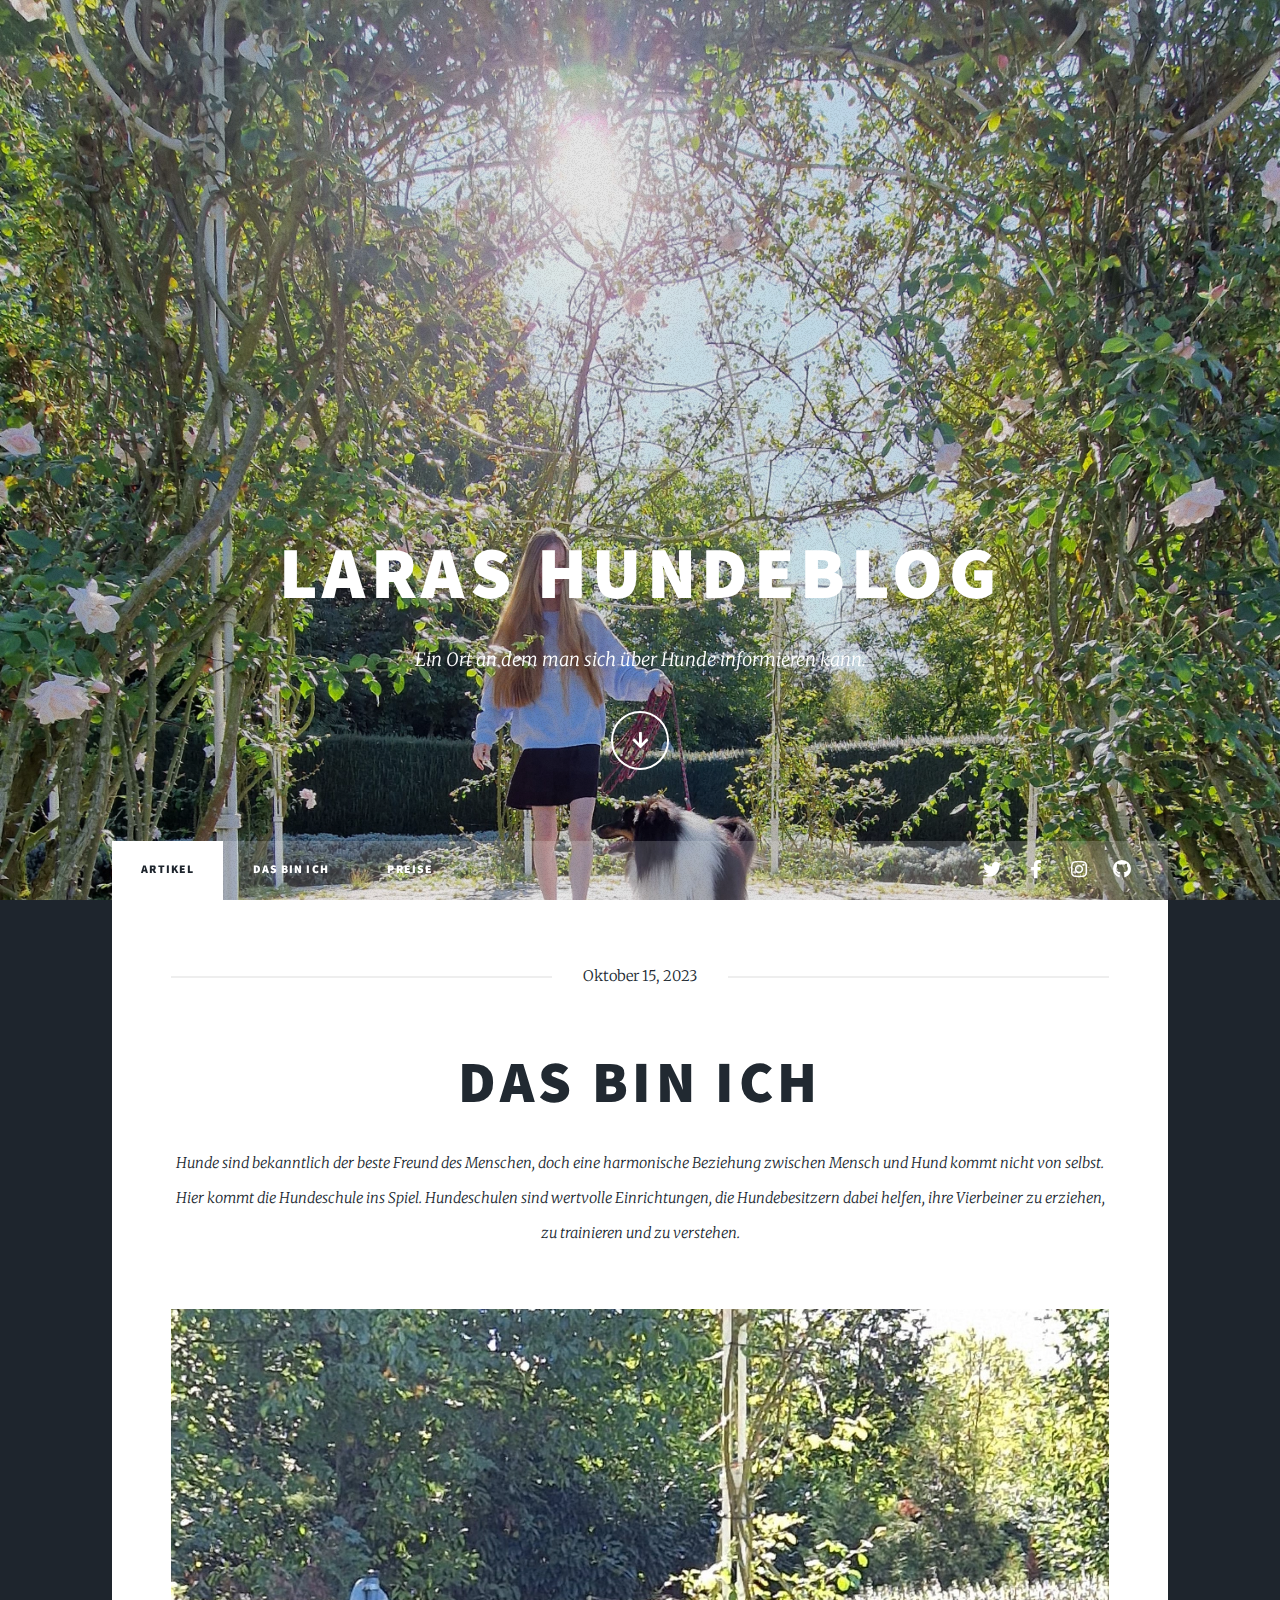
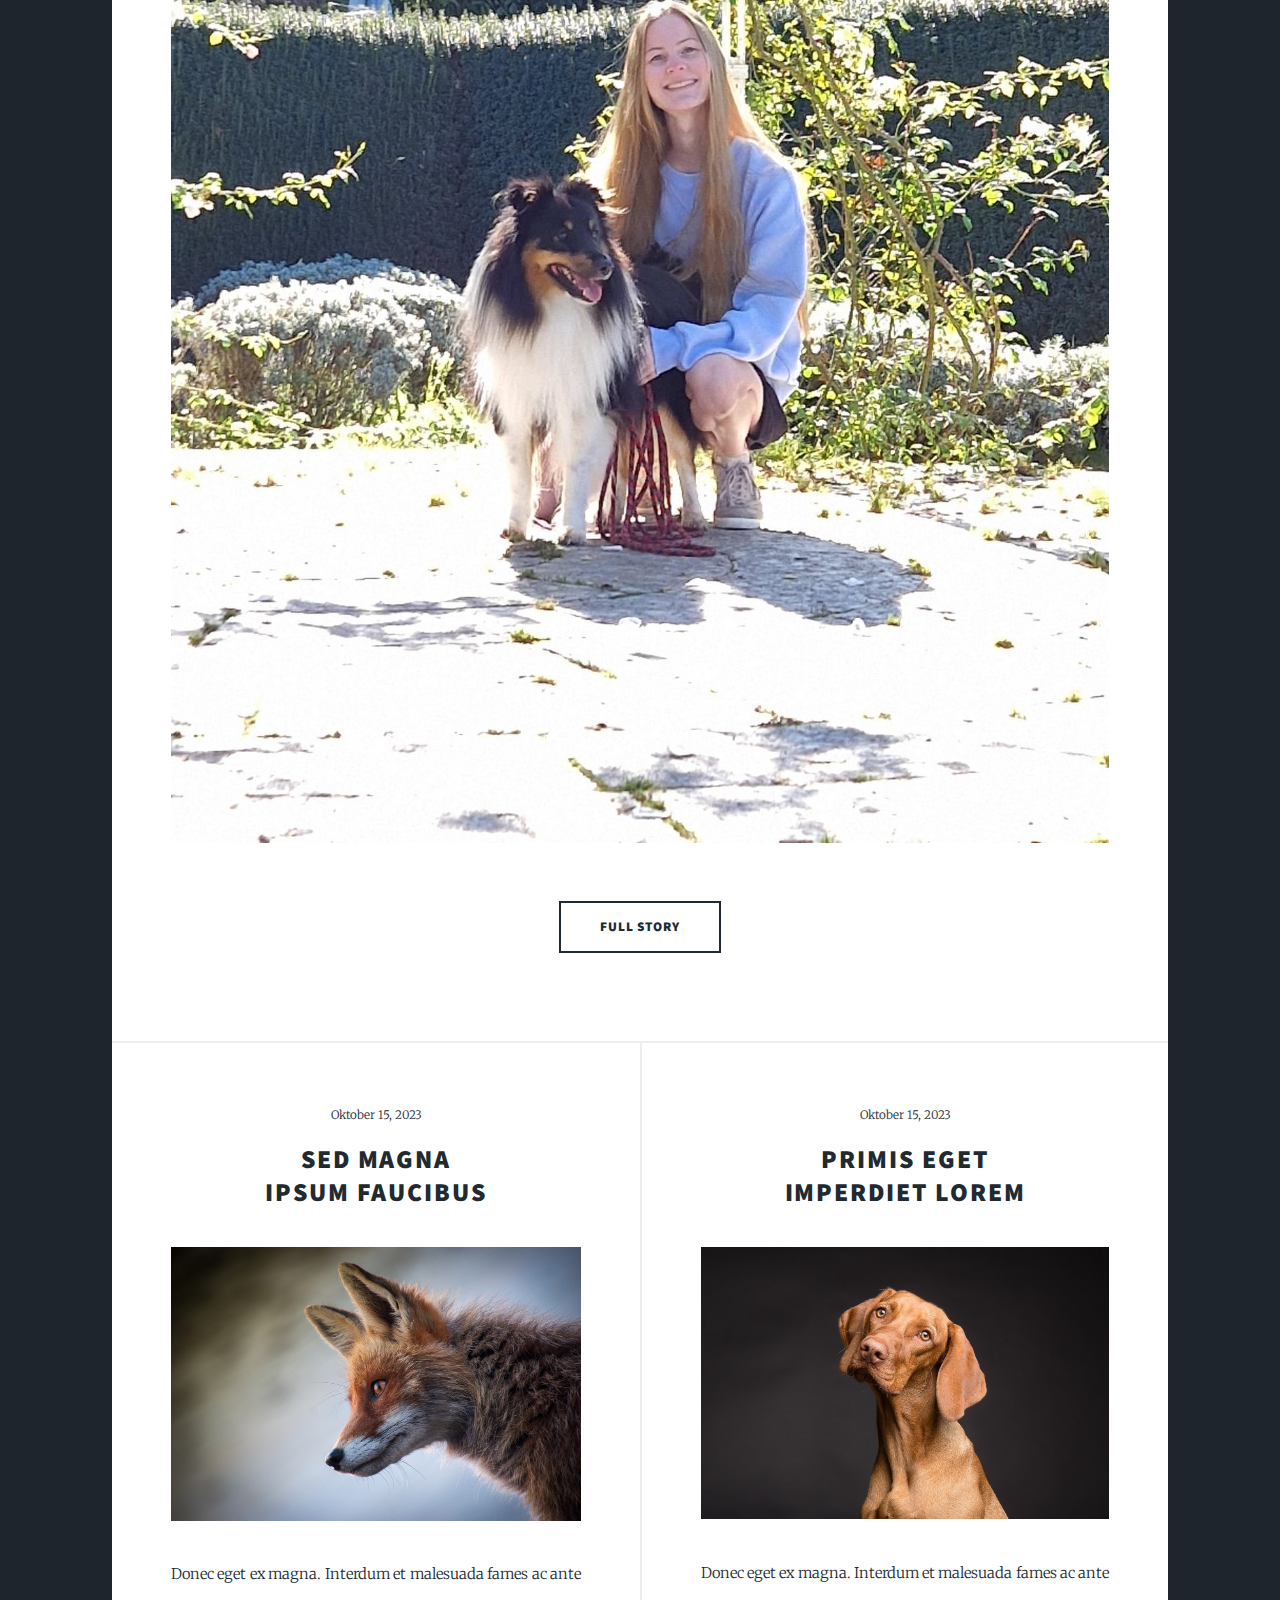
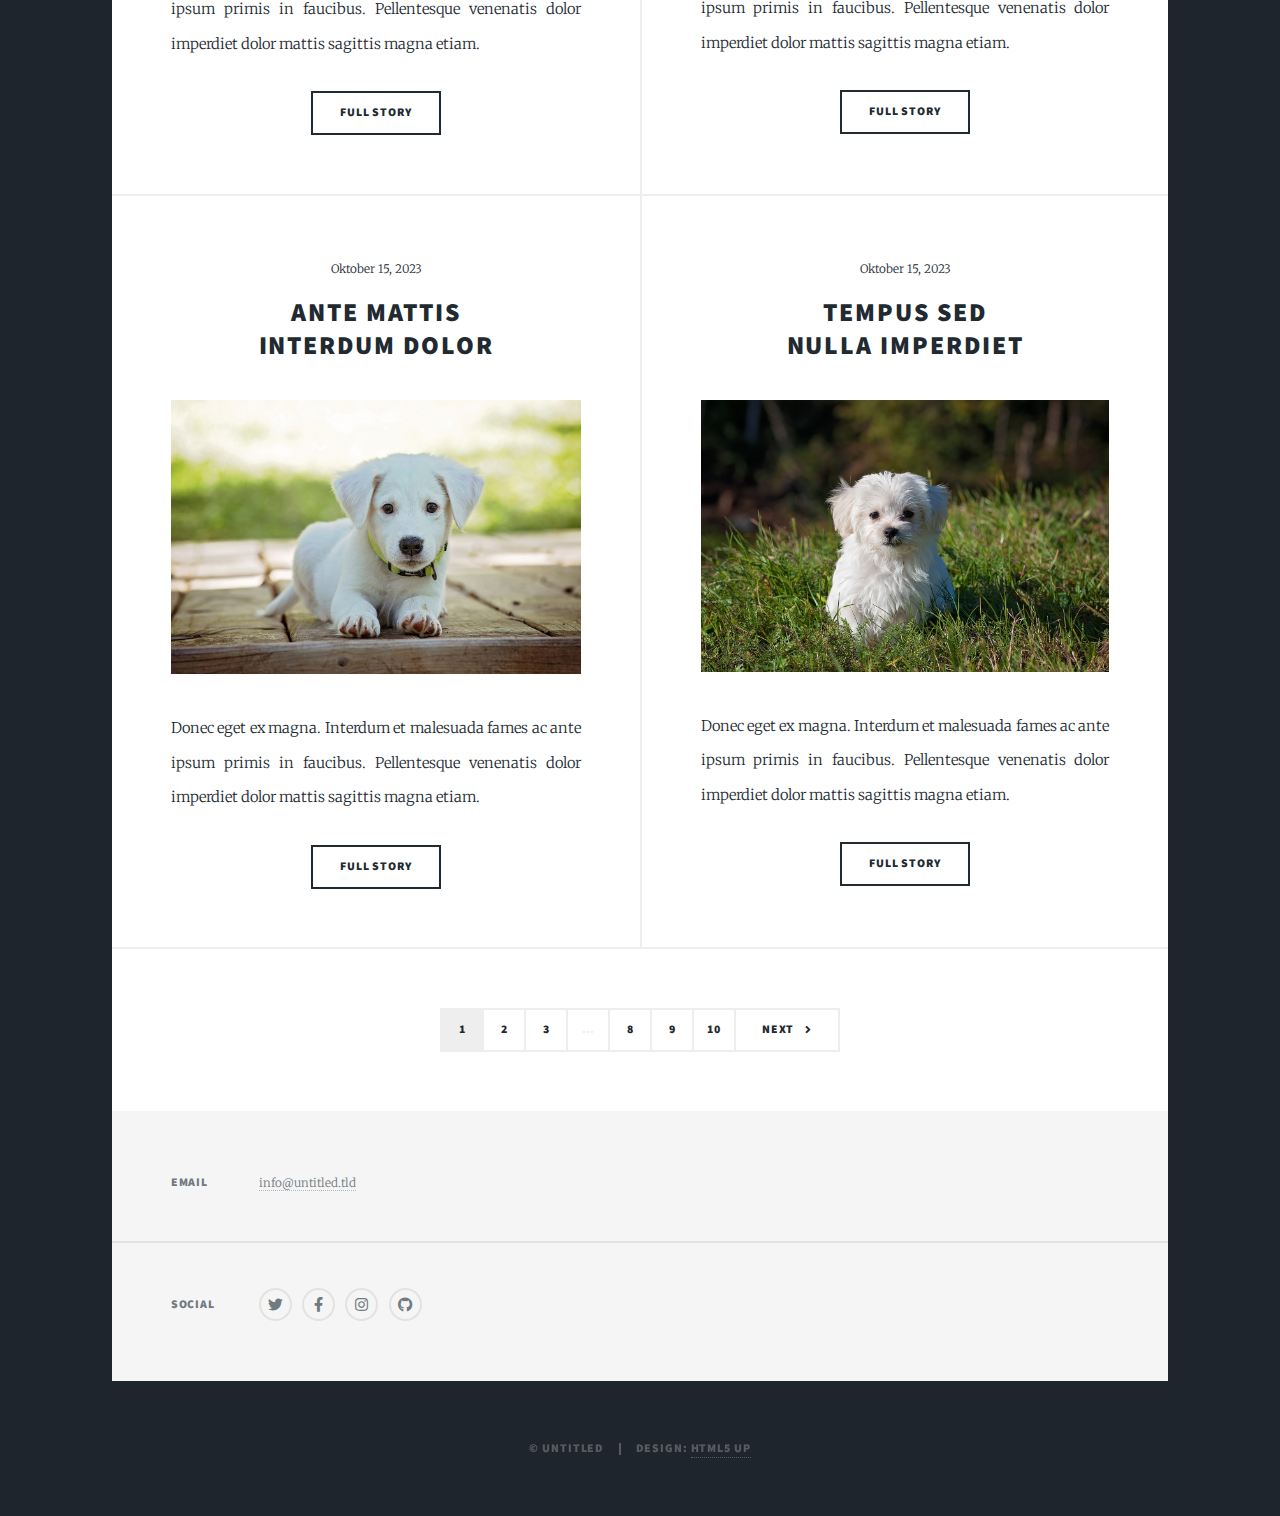
<file: index.html>
<!DOCTYPE HTML>
<!--
	Massively by HTML5 UP
	html5up.net | @ajlkn
	Free for personal and commercial use under the CCA 3.0 license (html5up.net/license)
-->
<html>
	<head>
		<title>Laras Hundeblog</title>
		<meta charset="utf-8" />
		<meta name="viewport" content="width=device-width, initial-scale=1, user-scalable=no" />
		<link rel="stylesheet" href="assets/css/main.css" />
		<noscript><link rel="stylesheet" href="assets/css/noscript.css" /></noscript>
	</head>
	<body class="is-preload">

		<!-- Wrapper -->
			<div id="wrapper" class="fade-in">

				<!-- Intro -->
					<div id="intro">
						<h1>Laras Hundeblog</h1>
						<p> Ein Ort an dem man sich über Hunde informieren kann.</p>
						<ul class="actions">
							<li><a href="#header" class="button icon solid solo fa-arrow-down scrolly">Continue</a></li>
						</ul>
					</div>

				<!-- Header -->
					<header id="header">
						<a href="index.html" class="logo">Hundeblog</a>
					</header>

				<!-- Nav -->
					<nav id="nav">
						<ul class="links">
							<li class="active"><a href="index.html">Artikel</a></li>
							<li><a href="generic.html">Das bin ich</a></li>
							<li><a href="elements.html">Preise</a></li>
						</ul>
						<ul class="icons">
							<li><a href="#" class="icon brands fa-twitter"><span class="label">Twitter</span></a></li>
							<li><a href="#" class="icon brands fa-facebook-f"><span class="label">Facebook</span></a></li>
							<li><a href="#" class="icon brands fa-instagram"><span class="label">Instagram</span></a></li>
							<li><a href="#" class="icon brands fa-github"><span class="label">GitHub</span></a></li>
						</ul>
					</nav>

				<!-- Main -->
					<div id="main">

						<!-- Featured Post -->
							<article class="post featured">
								<header class="major">
									<span class="date">Oktober 15, 2023</span>
									<h2><a href="#">Das bin ich</a></h2>
									<p>Hunde sind bekanntlich der beste Freund des Menschen, doch eine harmonische Beziehung zwischen Mensch und Hund kommt nicht von selbst. Hier kommt die Hundeschule ins Spiel. Hundeschulen sind wertvolle Einrichtungen, die Hundebesitzern dabei helfen, ihre Vierbeiner zu erziehen, zu trainieren und zu verstehen.</p>
								</header>
								<a href="#" class="image main"><img src="images/pic01.jpg" alt="" /></a>
								<ul class="actions special">
									<li><a href="generic.html" class="button large">Full Story</a></li>
								</ul>
							</article>

						<!-- Posts -->
							<section class="posts">
								<article>
									<header>
										<span class="date">Oktober 15, 2023</span>
										<h2><a href="#">Sed magna<br />
										ipsum faucibus</a></h2>
									</header>
									<a href="#" class="image fit"><img src="images/pic02.jpg" alt="" /></a>
									<p>Donec eget ex magna. Interdum et malesuada fames ac ante ipsum primis in faucibus. Pellentesque venenatis dolor imperdiet dolor mattis sagittis magna etiam.</p>
									<ul class="actions special">
										<li><a href="#" class="button">Full Story</a></li>
									</ul>
								</article>
								<article>
									<header>
										<span class="date">Oktober 15, 2023</span>
										<h2><a href="#">Primis eget<br />
										imperdiet lorem</a></h2>
									</header>
									<a href="#" class="image fit"><img src="images/pic03.jpg" alt="" /></a>
									<p>Donec eget ex magna. Interdum et malesuada fames ac ante ipsum primis in faucibus. Pellentesque venenatis dolor imperdiet dolor mattis sagittis magna etiam.</p>
									<ul class="actions special">
										<li><a href="#" class="button">Full Story</a></li>
									</ul>
								</article>
								<article>
									<header>
										<span class="date">Oktober 15, 2023</span>
										<h2><a href="#">Ante mattis<br />
										interdum dolor</a></h2>
									</header>
									<a href="#" class="image fit"><img src="images/pic04.jpg" alt="" /></a>
									<p>Donec eget ex magna. Interdum et malesuada fames ac ante ipsum primis in faucibus. Pellentesque venenatis dolor imperdiet dolor mattis sagittis magna etiam.</p>
									<ul class="actions special">
										<li><a href="#" class="button">Full Story</a></li>
									</ul>
								</article>
								<article>
									<header>
										<span class="date">Oktober 15, 2023</span>
										<h2><a href="#">Tempus sed<br />
										nulla imperdiet</a></h2>
									</header>
									<a href="#" class="image fit"><img src="images/pic05.jpg" alt="" /></a>
									<p>Donec eget ex magna. Interdum et malesuada fames ac ante ipsum primis in faucibus. Pellentesque venenatis dolor imperdiet dolor mattis sagittis magna etiam.</p>
									<ul class="actions special">
										<li><a href="#" class="button">Full Story</a></li>
									</ul>
								</article>
							</section>

						<!-- Footer -->
							<footer>
								<div class="pagination">
									<!--<a href="#" class="previous">Prev</a>-->
									<a href="#" class="page active">1</a>
									<a href="#" class="page">2</a>
									<a href="#" class="page">3</a>
									<span class="extra">&hellip;</span>
									<a href="#" class="page">8</a>
									<a href="#" class="page">9</a>
									<a href="#" class="page">10</a>
									<a href="#" class="next">Next</a>
								</div>
							</footer>

					</div>

				<!-- Footer -->
					<footer id="footer">
						<section class="split contact">
							<section>
								<h3>Email</h3>
								<p><a href="#">info@untitled.tld</a></p>
							</section>
							<section>
								<h3>Social</h3>
								<ul class="icons alt">
									<li><a href="#" class="icon brands alt fa-twitter"><span class="label">Twitter</span></a></li>
									<li><a href="#" class="icon brands alt fa-facebook-f"><span class="label">Facebook</span></a></li>
									<li><a href="#" class="icon brands alt fa-instagram"><span class="label">Instagram</span></a></li>
									<li><a href="#" class="icon brands alt fa-github"><span class="label">GitHub</span></a></li>
								</ul>
							</section>
						</section>
					</footer>

				<!-- Copyright -->
					<div id="copyright">
						<ul><li>&copy; Untitled</li><li>Design: <a href="https://html5up.net">HTML5 UP</a></li></ul>
					</div>

			</div>

		<!-- Scripts -->
			<script src="assets/js/jquery.min.js"></script>
			<script src="assets/js/jquery.scrollex.min.js"></script>
			<script src="assets/js/jquery.scrolly.min.js"></script>
			<script src="assets/js/browser.min.js"></script>
			<script src="assets/js/breakpoints.min.js"></script>
			<script src="assets/js/util.js"></script>
			<script src="assets/js/main.js"></script>

	</body>
</html>
</file>
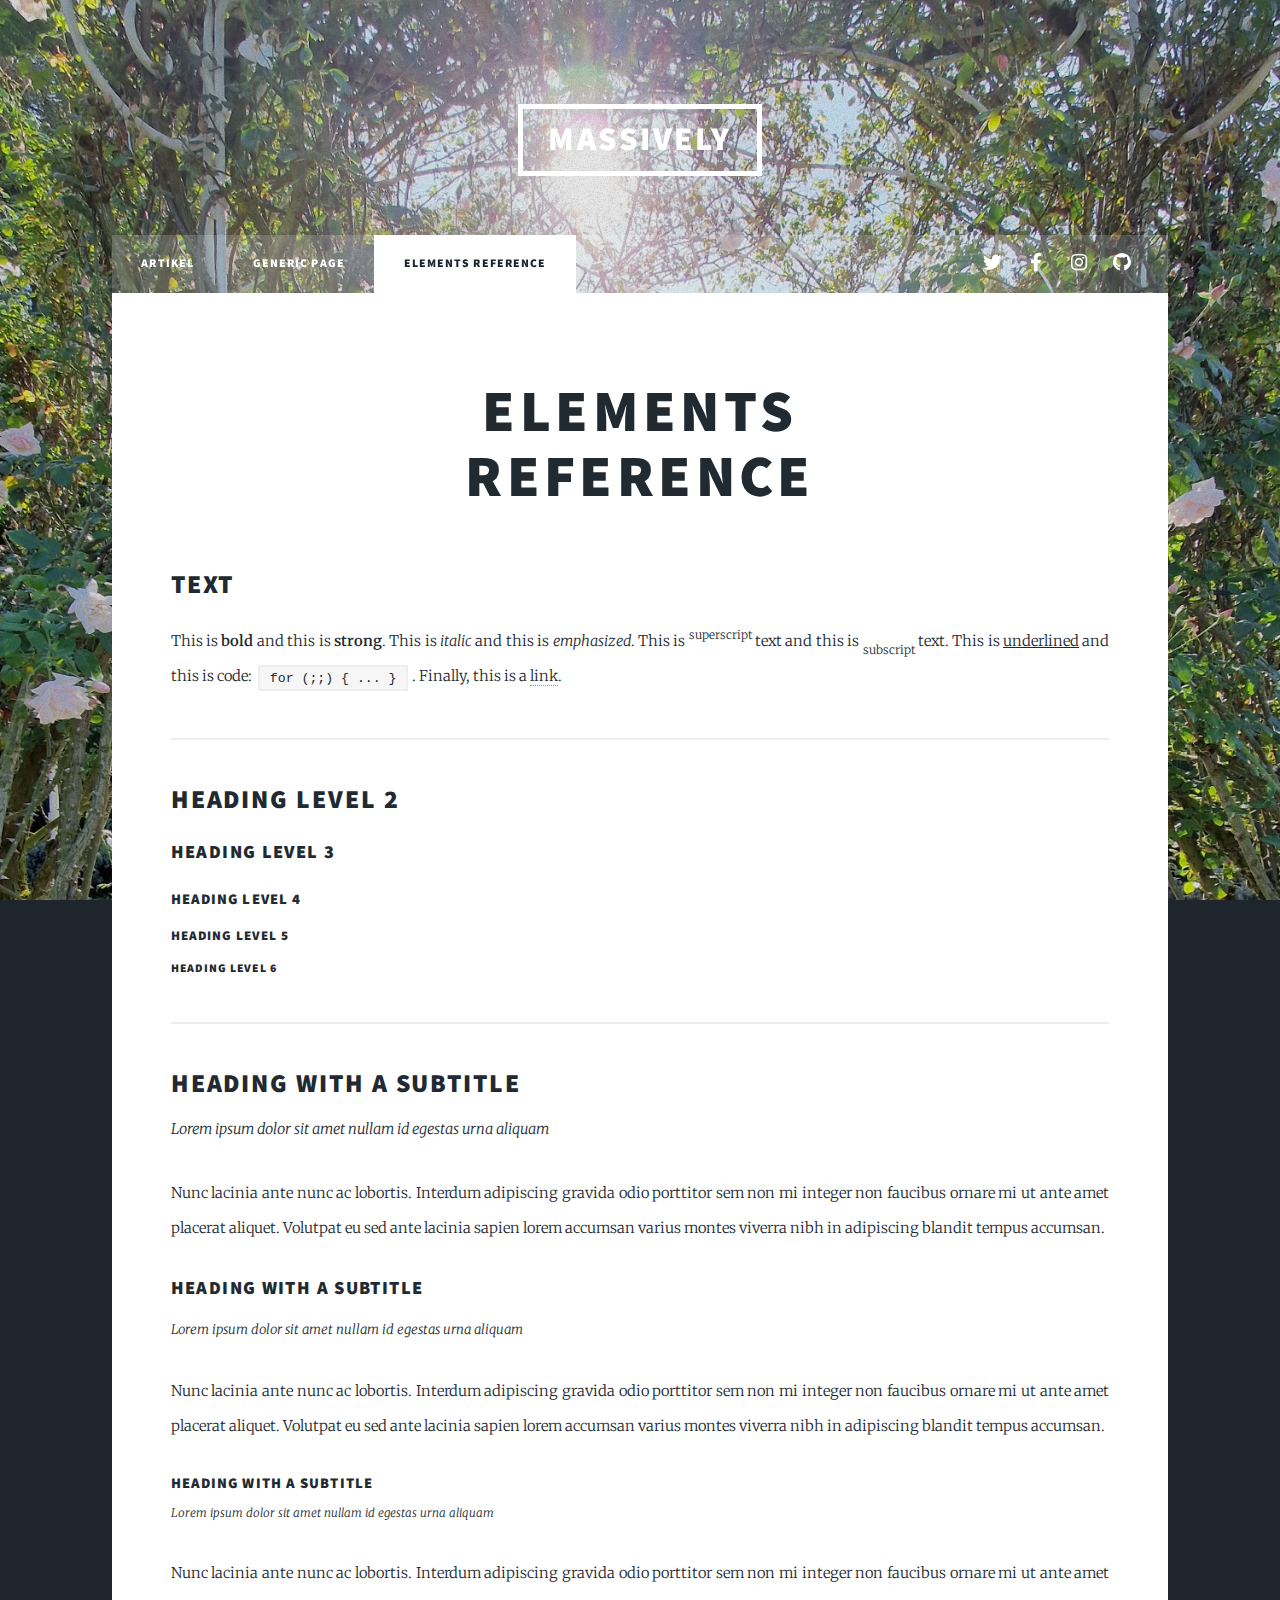
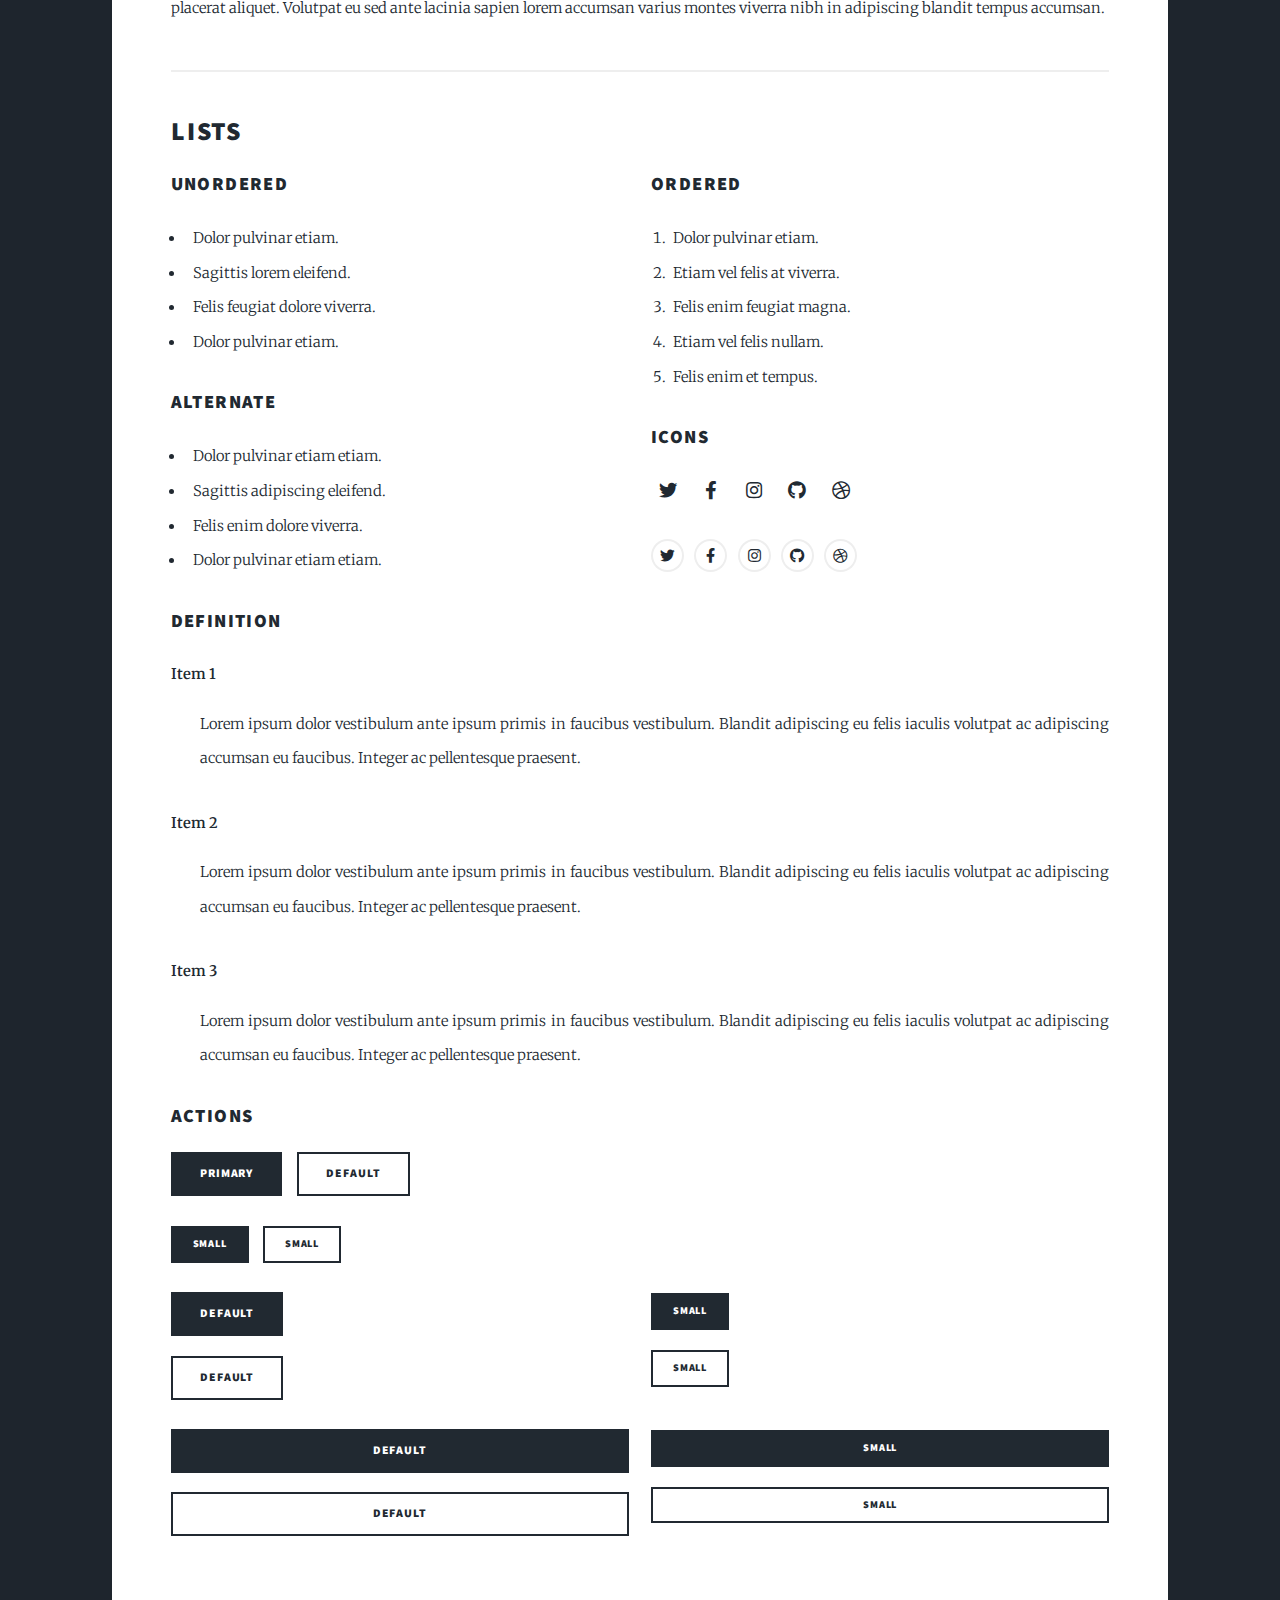
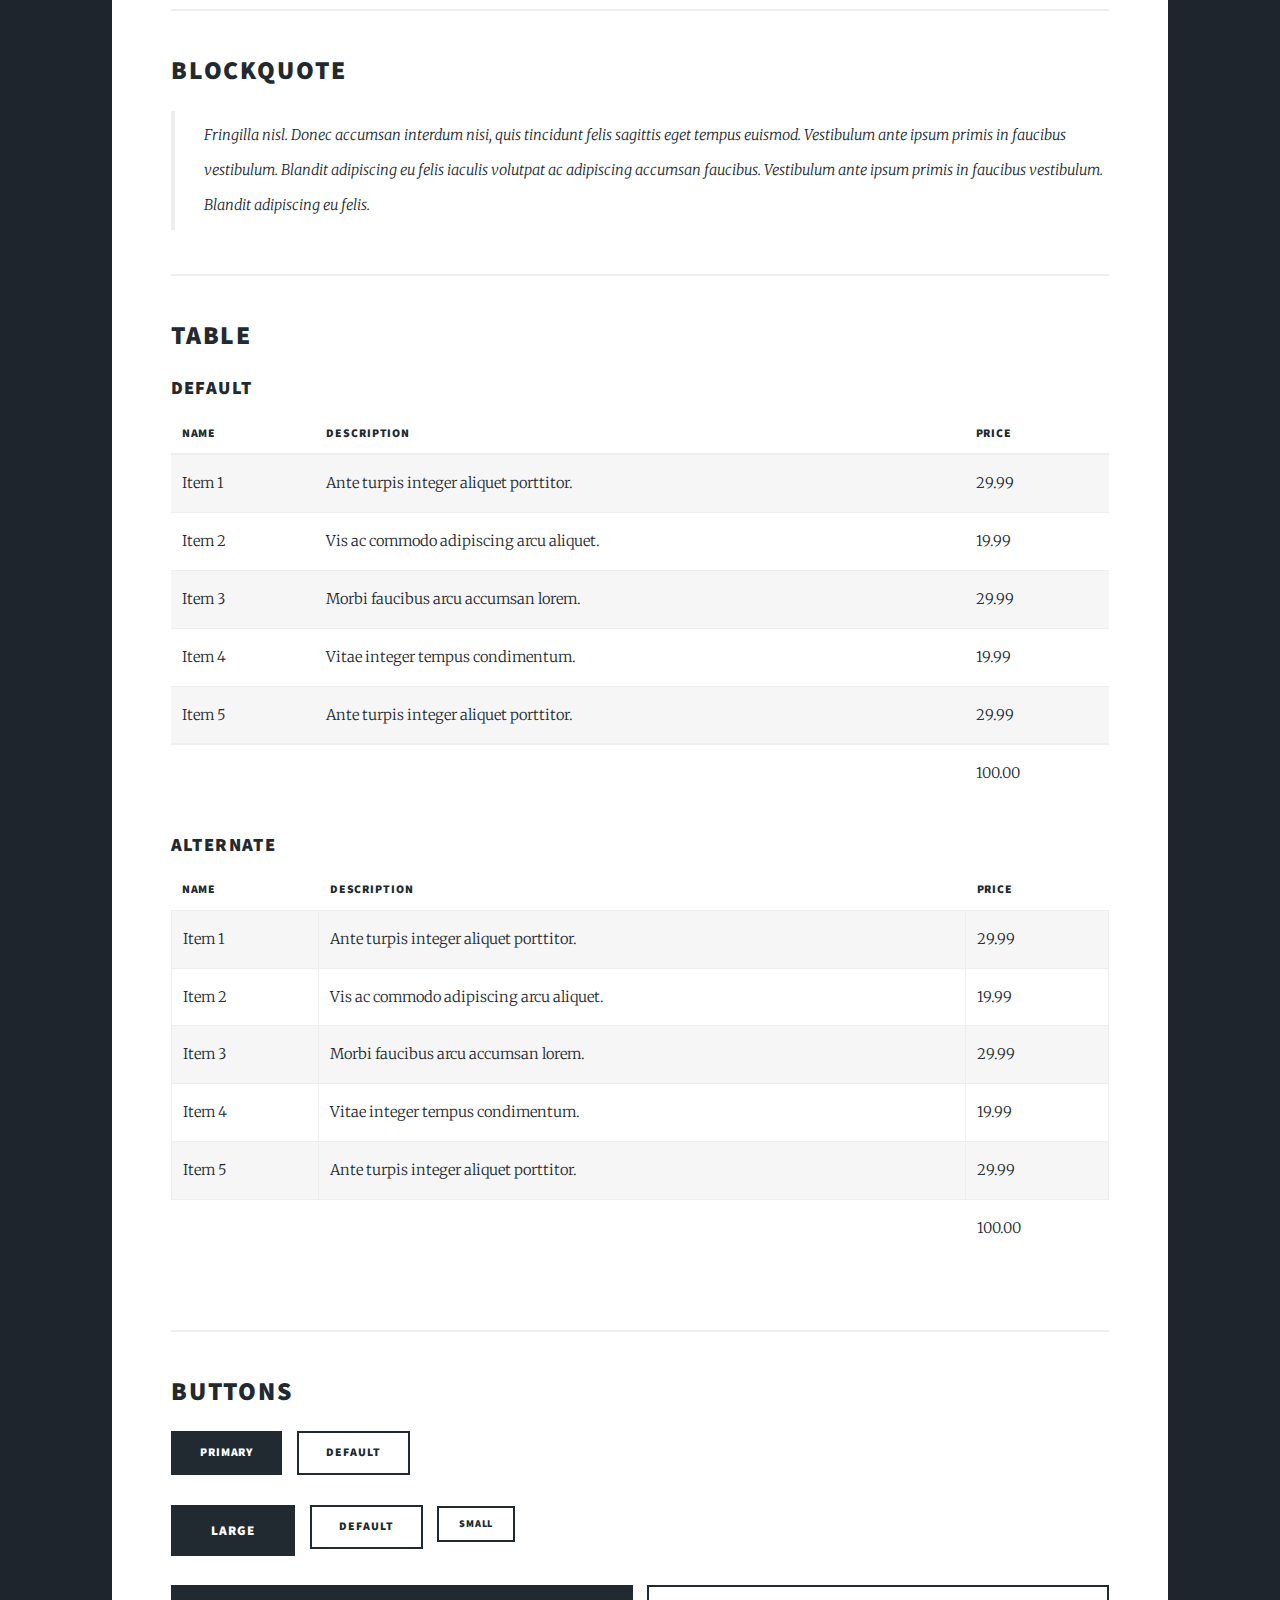
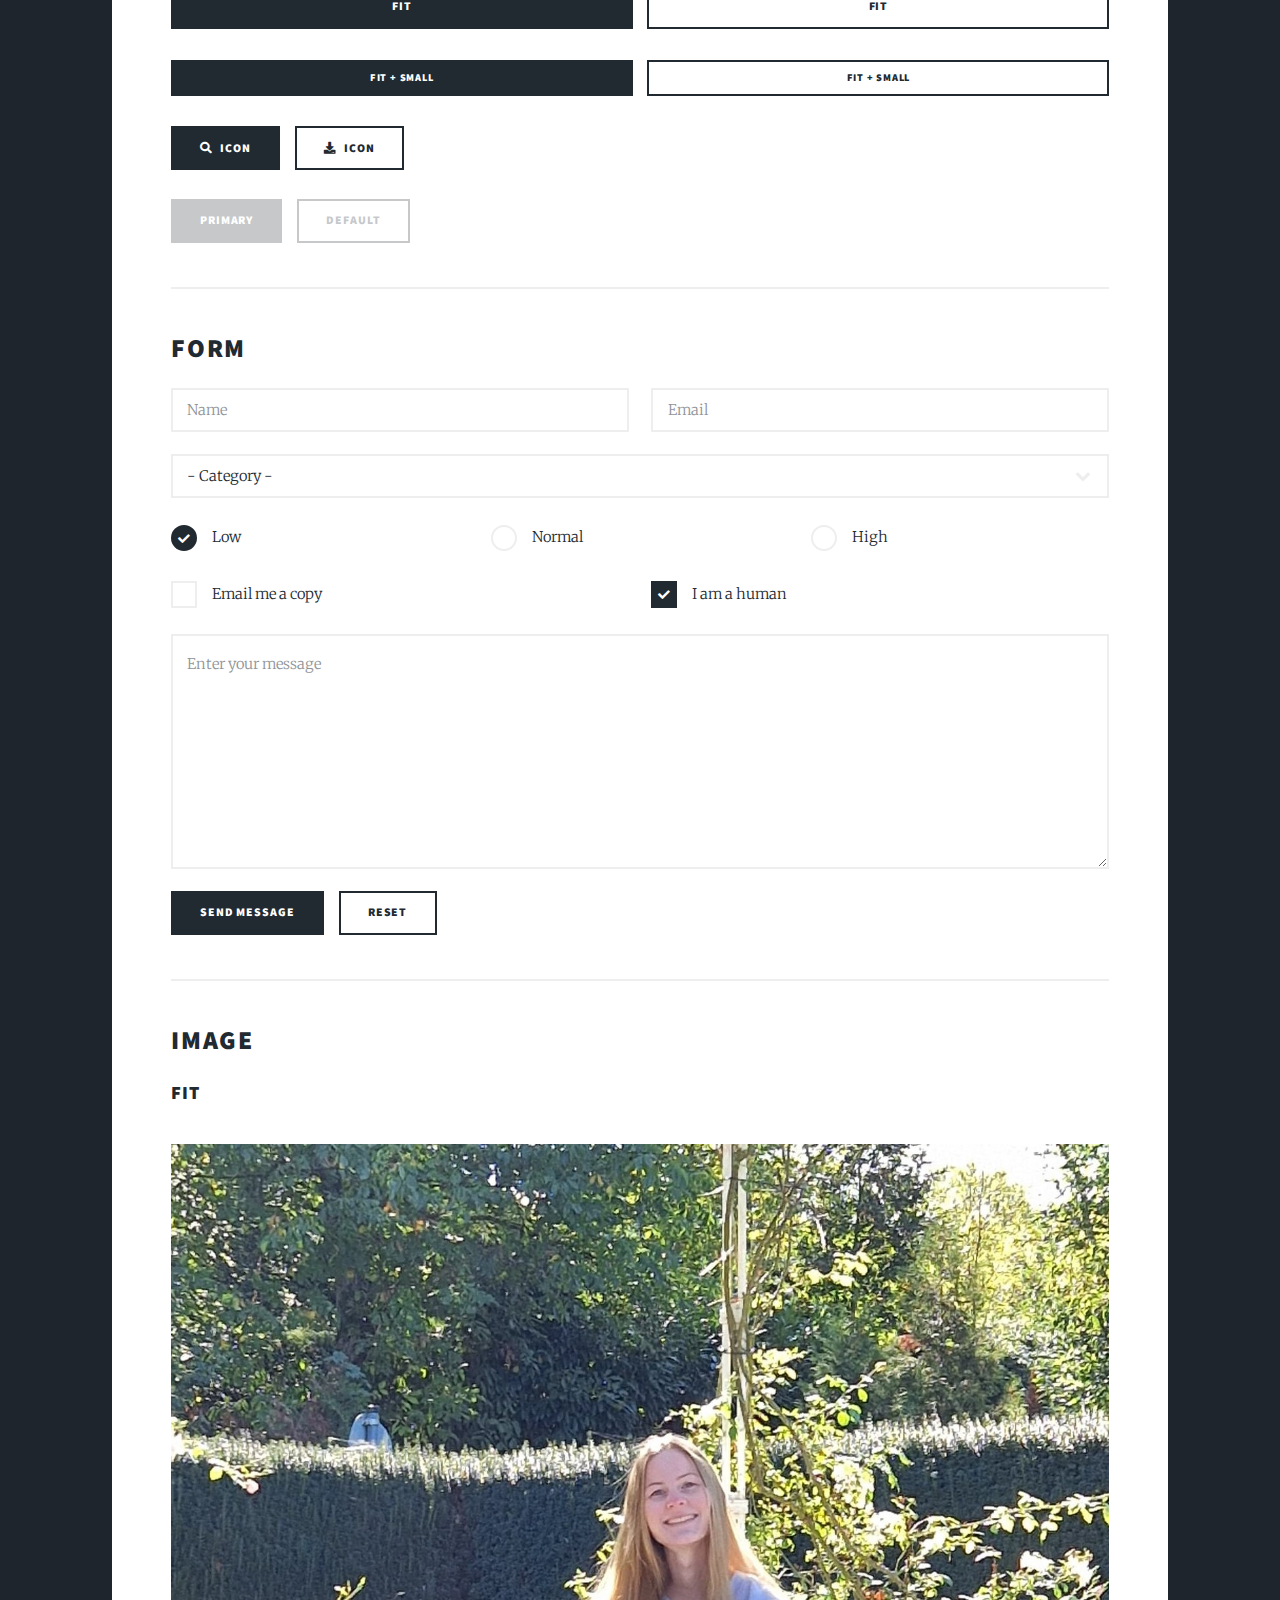
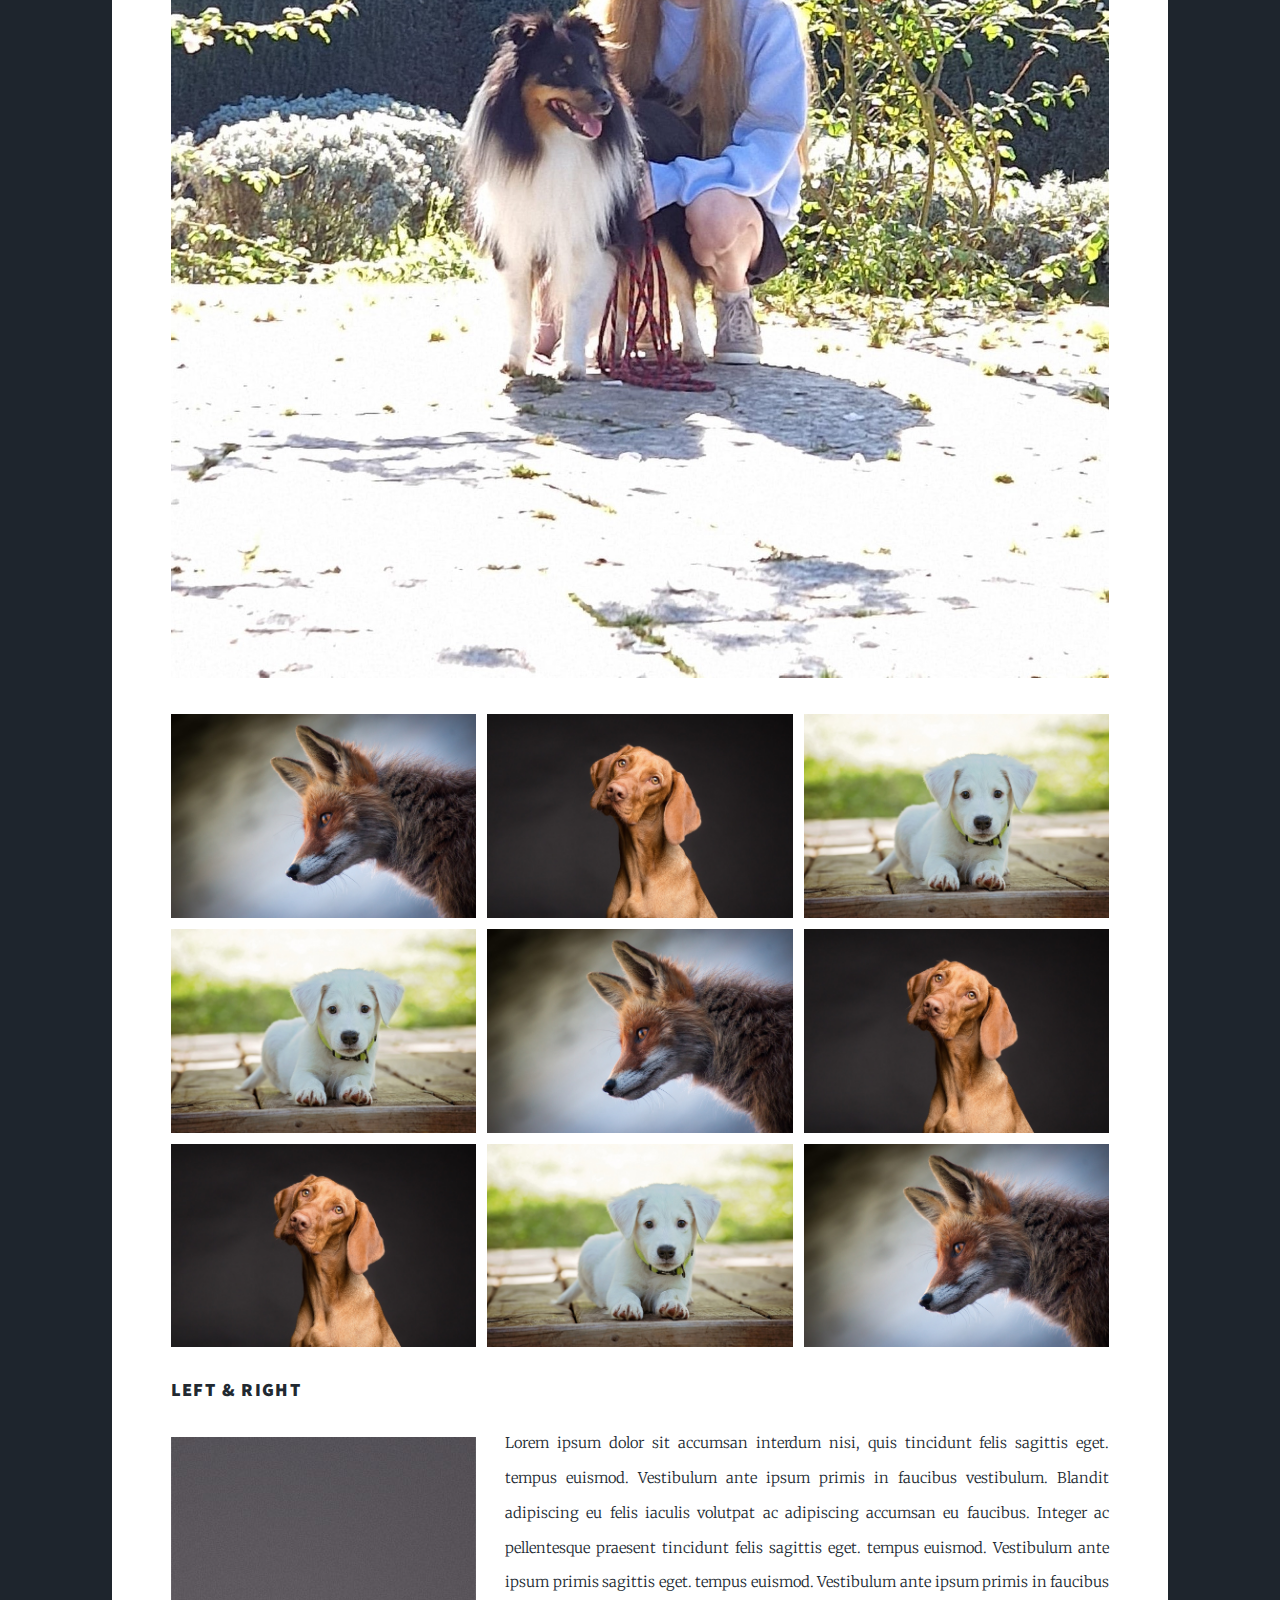
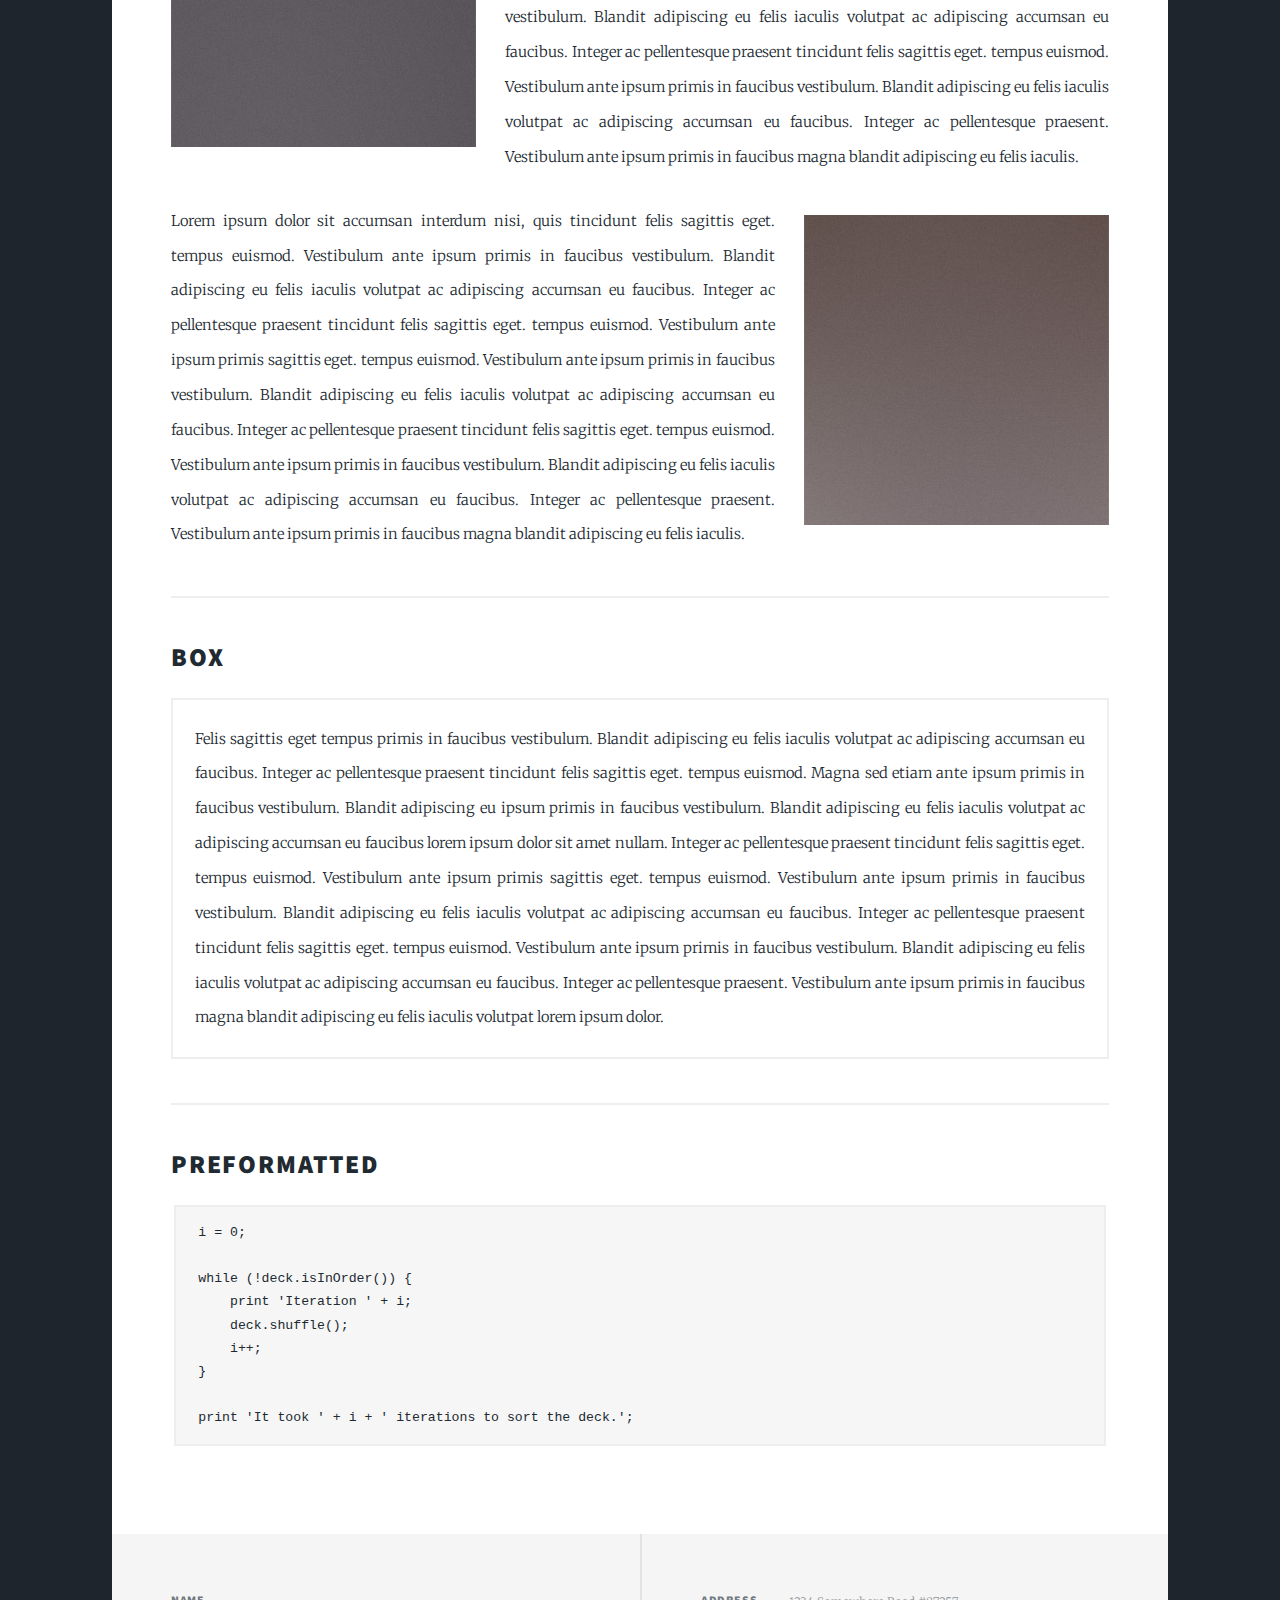
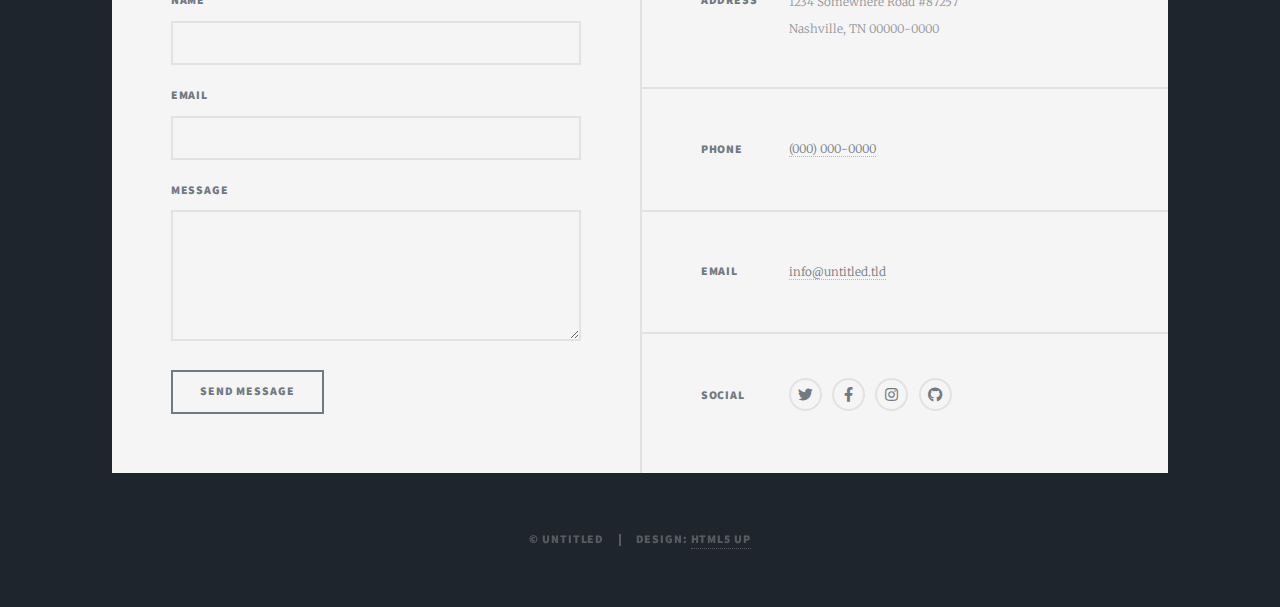
<file: elements copy.html>
<!DOCTYPE HTML>
<!--
	Massively by HTML5 UP
	html5up.net | @ajlkn
	Free for personal and commercial use under the CCA 3.0 license (html5up.net/license)
-->
<html>
	<head>
		<title>Elements Reference - Massively by HTML5 UP</title>
		<meta charset="utf-8" />
		<meta name="viewport" content="width=device-width, initial-scale=1, user-scalable=no" />
		<link rel="stylesheet" href="assets/css/main.css" />
		<noscript><link rel="stylesheet" href="assets/css/noscript.css" /></noscript>
	</head>
	<body class="is-preload">

		<!-- Wrapper -->
			<div id="wrapper">

				<!-- Header -->
					<header id="header">
						<a href="index.html" class="logo">Massively</a>
					</header>

				<!-- Nav -->
					<nav id="nav">
						<ul class="links">
							<li><a href="index.html">Artikel</a></li>
							<li><a href="generic.html">Generic Page</a></li>
							<li class="active"><a href="elements.html">Elements Reference</a></li>
						</ul>
						<ul class="icons">
							<li><a href="#" class="icon brands fa-twitter"><span class="label">Twitter</span></a></li>
							<li><a href="#" class="icon brands fa-facebook-f"><span class="label">Facebook</span></a></li>
							<li><a href="#" class="icon brands fa-instagram"><span class="label">Instagram</span></a></li>
							<li><a href="#" class="icon brands fa-github"><span class="label">GitHub</span></a></li>
						</ul>
					</nav>

				<!-- Main -->
					<div id="main">

						<!-- Post -->
							<section class="post">
								<header class="major">
									<h1>Elements<br />
									Reference</h1>
								</header>

								<!-- Text stuff -->
									<h2>Text</h2>
									<p>This is <b>bold</b> and this is <strong>strong</strong>. This is <i>italic</i> and this is <em>emphasized</em>.
									This is <sup>superscript</sup> text and this is <sub>subscript</sub> text.
									This is <u>underlined</u> and this is code: <code>for (;;) { ... }</code>.
									Finally, this is a <a href="#">link</a>.</p>
									<hr />
									<h2>Heading Level 2</h2>
									<h3>Heading Level 3</h3>
									<h4>Heading Level 4</h4>
									<h5>Heading Level 5</h5>
									<h6>Heading Level 6</h6>
									<hr />
									<header>
										<h2>Heading with a Subtitle</h2>
										<p>Lorem ipsum dolor sit amet nullam id egestas urna aliquam</p>
									</header>
									<p>Nunc lacinia ante nunc ac lobortis. Interdum adipiscing gravida odio porttitor sem non mi integer non faucibus ornare mi ut ante amet placerat aliquet. Volutpat eu sed ante lacinia sapien lorem accumsan varius montes viverra nibh in adipiscing blandit tempus accumsan.</p>
									<header>
										<h3>Heading with a Subtitle</h3>
										<p>Lorem ipsum dolor sit amet nullam id egestas urna aliquam</p>
									</header>
									<p>Nunc lacinia ante nunc ac lobortis. Interdum adipiscing gravida odio porttitor sem non mi integer non faucibus ornare mi ut ante amet placerat aliquet. Volutpat eu sed ante lacinia sapien lorem accumsan varius montes viverra nibh in adipiscing blandit tempus accumsan.</p>
									<header>
										<h4>Heading with a Subtitle</h4>
										<p>Lorem ipsum dolor sit amet nullam id egestas urna aliquam</p>
									</header>
									<p>Nunc lacinia ante nunc ac lobortis. Interdum adipiscing gravida odio porttitor sem non mi integer non faucibus ornare mi ut ante amet placerat aliquet. Volutpat eu sed ante lacinia sapien lorem accumsan varius montes viverra nibh in adipiscing blandit tempus accumsan.</p>

									<hr />

								<!-- Lists -->
									<h2>Lists</h2>
									<div class="row">
										<div class="col-6 col-12-small">

											<h3>Unordered</h3>
											<ul>
												<li>Dolor pulvinar etiam.</li>
												<li>Sagittis lorem eleifend.</li>
												<li>Felis feugiat dolore viverra.</li>
												<li>Dolor pulvinar etiam.</li>
											</ul>

											<h3>Alternate</h3>
											<ul class="alt">
												<li>Dolor pulvinar etiam etiam.</li>
												<li>Sagittis adipiscing eleifend.</li>
												<li>Felis enim dolore viverra.</li>
												<li>Dolor pulvinar etiam etiam.</li>
											</ul>

										</div>
										<div class="col-6 col-12-small">

											<h3>Ordered</h3>
											<ol>
												<li>Dolor pulvinar etiam.</li>
												<li>Etiam vel felis at viverra.</li>
												<li>Felis enim feugiat magna.</li>
												<li>Etiam vel felis nullam.</li>
												<li>Felis enim et tempus.</li>
											</ol>

											<h3>Icons</h3>
											<ul class="icons">
												<li><a href="#" class="icon brands fa-twitter"><span class="label">Twitter</span></a></li>
												<li><a href="#" class="icon brands fa-facebook-f"><span class="label">Facebook</span></a></li>
												<li><a href="#" class="icon brands fa-instagram"><span class="label">Instagram</span></a></li>
												<li><a href="#" class="icon brands fa-github"><span class="label">Github</span></a></li>
												<li><a href="#" class="icon brands fa-dribbble"><span class="label">Dribbble</span></a></li>
											</ul>
											<ul class="icons alt">
												<li><a href="#" class="icon brands alt fa-twitter"><span class="label">Twitter</span></a></li>
												<li><a href="#" class="icon brands alt fa-facebook-f"><span class="label">Facebook</span></a></li>
												<li><a href="#" class="icon brands alt fa-instagram"><span class="label">Instagram</span></a></li>
												<li><a href="#" class="icon brands alt fa-github"><span class="label">Github</span></a></li>
												<li><a href="#" class="icon brands alt fa-dribbble"><span class="label">Dribbble</span></a></li>
											</ul>

										</div>
									</div>
									<h3>Definition</h3>
									<dl>
										<dt>Item 1</dt>
										<dd>
											<p>Lorem ipsum dolor vestibulum ante ipsum primis in faucibus vestibulum. Blandit adipiscing eu felis iaculis volutpat ac adipiscing accumsan eu faucibus. Integer ac pellentesque praesent.</p>
										</dd>
										<dt>Item 2</dt>
										<dd>
											<p>Lorem ipsum dolor vestibulum ante ipsum primis in faucibus vestibulum. Blandit adipiscing eu felis iaculis volutpat ac adipiscing accumsan eu faucibus. Integer ac pellentesque praesent.</p>
										</dd>
										<dt>Item 3</dt>
										<dd>
											<p>Lorem ipsum dolor vestibulum ante ipsum primis in faucibus vestibulum. Blandit adipiscing eu felis iaculis volutpat ac adipiscing accumsan eu faucibus. Integer ac pellentesque praesent.</p>
										</dd>
									</dl>

									<h3>Actions</h3>
									<ul class="actions">
										<li><a href="#" class="button primary">Primary</a></li>
										<li><a href="#" class="button">Default</a></li>
									</ul>
									<ul class="actions small">
										<li><a href="#" class="button primary small">Small</a></li>
										<li><a href="#" class="button small">Small</a></li>
									</ul>
									<div class="row">
										<div class="col-6 col-12-small">
											<ul class="actions stacked">
												<li><a href="#" class="button primary">Default</a></li>
												<li><a href="#" class="button">Default</a></li>
											</ul>
										</div>
										<div class="col-6 col-12-small">
											<ul class="actions stacked">
												<li><a href="#" class="button primary small">Small</a></li>
												<li><a href="#" class="button small">Small</a></li>
											</ul>
										</div>
									</div>
									<div class="row">
										<div class="col-6 col-12-small">
											<ul class="actions stacked">
												<li><a href="#" class="button primary fit">Default</a></li>
												<li><a href="#" class="button fit">Default</a></li>
											</ul>
										</div>
										<div class="col-6 col-12-small">
											<ul class="actions stacked">
												<li><a href="#" class="button primary small fit">Small</a></li>
												<li><a href="#" class="button small fit">Small</a></li>
											</ul>
										</div>
									</div>

									<hr />

								<!-- Blockquote -->
									<h2>Blockquote</h2>
									<blockquote>Fringilla nisl. Donec accumsan interdum nisi, quis tincidunt felis sagittis eget tempus euismod. Vestibulum ante ipsum primis in faucibus vestibulum. Blandit adipiscing eu felis iaculis volutpat ac adipiscing accumsan faucibus. Vestibulum ante ipsum primis in faucibus vestibulum. Blandit adipiscing eu felis.</blockquote>

									<hr />

								<!-- Table -->
									<h2>Table</h2>

									<h3>Default</h3>
									<div class="table-wrapper">
										<table>
											<thead>
												<tr>
													<th>Name</th>
													<th>Description</th>
													<th>Price</th>
												</tr>
											</thead>
											<tbody>
												<tr>
													<td>Item 1</td>
													<td>Ante turpis integer aliquet porttitor.</td>
													<td>29.99</td>
												</tr>
												<tr>
													<td>Item 2</td>
													<td>Vis ac commodo adipiscing arcu aliquet.</td>
													<td>19.99</td>
												</tr>
												<tr>
													<td>Item 3</td>
													<td> Morbi faucibus arcu accumsan lorem.</td>
													<td>29.99</td>
												</tr>
												<tr>
													<td>Item 4</td>
													<td>Vitae integer tempus condimentum.</td>
													<td>19.99</td>
												</tr>
												<tr>
													<td>Item 5</td>
													<td>Ante turpis integer aliquet porttitor.</td>
													<td>29.99</td>
												</tr>
											</tbody>
											<tfoot>
												<tr>
													<td colspan="2"></td>
													<td>100.00</td>
												</tr>
											</tfoot>
										</table>
									</div>

									<h3>Alternate</h3>
									<div class="table-wrapper">
										<table class="alt">
											<thead>
												<tr>
													<th>Name</th>
													<th>Description</th>
													<th>Price</th>
												</tr>
											</thead>
											<tbody>
												<tr>
													<td>Item 1</td>
													<td>Ante turpis integer aliquet porttitor.</td>
													<td>29.99</td>
												</tr>
												<tr>
													<td>Item 2</td>
													<td>Vis ac commodo adipiscing arcu aliquet.</td>
													<td>19.99</td>
												</tr>
												<tr>
													<td>Item 3</td>
													<td> Morbi faucibus arcu accumsan lorem.</td>
													<td>29.99</td>
												</tr>
												<tr>
													<td>Item 4</td>
													<td>Vitae integer tempus condimentum.</td>
													<td>19.99</td>
												</tr>
												<tr>
													<td>Item 5</td>
													<td>Ante turpis integer aliquet porttitor.</td>
													<td>29.99</td>
												</tr>
											</tbody>
											<tfoot>
												<tr>
													<td colspan="2"></td>
													<td>100.00</td>
												</tr>
											</tfoot>
										</table>
									</div>

									<hr />

								<!-- Buttons -->
									<h2>Buttons</h2>
									<ul class="actions">
										<li><a href="#" class="button primary">Primary</a></li>
										<li><a href="#" class="button">Default</a></li>
									</ul>
									<ul class="actions">
										<li><a href="#" class="button primary large">Large</a></li>
										<li><a href="#" class="button">Default</a></li>
										<li><a href="#" class="button small">Small</a></li>
									</ul>
									<ul class="actions fit">
										<li><a href="#" class="button primary fit">Fit</a></li>
										<li><a href="#" class="button fit">Fit</a></li>
									</ul>
									<ul class="actions fit small">
										<li><a href="#" class="button primary fit small">Fit + Small</a></li>
										<li><a href="#" class="button fit small">Fit + Small</a></li>
									</ul>
									<ul class="actions">
										<li><a href="#" class="button primary icon solid fa-search">Icon</a></li>
										<li><a href="#" class="button icon solid fa-download">Icon</a></li>
									</ul>
									<ul class="actions">
										<li><span class="button primary disabled">Primary</span></li>
										<li><span class="button disabled">Default</span></li>
									</ul>

									<hr />

								<!-- Form -->
									<h2>Form</h2>

									<form method="post" action="#">
										<div class="row gtr-uniform">
											<div class="col-6 col-12-xsmall">
												<input type="text" name="demo-name" id="demo-name" value="" placeholder="Name" />
											</div>
											<div class="col-6 col-12-xsmall">
												<input type="email" name="demo-email" id="demo-email" value="" placeholder="Email" />
											</div>
											<!-- Break -->
											<div class="col-12">
												<select name="demo-category" id="demo-category">
													<option value="">- Category -</option>
													<option value="1">Manufacturing</option>
													<option value="1">Shipping</option>
													<option value="1">Administration</option>
													<option value="1">Human Resources</option>
												</select>
											</div>
											<!-- Break -->
											<div class="col-4 col-12-small">
												<input type="radio" id="demo-priority-low" name="demo-priority" checked>
												<label for="demo-priority-low">Low</label>
											</div>
											<div class="col-4 col-12-small">
												<input type="radio" id="demo-priority-normal" name="demo-priority">
												<label for="demo-priority-normal">Normal</label>
											</div>
											<div class="col-4 col-12-small">
												<input type="radio" id="demo-priority-high" name="demo-priority">
												<label for="demo-priority-high">High</label>
											</div>
											<!-- Break -->
											<div class="col-6 col-12-small">
												<input type="checkbox" id="demo-copy" name="demo-copy">
												<label for="demo-copy">Email me a copy</label>
											</div>
											<div class="col-6 col-12-small">
												<input type="checkbox" id="demo-human" name="demo-human" checked>
												<label for="demo-human">I am a human</label>
											</div>
											<!-- Break -->
											<div class="col-12">
												<textarea name="demo-message" id="demo-message" placeholder="Enter your message" rows="6"></textarea>
											</div>
											<!-- Break -->
											<div class="col-12">
												<ul class="actions">
													<li><input type="submit" value="Send Message" class="primary" /></li>
													<li><input type="reset" value="Reset" /></li>
												</ul>
											</div>
										</div>
									</form>

									<hr />

								<!-- Image -->
									<h2>Image</h2>

									<h3>Fit</h3>
									<span class="image fit"><img src="images/pic01.jpg" alt="" /></span>
									<div class="box alt">
										<div class="row gtr-50 gtr-uniform">
											<div class="col-4"><span class="image fit"><img src="images/pic02.jpg" alt="" /></span></div>
											<div class="col-4"><span class="image fit"><img src="images/pic03.jpg" alt="" /></span></div>
											<div class="col-4"><span class="image fit"><img src="images/pic04.jpg" alt="" /></span></div>
											<!-- Break -->
											<div class="col-4"><span class="image fit"><img src="images/pic04.jpg" alt="" /></span></div>
											<div class="col-4"><span class="image fit"><img src="images/pic02.jpg" alt="" /></span></div>
											<div class="col-4"><span class="image fit"><img src="images/pic03.jpg" alt="" /></span></div>
											<!-- Break -->
											<div class="col-4"><span class="image fit"><img src="images/pic03.jpg" alt="" /></span></div>
											<div class="col-4"><span class="image fit"><img src="images/pic04.jpg" alt="" /></span></div>
											<div class="col-4"><span class="image fit"><img src="images/pic02.jpg" alt="" /></span></div>
										</div>
									</div>

									<h3>Left &amp; Right</h3>
									<p><span class="image left"><img src="images/pic08.jpg" alt="" /></span>Lorem ipsum dolor sit accumsan interdum nisi, quis tincidunt felis sagittis eget. tempus euismod. Vestibulum ante ipsum primis in faucibus vestibulum. Blandit adipiscing eu felis iaculis volutpat ac adipiscing accumsan eu faucibus. Integer ac pellentesque praesent tincidunt felis sagittis eget. tempus euismod. Vestibulum ante ipsum primis sagittis eget. tempus euismod. Vestibulum ante ipsum primis in faucibus vestibulum. Blandit adipiscing eu felis iaculis volutpat ac adipiscing accumsan eu faucibus. Integer ac pellentesque praesent tincidunt felis sagittis eget. tempus euismod. Vestibulum ante ipsum primis in faucibus vestibulum. Blandit adipiscing eu felis iaculis volutpat ac adipiscing accumsan eu faucibus. Integer ac pellentesque praesent. Vestibulum ante ipsum primis in faucibus magna blandit adipiscing eu felis iaculis.</p>
									<p><span class="image right"><img src="images/pic09.jpg" alt="" /></span>Lorem ipsum dolor sit accumsan interdum nisi, quis tincidunt felis sagittis eget. tempus euismod. Vestibulum ante ipsum primis in faucibus vestibulum. Blandit adipiscing eu felis iaculis volutpat ac adipiscing accumsan eu faucibus. Integer ac pellentesque praesent tincidunt felis sagittis eget. tempus euismod. Vestibulum ante ipsum primis sagittis eget. tempus euismod. Vestibulum ante ipsum primis in faucibus vestibulum. Blandit adipiscing eu felis iaculis volutpat ac adipiscing accumsan eu faucibus. Integer ac pellentesque praesent tincidunt felis sagittis eget. tempus euismod. Vestibulum ante ipsum primis in faucibus vestibulum. Blandit adipiscing eu felis iaculis volutpat ac adipiscing accumsan eu faucibus. Integer ac pellentesque praesent. Vestibulum ante ipsum primis in faucibus magna blandit adipiscing eu felis iaculis.</p>

									<hr />

								<!-- Box -->
									<h2>Box</h2>
									<div class="box">
										<p>Felis sagittis eget tempus primis in faucibus vestibulum. Blandit adipiscing eu felis iaculis volutpat ac adipiscing accumsan eu faucibus. Integer ac pellentesque praesent tincidunt felis sagittis eget. tempus euismod. Magna sed etiam ante ipsum primis in faucibus vestibulum. Blandit adipiscing eu ipsum primis in faucibus vestibulum. Blandit adipiscing eu felis iaculis volutpat ac adipiscing accumsan eu faucibus lorem ipsum dolor sit amet nullam. Integer ac pellentesque praesent tincidunt felis sagittis eget. tempus euismod. Vestibulum ante ipsum primis sagittis eget. tempus euismod. Vestibulum ante ipsum primis in faucibus vestibulum. Blandit adipiscing eu felis iaculis volutpat ac adipiscing accumsan eu faucibus. Integer ac pellentesque praesent tincidunt felis sagittis eget. tempus euismod. Vestibulum ante ipsum primis in faucibus vestibulum. Blandit adipiscing eu felis iaculis volutpat ac adipiscing accumsan eu faucibus. Integer ac pellentesque praesent. Vestibulum ante ipsum primis in faucibus magna blandit adipiscing eu felis iaculis volutpat lorem ipsum dolor.</p>
									</div>

									<hr />

								<!-- Preformatted Code -->
									<h2>Preformatted</h2>
									<pre><code>i = 0;

while (!deck.isInOrder()) {
    print 'Iteration ' + i;
    deck.shuffle();
    i++;
}

print 'It took ' + i + ' iterations to sort the deck.';
</code></pre>

							</section>

					</div>

				<!-- Footer -->
					<footer id="footer">
						<section>
							<form method="post" action="#">
								<div class="fields">
									<div class="field">
										<label for="name">Name</label>
										<input type="text" name="name" id="name" />
									</div>
									<div class="field">
										<label for="email">Email</label>
										<input type="text" name="email" id="email" />
									</div>
									<div class="field">
										<label for="message">Message</label>
										<textarea name="message" id="message" rows="3"></textarea>
									</div>
								</div>
								<ul class="actions">
									<li><input type="submit" value="Send Message" /></li>
								</ul>
							</form>
						</section>
						<section class="split contact">
							<section class="alt">
								<h3>Address</h3>
								<p>1234 Somewhere Road #87257<br />
								Nashville, TN 00000-0000</p>
							</section>
							<section>
								<h3>Phone</h3>
								<p><a href="#">(000) 000-0000</a></p>
							</section>
							<section>
								<h3>Email</h3>
								<p><a href="#">info@untitled.tld</a></p>
							</section>
							<section>
								<h3>Social</h3>
								<ul class="icons alt">
									<li><a href="#" class="icon brands alt fa-twitter"><span class="label">Twitter</span></a></li>
									<li><a href="#" class="icon brands alt fa-facebook-f"><span class="label">Facebook</span></a></li>
									<li><a href="#" class="icon brands alt fa-instagram"><span class="label">Instagram</span></a></li>
									<li><a href="#" class="icon brands alt fa-github"><span class="label">GitHub</span></a></li>
								</ul>
							</section>
						</section>
					</footer>

				<!-- Copyright -->
					<div id="copyright">
						<ul><li>&copy; Untitled</li><li>Design: <a href="https://html5up.net">HTML5 UP</a></li></ul>
					</div>

			</div>

		<!-- Scripts -->
			<script src="assets/js/jquery.min.js"></script>
			<script src="assets/js/jquery.scrollex.min.js"></script>
			<script src="assets/js/jquery.scrolly.min.js"></script>
			<script src="assets/js/browser.min.js"></script>
			<script src="assets/js/breakpoints.min.js"></script>
			<script src="assets/js/util.js"></script>
			<script src="assets/js/main.js"></script>

	</body>
</html>
</file>
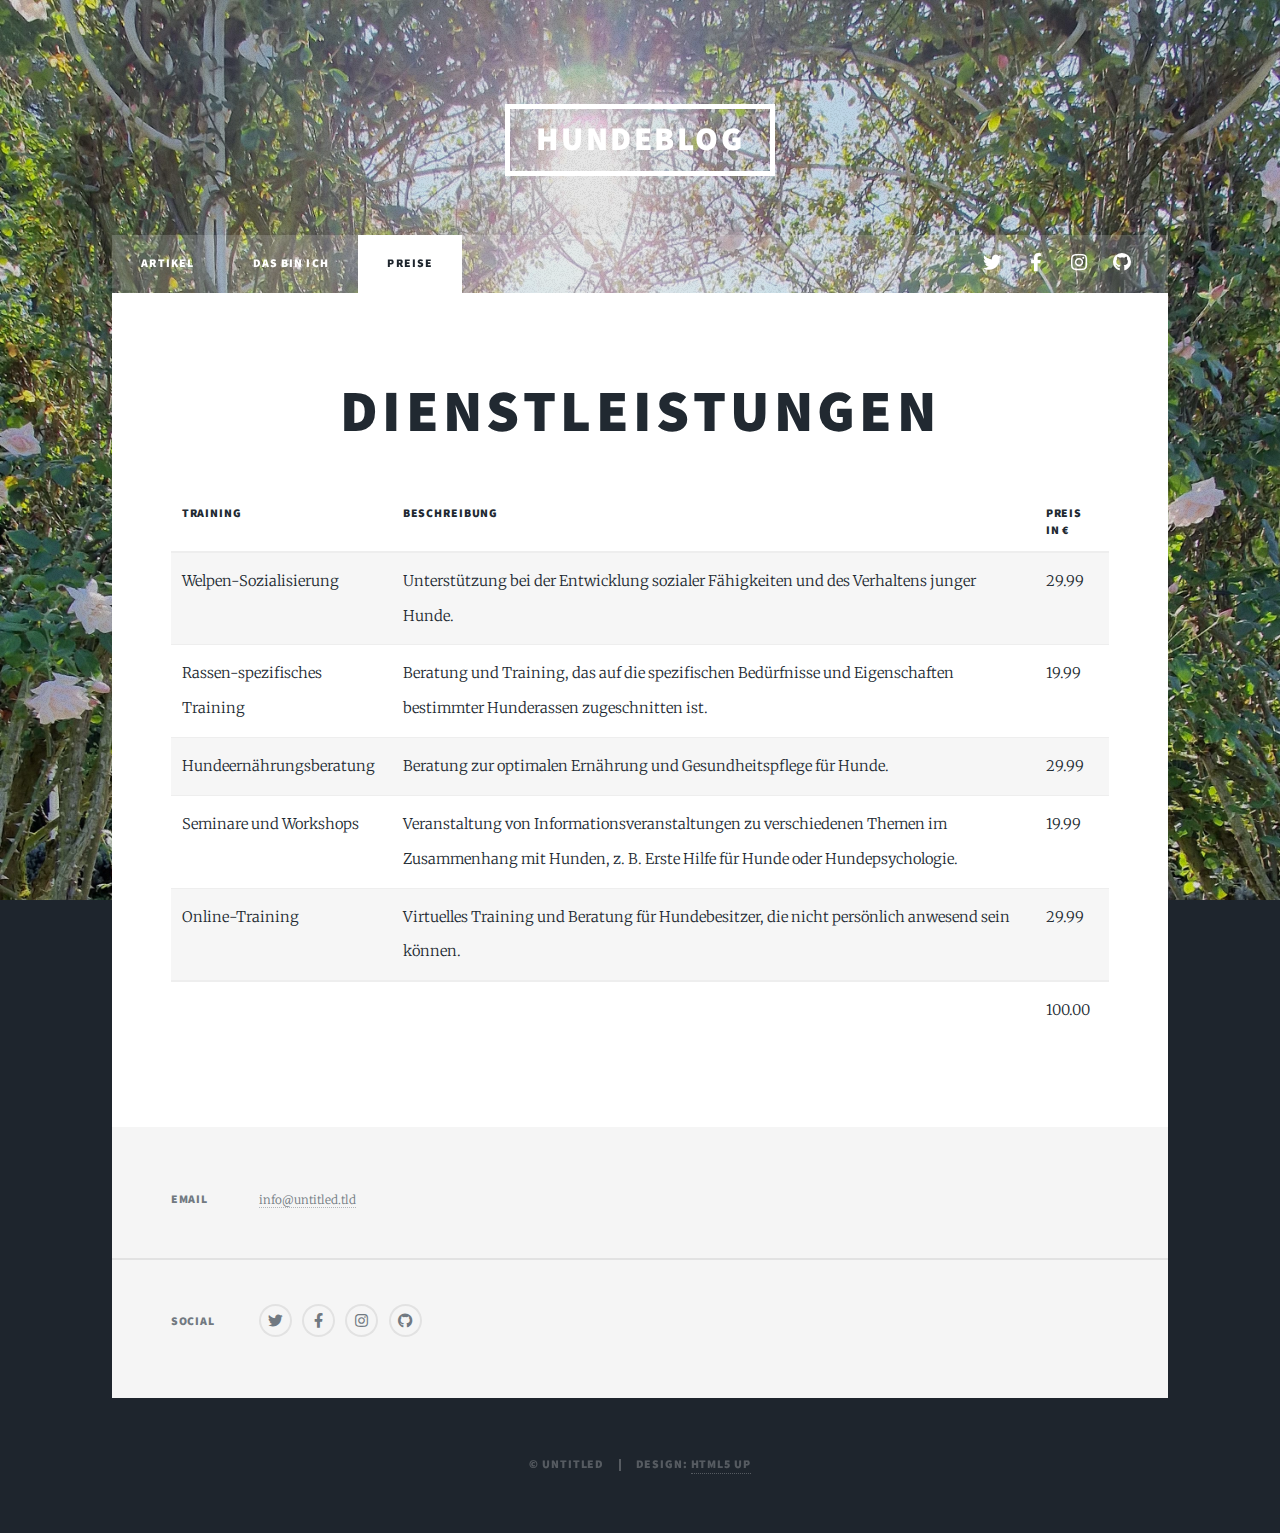
<file: elements.html>
<!DOCTYPE HTML>
<!--
	Massively by HTML5 UP
	html5up.net | @ajlkn
	Free for personal and commercial use under the CCA 3.0 license (html5up.net/license)
-->
<html>
	<head>
		<title>Elements Reference - Massively by HTML5 UP</title>
		<meta charset="utf-8" />
		<meta name="viewport" content="width=device-width, initial-scale=1, user-scalable=no" />
		<link rel="stylesheet" href="assets/css/main.css" />
		<noscript><link rel="stylesheet" href="assets/css/noscript.css" /></noscript>
	</head>
	<body class="is-preload">

		<!-- Wrapper -->
			<div id="wrapper">

				<!-- Header -->
					<header id="header">
						<a href="index.html" class="logo">Hundeblog</a>
					</header>

				<!-- Nav -->
					<nav id="nav">
						<ul class="links">
							<li><a href="index.html">Artikel</a></li>
							<li><a href="generic.html">Das bin ich</a></li>
							<li class="active"><a href="elements.html">Preise</a></li>
						</ul>
						<ul class="icons">
							<li><a href="#" class="icon brands fa-twitter"><span class="label">Twitter</span></a></li>
							<li><a href="#" class="icon brands fa-facebook-f"><span class="label">Facebook</span></a></li>
							<li><a href="#" class="icon brands fa-instagram"><span class="label">Instagram</span></a></li>
							<li><a href="#" class="icon brands fa-github"><span class="label">GitHub</span></a></li>
						</ul>
					</nav>

				<!-- Main -->
					<div id="main">

						<!-- Post -->
							<section class="post">
								<header class="major">
									<h1>Dienstleistungen</h1>
								</header>
									<div class="table-wrapper">
										<table>
											<thead>
												<tr>
													<th>Training</th>
													<th>Beschreibung</th>
													<th>Preis in €</th>
												</tr>
											</thead>
											<tbody>
												<tr>
													<td>Welpen-Sozialisierung</td>
													<td>Unterstützung bei der Entwicklung sozialer Fähigkeiten und des Verhaltens junger Hunde.</td>
													<td>29.99</td>
												</tr>
												<tr>
													<td>Rassen-spezifisches Training</td>
													<td>Beratung und Training, das auf die spezifischen Bedürfnisse und Eigenschaften bestimmter Hunderassen zugeschnitten ist.</td>
													<td>19.99</td>
												</tr>
												<tr>
													<td>Hundeernährungsberatung</td>
													<td>Beratung zur optimalen Ernährung und Gesundheitspflege für Hunde.</td>
													<td>29.99</td>
												</tr>
												<tr>
													<td>Seminare und Workshops</td>
													<td> Veranstaltung von Informationsveranstaltungen zu verschiedenen Themen im Zusammenhang mit Hunden, z. B. Erste Hilfe für Hunde oder Hundepsychologie.</td>
													<td>19.99</td>
												</tr>
												<tr>
													<td>Online-Training</td>
													<td>Virtuelles Training und Beratung für Hundebesitzer, die nicht persönlich anwesend sein können.</td>
													<td>29.99</td>
												</tr>
											</tbody>
											<tfoot>
												<tr>
													<td colspan="2"></td>
													<td>100.00</td>
												</tr>
											</tfoot>
										</table>
									</div>
							</section>

					</div>

				<!-- Footer -->
					<footer id="footer">
						<section class="split contact">
							<section>
								<h3>Email</h3>
								<p><a href="#">info@untitled.tld</a></p>
							</section>
							<section>
								<h3>Social</h3>
								<ul class="icons alt">
									<li><a href="#" class="icon brands alt fa-twitter"><span class="label">Twitter</span></a></li>
									<li><a href="#" class="icon brands alt fa-facebook-f"><span class="label">Facebook</span></a></li>
									<li><a href="#" class="icon brands alt fa-instagram"><span class="label">Instagram</span></a></li>
									<li><a href="#" class="icon brands alt fa-github"><span class="label">GitHub</span></a></li>
								</ul>
							</section>
						</section>
					</footer>

				<!-- Copyright -->
					<div id="copyright">
						<ul><li>&copy; Untitled</li><li>Design: <a href="https://html5up.net">HTML5 UP</a></li></ul>
					</div>

			</div>

		<!-- Scripts -->
			<script src="assets/js/jquery.min.js"></script>
			<script src="assets/js/jquery.scrollex.min.js"></script>
			<script src="assets/js/jquery.scrolly.min.js"></script>
			<script src="assets/js/browser.min.js"></script>
			<script src="assets/js/breakpoints.min.js"></script>
			<script src="assets/js/util.js"></script>
			<script src="assets/js/main.js"></script>

	</body>
</html>
</file>
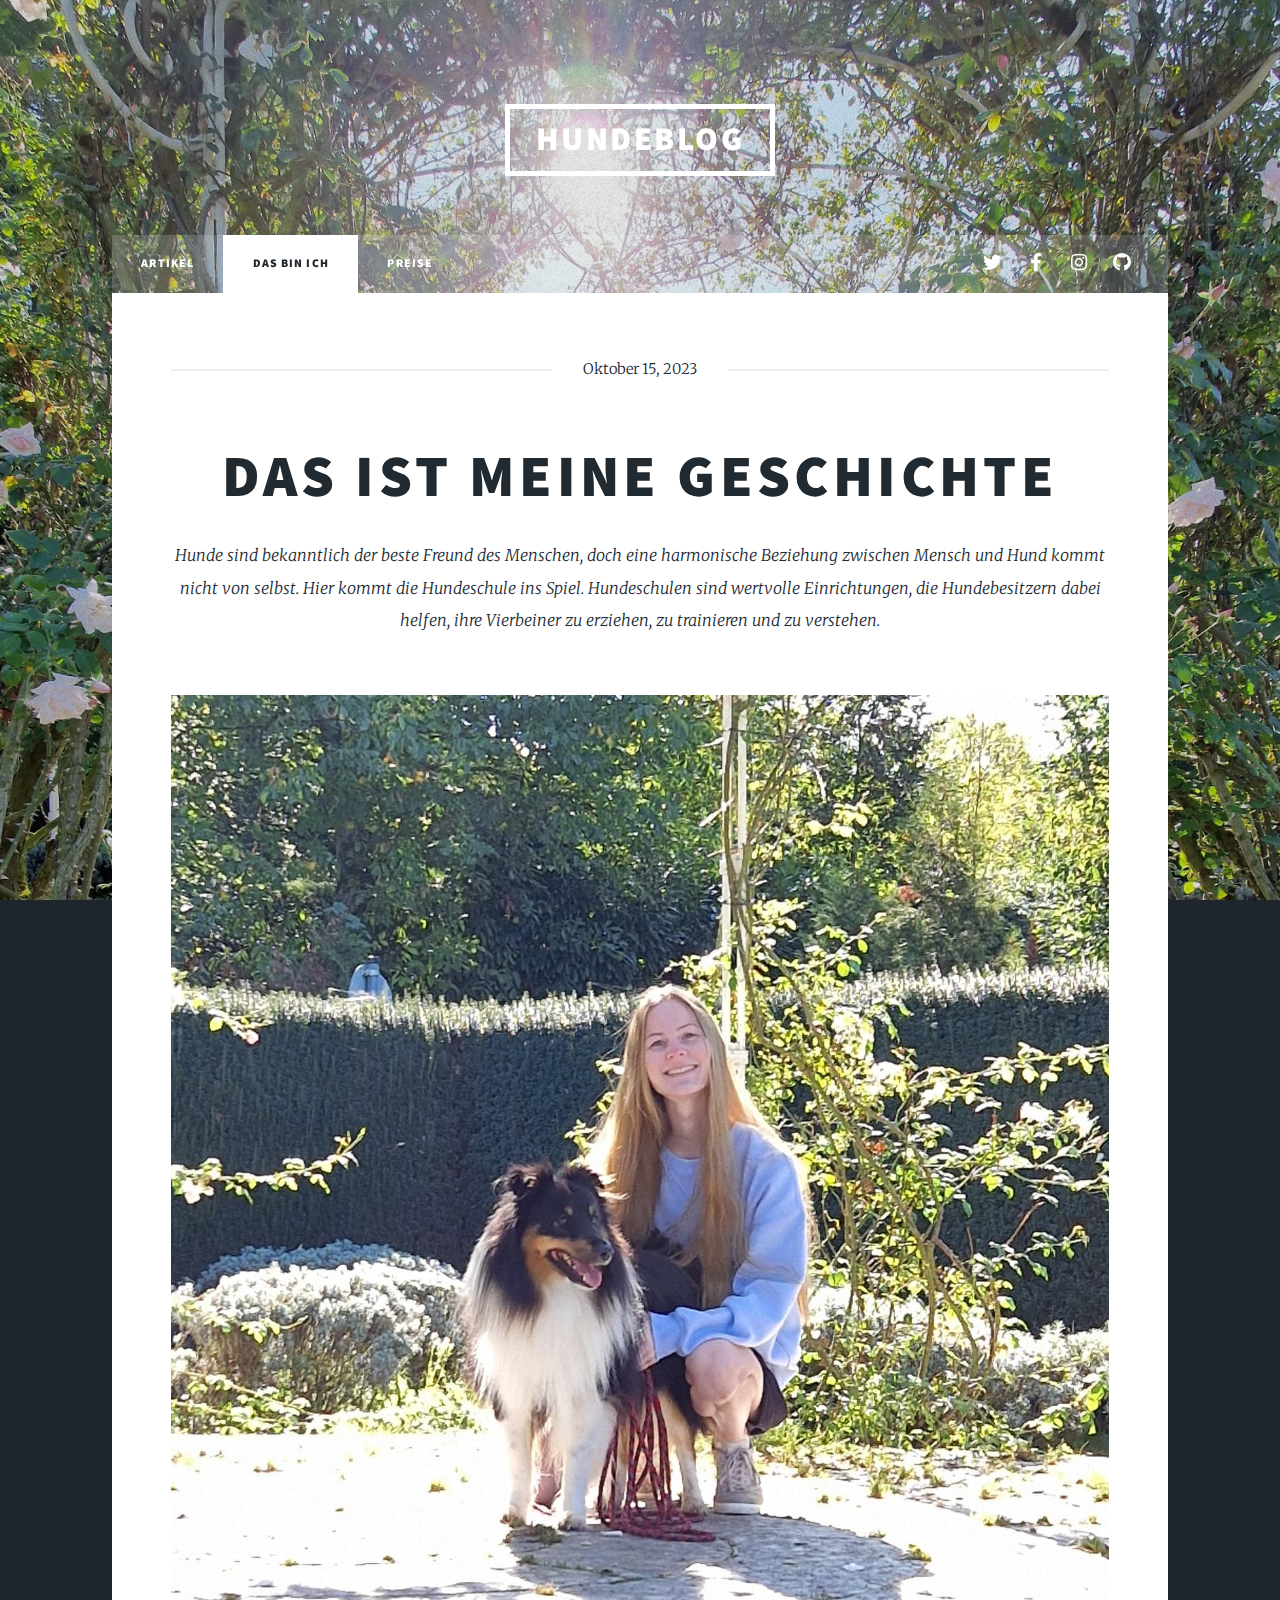
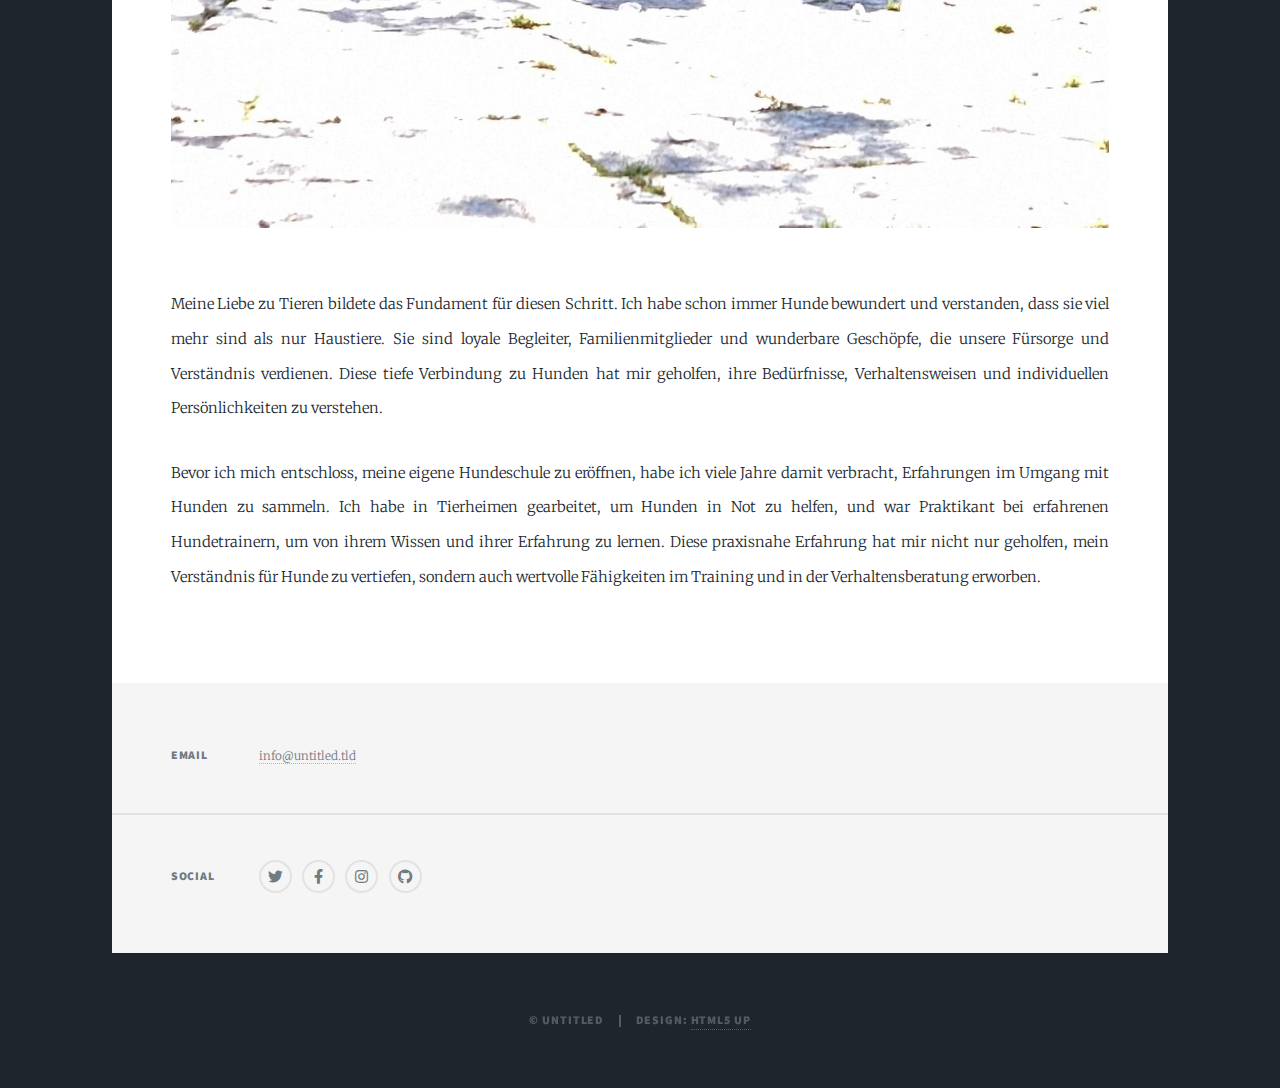
<file: generic.html>
<!DOCTYPE HTML>
<!--
	Massively by HTML5 UP
	html5up.net | @ajlkn
	Free for personal and commercial use under the CCA 3.0 license (html5up.net/license)
-->
<html>
	<head>
		<title>Generic Page - Massively by HTML5 UP</title>
		<meta charset="utf-8" />
		<meta name="viewport" content="width=device-width, initial-scale=1, user-scalable=no" />
		<link rel="stylesheet" href="assets/css/main.css" />
		<noscript><link rel="stylesheet" href="assets/css/noscript.css" /></noscript>
	</head>
	<body class="is-preload">

		<!-- Wrapper -->
			<div id="wrapper">

				<!-- Header -->
					<header id="header">
						<a href="index.html" class="logo">Hundeblog</a>
					</header>

				<!-- Nav -->
					<nav id="nav">
						<ul class="links">
							<li><a href="index.html">Artikel</a></li>
							<li class="active"><a href="generic.html">Das bin ich</a></li>
							<li><a href="elements.html">Preise</a></li>
						</ul>
						<ul class="icons">
							<li><a href="#" class="icon brands fa-twitter"><span class="label">Twitter</span></a></li>
							<li><a href="#" class="icon brands fa-facebook-f"><span class="label">Facebook</span></a></li>
							<li><a href="#" class="icon brands fa-instagram"><span class="label">Instagram</span></a></li>
							<li><a href="#" class="icon brands fa-github"><span class="label">GitHub</span></a></li>
						</ul>
					</nav>

				<!-- Main -->
					<div id="main">

						<!-- Post -->
							<section class="post">
								<header class="major">
									<span class="date">Oktober 15, 2023</span>
									<h1> Das ist meine Geschichte</h1>
									<p>Hunde sind bekanntlich der beste Freund des Menschen, doch eine harmonische Beziehung zwischen Mensch und Hund kommt nicht von selbst. Hier kommt die Hundeschule ins Spiel. Hundeschulen sind wertvolle Einrichtungen, die Hundebesitzern dabei helfen, ihre Vierbeiner zu erziehen, zu trainieren und zu verstehen.</p>
								</header>
								<div class="image main"><img src="images/pic01.jpg" alt="" /></div>
								<p>Meine Liebe zu Tieren bildete das Fundament für diesen Schritt. Ich habe schon immer Hunde bewundert und verstanden, dass sie viel mehr sind als nur Haustiere. Sie sind loyale Begleiter, Familienmitglieder und wunderbare Geschöpfe, die unsere Fürsorge und Verständnis verdienen. Diese tiefe Verbindung zu Hunden hat mir geholfen, ihre Bedürfnisse, Verhaltensweisen und individuellen Persönlichkeiten zu verstehen.</p>
								<p>Bevor ich mich entschloss, meine eigene Hundeschule zu eröffnen, habe ich viele Jahre damit verbracht, Erfahrungen im Umgang mit Hunden zu sammeln. Ich habe in Tierheimen gearbeitet, um Hunden in Not zu helfen, und war Praktikant bei erfahrenen Hundetrainern, um von ihrem Wissen und ihrer Erfahrung zu lernen. Diese praxisnahe Erfahrung hat mir nicht nur geholfen, mein Verständnis für Hunde zu vertiefen, sondern auch wertvolle Fähigkeiten im Training und in der Verhaltensberatung erworben.</p>
								</section>

					</div>

				<!-- Footer -->
					<footer id="footer">
						<section class="split contact">
							<section>
								<h3>Email</h3>
								<p><a href="#">info@untitled.tld</a></p>
							</section>
							<section>
								<h3>Social</h3>
								<ul class="icons alt">
									<li><a href="#" class="icon brands alt fa-twitter"><span class="label">Twitter</span></a></li>
									<li><a href="#" class="icon brands alt fa-facebook-f"><span class="label">Facebook</span></a></li>
									<li><a href="#" class="icon brands alt fa-instagram"><span class="label">Instagram</span></a></li>
									<li><a href="#" class="icon brands alt fa-github"><span class="label">GitHub</span></a></li>
								</ul>
							</section>
						</section>
					</footer>

				<!-- Copyright -->
					<div id="copyright">
						<ul><li>&copy; Untitled</li><li>Design: <a href="https://html5up.net">HTML5 UP</a></li></ul>
					</div>

			</div>

		<!-- Scripts -->
			<script src="assets/js/jquery.min.js"></script>
			<script src="assets/js/jquery.scrollex.min.js"></script>
			<script src="assets/js/jquery.scrolly.min.js"></script>
			<script src="assets/js/browser.min.js"></script>
			<script src="assets/js/breakpoints.min.js"></script>
			<script src="assets/js/util.js"></script>
			<script src="assets/js/main.js"></script>

	</body>
</html>
</file>
<file: assets/css/main.css>
@import url(fontawesome-all.min.css);
@import url("https://fonts.googleapis.com/css?family=Merriweather:300,700,300italic,700italic|Source+Sans+Pro:900");

/*
	Massively by HTML5 UP
	html5up.net | @ajlkn
	Free for personal and commercial use under the CCA 3.0 license (html5up.net/license)
*/

html, body, div, span, applet, object,
iframe, h1, h2, h3, h4, h5, h6, p, blockquote,
pre, a, abbr, acronym, address, big, cite,
code, del, dfn, em, img, ins, kbd, q, s, samp,
small, strike, strong, sub, sup, tt, var, b,
u, i, center, dl, dt, dd, ol, ul, li, fieldset,
form, label, legend, table, caption, tbody,
tfoot, thead, tr, th, td, article, aside,
canvas, details, embed, figure, figcaption,
footer, header, hgroup, menu, nav, output, ruby,
section, summary, time, mark, audio, video {
	margin: 0;
	padding: 0;
	border: 0;
	font-size: 100%;
	font: inherit;
	vertical-align: baseline;}

article, aside, details, figcaption, figure,
footer, header, hgroup, menu, nav, section {
	display: block;}

body {
	line-height: 1;
}

ol, ul {
	list-style: none;
}

blockquote, q {
	quotes: none;
}

	blockquote:before, blockquote:after, q:before, q:after {
		content: '';
		content: none;
	}

table {
	border-collapse: collapse;
	border-spacing: 0;
}

body {
	-webkit-text-size-adjust: none;
}

mark {
	background-color: transparent;
	color: inherit;
}

input::-moz-focus-inner {
	border: 0;
	padding: 0;
}

input, select, textarea {
	-moz-appearance: none;
	-webkit-appearance: none;
	-ms-appearance: none;
	appearance: none;
}

/* Basic */

	@-ms-viewport {
		width: device-width;
	}

	body {
		-ms-overflow-style: scrollbar;
	}

	@media screen and (max-width: 480px) {

		html, body {
			min-width: 320px;
		}

	}

	html {
		box-sizing: border-box;
	}

	*, *:before, *:after {
		box-sizing: inherit;
	}

	body {
		background-color: #1e252d;
	}

		body.is-preload *, body.is-preload *:before, body.is-preload *:after {
			-moz-animation: none !important;
			-webkit-animation: none !important;
			-ms-animation: none !important;
			animation: none !important;
			-moz-transition: none !important;
			-webkit-transition: none !important;
			-ms-transition: none !important;
			transition: none !important;
		}

/* Type */

	html {
		font-size: 16pt;
	}

		@media screen and (max-width: 1680px) {

			html {
				font-size: 12pt;
			}

		}

		@media screen and (max-width: 1280px) {

			html {
				font-size: 11pt;
			}

		}

		@media screen and (max-width: 360px) {

			html {
				font-size: 10pt;
			}

		}

	body {
		color: #212931;
	}

	body, input, select, textarea {
		font-family: "Merriweather", Georgia, serif;
		font-weight: 300;
		font-size: 1rem;
		line-height: 2.375;
	}

	a {
		-moz-transition: color 0.2s ease-in-out, background-color 0.2s ease-in-out, border-color 0.2s ease-in-out, box-shadow 0.2s ease-in-out;
		-webkit-transition: color 0.2s ease-in-out, background-color 0.2s ease-in-out, border-color 0.2s ease-in-out, box-shadow 0.2s ease-in-out;
		-ms-transition: color 0.2s ease-in-out, background-color 0.2s ease-in-out, border-color 0.2s ease-in-out, box-shadow 0.2s ease-in-out;
		transition: color 0.2s ease-in-out, background-color 0.2s ease-in-out, border-color 0.2s ease-in-out, box-shadow 0.2s ease-in-out;
		border-bottom: dotted 1px;
		text-decoration: none;
	}

		a:hover {
			border-bottom-color: transparent;
		}

	strong, b {
		font-weight: 600;
	}

	em, i {
		font-style: italic;
	}

	p {
		text-align: justify;
		margin: 0 0 2rem 0;
	}

	h1, h2, h3, h4, h5, h6 {
		font-family: "Source Sans Pro", Helvetica, sans-serif;
		font-weight: 900;
		line-height: 1.5;
		letter-spacing: 0.075em;
		text-transform: uppercase;
		margin: 0 0 1rem 0;
	}

		h1 a, h2 a, h3 a, h4 a, h5 a, h6 a {
			border-bottom: 0;
			color: inherit;
			text-decoration: none;
		}

	h1 {
		font-size: 4rem;
		line-height: 1.1;
		margin: 0 0 2rem 0;
	}

	h2 {
		font-size: 1.75rem;
		line-height: 1.3;
		margin: 0 0 1.5rem 0;
	}

	h3 {
		font-size: 1.25rem;
		margin: 0 0 1.5rem 0;
	}

	h4 {
		font-size: 1rem;
	}

	h5 {
		font-size: 0.9rem;
	}

	h6 {
		font-size: 0.8rem;
	}

	sub {
		font-size: 0.8rem;
		position: relative;
		top: 0.5rem;
	}

	sup {
		font-size: 0.8rem;
		position: relative;
		top: -0.5rem;
	}

	blockquote {
		border-left: solid 4px;
		font-style: italic;
		margin: 0 0 2rem 0;
		padding: 0.5rem 0 0.5rem 2rem;
	}

	code {
		border: solid 2px;
		font-family: "Courier New", monospace;
		font-size: 0.9rem;
		margin: 0 0.25rem;
		padding: 0.25rem 0.65rem;
	}

	pre {
		-webkit-overflow-scrolling: touch;
		font-family: "Courier New", monospace;
		font-size: 0.9rem;
		margin: 0 0 2rem 0;
	}

		pre code {
			display: block;
			line-height: 1.75;
			padding: 1rem 1.5rem;
			overflow-x: auto;
		}

	hr {
		border: 0;
		border-bottom: solid 2px;
		margin: 3rem 0;
	}

		hr.major {
			margin: 5rem 0;
		}

	.align-left {
		text-align: left;
	}

	.align-center {
		text-align: center;
	}

	.align-right {
		text-align: right;
	}

	input, select, textarea {
		color: #212931;
	}

	a {
		color: #212931;
		border-bottom-color: rgba(33, 41, 49, 0.5);
	}

		a:hover {
			border-bottom-color: transparent;
			color: #18bfef !important;
		}

	strong, b {
		color: #212931;
	}

	h1, h2, h3, h4, h5, h6 {
		color: #212931;
	}

	blockquote {
		border-left-color: #eeeeee;
	}

	code {
		background: rgba(220, 220, 220, 0.25);
		border-color: #eeeeee;
	}

	hr {
		border-bottom-color: #eeeeee;
	}

/* Row */

	.row {
		display: flex;
		flex-wrap: wrap;
		box-sizing: border-box;
		align-items: stretch;
	}

		.row > * {
			box-sizing: border-box;
		}

		.row.gtr-uniform > * > :last-child {
			margin-bottom: 0;
		}

		.row.aln-left {
			justify-content: flex-start;
		}

		.row.aln-center {
			justify-content: center;
		}

		.row.aln-right {
			justify-content: flex-end;
		}

		.row.aln-top {
			align-items: flex-start;
		}

		.row.aln-middle {
			align-items: center;
		}

		.row.aln-bottom {
			align-items: flex-end;
		}

		.row > .imp {
			order: -1;
		}

		.row > .col-1 {
			width: 8.33333%;
		}

		.row > .off-1 {
			margin-left: 8.33333%;
		}

		.row > .col-2 {
			width: 16.66667%;
		}

		.row > .off-2 {
			margin-left: 16.66667%;
		}

		.row > .col-3 {
			width: 25%;
		}

		.row > .off-3 {
			margin-left: 25%;
		}

		.row > .col-4 {
			width: 33.33333%;
		}

		.row > .off-4 {
			margin-left: 33.33333%;
		}

		.row > .col-5 {
			width: 41.66667%;
		}

		.row > .off-5 {
			margin-left: 41.66667%;
		}

		.row > .col-6 {
			width: 50%;
		}

		.row > .off-6 {
			margin-left: 50%;
		}

		.row > .col-7 {
			width: 58.33333%;
		}

		.row > .off-7 {
			margin-left: 58.33333%;
		}

		.row > .col-8 {
			width: 66.66667%;
		}

		.row > .off-8 {
			margin-left: 66.66667%;
		}

		.row > .col-9 {
			width: 75%;
		}

		.row > .off-9 {
			margin-left: 75%;
		}

		.row > .col-10 {
			width: 83.33333%;
		}

		.row > .off-10 {
			margin-left: 83.33333%;
		}

		.row > .col-11 {
			width: 91.66667%;
		}

		.row > .off-11 {
			margin-left: 91.66667%;
		}

		.row > .col-12 {
			width: 100%;
		}

		.row > .off-12 {
			margin-left: 100%;
		}

		.row.gtr-0 {
			margin-top: 0;
			margin-left: 0rem;
		}

			.row.gtr-0 > * {
				padding: 0 0 0 0rem;
			}

			.row.gtr-0.gtr-uniform {
				margin-top: 0rem;
			}

				.row.gtr-0.gtr-uniform > * {
					padding-top: 0rem;
				}

		.row.gtr-25 {
			margin-top: 0;
			margin-left: -0.375rem;
		}

			.row.gtr-25 > * {
				padding: 0 0 0 0.375rem;
			}

			.row.gtr-25.gtr-uniform {
				margin-top: -0.375rem;
			}

				.row.gtr-25.gtr-uniform > * {
					padding-top: 0.375rem;
				}

		.row.gtr-50 {
			margin-top: 0;
			margin-left: -0.75rem;
		}

			.row.gtr-50 > * {
				padding: 0 0 0 0.75rem;
			}

			.row.gtr-50.gtr-uniform {
				margin-top: -0.75rem;
			}

				.row.gtr-50.gtr-uniform > * {
					padding-top: 0.75rem;
				}

		.row {
			margin-top: 0;
			margin-left: -1.5rem;
		}

			.row > * {
				padding: 0 0 0 1.5rem;
			}

			.row.gtr-uniform {
				margin-top: -1.5rem;
			}

				.row.gtr-uniform > * {
					padding-top: 1.5rem;
				}

		.row.gtr-150 {
			margin-top: 0;
			margin-left: -2.25rem;
		}

			.row.gtr-150 > * {
				padding: 0 0 0 2.25rem;
			}

			.row.gtr-150.gtr-uniform {
				margin-top: -2.25rem;
			}

				.row.gtr-150.gtr-uniform > * {
					padding-top: 2.25rem;
				}

		.row.gtr-200 {
			margin-top: 0;
			margin-left: -3rem;
		}

			.row.gtr-200 > * {
				padding: 0 0 0 3rem;
			}

			.row.gtr-200.gtr-uniform {
				margin-top: -3rem;
			}

				.row.gtr-200.gtr-uniform > * {
					padding-top: 3rem;
				}

		@media screen and (max-width: 1680px) {

			.row {
				display: flex;
				flex-wrap: wrap;
				box-sizing: border-box;
				align-items: stretch;
			}

				.row > * {
					box-sizing: border-box;
				}

				.row.gtr-uniform > * > :last-child {
					margin-bottom: 0;
				}

				.row.aln-left {
					justify-content: flex-start;
				}

				.row.aln-center {
					justify-content: center;
				}

				.row.aln-right {
					justify-content: flex-end;
				}

				.row.aln-top {
					align-items: flex-start;
				}

				.row.aln-middle {
					align-items: center;
				}

				.row.aln-bottom {
					align-items: flex-end;
				}

				.row > .imp-xlarge {
					order: -1;
				}

				.row > .col-1-xlarge {
					width: 8.33333%;
				}

				.row > .off-1-xlarge {
					margin-left: 8.33333%;
				}

				.row > .col-2-xlarge {
					width: 16.66667%;
				}

				.row > .off-2-xlarge {
					margin-left: 16.66667%;
				}

				.row > .col-3-xlarge {
					width: 25%;
				}

				.row > .off-3-xlarge {
					margin-left: 25%;
				}

				.row > .col-4-xlarge {
					width: 33.33333%;
				}

				.row > .off-4-xlarge {
					margin-left: 33.33333%;
				}

				.row > .col-5-xlarge {
					width: 41.66667%;
				}

				.row > .off-5-xlarge {
					margin-left: 41.66667%;
				}

				.row > .col-6-xlarge {
					width: 50%;
				}

				.row > .off-6-xlarge {
					margin-left: 50%;
				}

				.row > .col-7-xlarge {
					width: 58.33333%;
				}

				.row > .off-7-xlarge {
					margin-left: 58.33333%;
				}

				.row > .col-8-xlarge {
					width: 66.66667%;
				}

				.row > .off-8-xlarge {
					margin-left: 66.66667%;
				}

				.row > .col-9-xlarge {
					width: 75%;
				}

				.row > .off-9-xlarge {
					margin-left: 75%;
				}

				.row > .col-10-xlarge {
					width: 83.33333%;
				}

				.row > .off-10-xlarge {
					margin-left: 83.33333%;
				}

				.row > .col-11-xlarge {
					width: 91.66667%;
				}

				.row > .off-11-xlarge {
					margin-left: 91.66667%;
				}

				.row > .col-12-xlarge {
					width: 100%;
				}

				.row > .off-12-xlarge {
					margin-left: 100%;
				}

				.row.gtr-0 {
					margin-top: 0;
					margin-left: 0rem;
				}

					.row.gtr-0 > * {
						padding: 0 0 0 0rem;
					}

					.row.gtr-0.gtr-uniform {
						margin-top: 0rem;
					}

						.row.gtr-0.gtr-uniform > * {
							padding-top: 0rem;
						}

				.row.gtr-25 {
					margin-top: 0;
					margin-left: -0.375rem;
				}

					.row.gtr-25 > * {
						padding: 0 0 0 0.375rem;
					}

					.row.gtr-25.gtr-uniform {
						margin-top: -0.375rem;
					}

						.row.gtr-25.gtr-uniform > * {
							padding-top: 0.375rem;
						}

				.row.gtr-50 {
					margin-top: 0;
					margin-left: -0.75rem;
				}

					.row.gtr-50 > * {
						padding: 0 0 0 0.75rem;
					}

					.row.gtr-50.gtr-uniform {
						margin-top: -0.75rem;
					}

						.row.gtr-50.gtr-uniform > * {
							padding-top: 0.75rem;
						}

				.row {
					margin-top: 0;
					margin-left: -1.5rem;
				}

					.row > * {
						padding: 0 0 0 1.5rem;
					}

					.row.gtr-uniform {
						margin-top: -1.5rem;
					}

						.row.gtr-uniform > * {
							padding-top: 1.5rem;
						}

				.row.gtr-150 {
					margin-top: 0;
					margin-left: -2.25rem;
				}

					.row.gtr-150 > * {
						padding: 0 0 0 2.25rem;
					}

					.row.gtr-150.gtr-uniform {
						margin-top: -2.25rem;
					}

						.row.gtr-150.gtr-uniform > * {
							padding-top: 2.25rem;
						}

				.row.gtr-200 {
					margin-top: 0;
					margin-left: -3rem;
				}

					.row.gtr-200 > * {
						padding: 0 0 0 3rem;
					}

					.row.gtr-200.gtr-uniform {
						margin-top: -3rem;
					}

						.row.gtr-200.gtr-uniform > * {
							padding-top: 3rem;
						}

		}

		@media screen and (max-width: 1280px) {

			.row {
				display: flex;
				flex-wrap: wrap;
				box-sizing: border-box;
				align-items: stretch;
			}

				.row > * {
					box-sizing: border-box;
				}

				.row.gtr-uniform > * > :last-child {
					margin-bottom: 0;
				}

				.row.aln-left {
					justify-content: flex-start;
				}

				.row.aln-center {
					justify-content: center;
				}

				.row.aln-right {
					justify-content: flex-end;
				}

				.row.aln-top {
					align-items: flex-start;
				}

				.row.aln-middle {
					align-items: center;
				}

				.row.aln-bottom {
					align-items: flex-end;
				}

				.row > .imp-large {
					order: -1;
				}

				.row > .col-1-large {
					width: 8.33333%;
				}

				.row > .off-1-large {
					margin-left: 8.33333%;
				}

				.row > .col-2-large {
					width: 16.66667%;
				}

				.row > .off-2-large {
					margin-left: 16.66667%;
				}

				.row > .col-3-large {
					width: 25%;
				}

				.row > .off-3-large {
					margin-left: 25%;
				}

				.row > .col-4-large {
					width: 33.33333%;
				}

				.row > .off-4-large {
					margin-left: 33.33333%;
				}

				.row > .col-5-large {
					width: 41.66667%;
				}

				.row > .off-5-large {
					margin-left: 41.66667%;
				}

				.row > .col-6-large {
					width: 50%;
				}

				.row > .off-6-large {
					margin-left: 50%;
				}

				.row > .col-7-large {
					width: 58.33333%;
				}

				.row > .off-7-large {
					margin-left: 58.33333%;
				}

				.row > .col-8-large {
					width: 66.66667%;
				}

				.row > .off-8-large {
					margin-left: 66.66667%;
				}

				.row > .col-9-large {
					width: 75%;
				}

				.row > .off-9-large {
					margin-left: 75%;
				}

				.row > .col-10-large {
					width: 83.33333%;
				}

				.row > .off-10-large {
					margin-left: 83.33333%;
				}

				.row > .col-11-large {
					width: 91.66667%;
				}

				.row > .off-11-large {
					margin-left: 91.66667%;
				}

				.row > .col-12-large {
					width: 100%;
				}

				.row > .off-12-large {
					margin-left: 100%;
				}

				.row.gtr-0 {
					margin-top: 0;
					margin-left: 0rem;
				}

					.row.gtr-0 > * {
						padding: 0 0 0 0rem;
					}

					.row.gtr-0.gtr-uniform {
						margin-top: 0rem;
					}

						.row.gtr-0.gtr-uniform > * {
							padding-top: 0rem;
						}

				.row.gtr-25 {
					margin-top: 0;
					margin-left: -0.375rem;
				}

					.row.gtr-25 > * {
						padding: 0 0 0 0.375rem;
					}

					.row.gtr-25.gtr-uniform {
						margin-top: -0.375rem;
					}

						.row.gtr-25.gtr-uniform > * {
							padding-top: 0.375rem;
						}

				.row.gtr-50 {
					margin-top: 0;
					margin-left: -0.75rem;
				}

					.row.gtr-50 > * {
						padding: 0 0 0 0.75rem;
					}

					.row.gtr-50.gtr-uniform {
						margin-top: -0.75rem;
					}

						.row.gtr-50.gtr-uniform > * {
							padding-top: 0.75rem;
						}

				.row {
					margin-top: 0;
					margin-left: -1.5rem;
				}

					.row > * {
						padding: 0 0 0 1.5rem;
					}

					.row.gtr-uniform {
						margin-top: -1.5rem;
					}

						.row.gtr-uniform > * {
							padding-top: 1.5rem;
						}

				.row.gtr-150 {
					margin-top: 0;
					margin-left: -2.25rem;
				}

					.row.gtr-150 > * {
						padding: 0 0 0 2.25rem;
					}

					.row.gtr-150.gtr-uniform {
						margin-top: -2.25rem;
					}

						.row.gtr-150.gtr-uniform > * {
							padding-top: 2.25rem;
						}

				.row.gtr-200 {
					margin-top: 0;
					margin-left: -3rem;
				}

					.row.gtr-200 > * {
						padding: 0 0 0 3rem;
					}

					.row.gtr-200.gtr-uniform {
						margin-top: -3rem;
					}

						.row.gtr-200.gtr-uniform > * {
							padding-top: 3rem;
						}

		}

		@media screen and (max-width: 980px) {

			.row {
				display: flex;
				flex-wrap: wrap;
				box-sizing: border-box;
				align-items: stretch;
			}

				.row > * {
					box-sizing: border-box;
				}

				.row.gtr-uniform > * > :last-child {
					margin-bottom: 0;
				}

				.row.aln-left {
					justify-content: flex-start;
				}

				.row.aln-center {
					justify-content: center;
				}

				.row.aln-right {
					justify-content: flex-end;
				}

				.row.aln-top {
					align-items: flex-start;
				}

				.row.aln-middle {
					align-items: center;
				}

				.row.aln-bottom {
					align-items: flex-end;
				}

				.row > .imp-medium {
					order: -1;
				}

				.row > .col-1-medium {
					width: 8.33333%;
				}

				.row > .off-1-medium {
					margin-left: 8.33333%;
				}

				.row > .col-2-medium {
					width: 16.66667%;
				}

				.row > .off-2-medium {
					margin-left: 16.66667%;
				}

				.row > .col-3-medium {
					width: 25%;
				}

				.row > .off-3-medium {
					margin-left: 25%;
				}

				.row > .col-4-medium {
					width: 33.33333%;
				}

				.row > .off-4-medium {
					margin-left: 33.33333%;
				}

				.row > .col-5-medium {
					width: 41.66667%;
				}

				.row > .off-5-medium {
					margin-left: 41.66667%;
				}

				.row > .col-6-medium {
					width: 50%;
				}

				.row > .off-6-medium {
					margin-left: 50%;
				}

				.row > .col-7-medium {
					width: 58.33333%;
				}

				.row > .off-7-medium {
					margin-left: 58.33333%;
				}

				.row > .col-8-medium {
					width: 66.66667%;
				}

				.row > .off-8-medium {
					margin-left: 66.66667%;
				}

				.row > .col-9-medium {
					width: 75%;
				}

				.row > .off-9-medium {
					margin-left: 75%;
				}

				.row > .col-10-medium {
					width: 83.33333%;
				}

				.row > .off-10-medium {
					margin-left: 83.33333%;
				}

				.row > .col-11-medium {
					width: 91.66667%;
				}

				.row > .off-11-medium {
					margin-left: 91.66667%;
				}

				.row > .col-12-medium {
					width: 100%;
				}

				.row > .off-12-medium {
					margin-left: 100%;
				}

				.row.gtr-0 {
					margin-top: 0;
					margin-left: 0rem;
				}

					.row.gtr-0 > * {
						padding: 0 0 0 0rem;
					}

					.row.gtr-0.gtr-uniform {
						margin-top: 0rem;
					}

						.row.gtr-0.gtr-uniform > * {
							padding-top: 0rem;
						}

				.row.gtr-25 {
					margin-top: 0;
					margin-left: -0.375rem;
				}

					.row.gtr-25 > * {
						padding: 0 0 0 0.375rem;
					}

					.row.gtr-25.gtr-uniform {
						margin-top: -0.375rem;
					}

						.row.gtr-25.gtr-uniform > * {
							padding-top: 0.375rem;
						}

				.row.gtr-50 {
					margin-top: 0;
					margin-left: -0.75rem;
				}

					.row.gtr-50 > * {
						padding: 0 0 0 0.75rem;
					}

					.row.gtr-50.gtr-uniform {
						margin-top: -0.75rem;
					}

						.row.gtr-50.gtr-uniform > * {
							padding-top: 0.75rem;
						}

				.row {
					margin-top: 0;
					margin-left: -1.5rem;
				}

					.row > * {
						padding: 0 0 0 1.5rem;
					}

					.row.gtr-uniform {
						margin-top: -1.5rem;
					}

						.row.gtr-uniform > * {
							padding-top: 1.5rem;
						}

				.row.gtr-150 {
					margin-top: 0;
					margin-left: -2.25rem;
				}

					.row.gtr-150 > * {
						padding: 0 0 0 2.25rem;
					}

					.row.gtr-150.gtr-uniform {
						margin-top: -2.25rem;
					}

						.row.gtr-150.gtr-uniform > * {
							padding-top: 2.25rem;
						}

				.row.gtr-200 {
					margin-top: 0;
					margin-left: -3rem;
				}

					.row.gtr-200 > * {
						padding: 0 0 0 3rem;
					}

					.row.gtr-200.gtr-uniform {
						margin-top: -3rem;
					}

						.row.gtr-200.gtr-uniform > * {
							padding-top: 3rem;
						}

		}

		@media screen and (max-width: 736px) {

			.row {
				display: flex;
				flex-wrap: wrap;
				box-sizing: border-box;
				align-items: stretch;
			}

				.row > * {
					box-sizing: border-box;
				}

				.row.gtr-uniform > * > :last-child {
					margin-bottom: 0;
				}

				.row.aln-left {
					justify-content: flex-start;
				}

				.row.aln-center {
					justify-content: center;
				}

				.row.aln-right {
					justify-content: flex-end;
				}

				.row.aln-top {
					align-items: flex-start;
				}

				.row.aln-middle {
					align-items: center;
				}

				.row.aln-bottom {
					align-items: flex-end;
				}

				.row > .imp-small {
					order: -1;
				}

				.row > .col-1-small {
					width: 8.33333%;
				}

				.row > .off-1-small {
					margin-left: 8.33333%;
				}

				.row > .col-2-small {
					width: 16.66667%;
				}

				.row > .off-2-small {
					margin-left: 16.66667%;
				}

				.row > .col-3-small {
					width: 25%;
				}

				.row > .off-3-small {
					margin-left: 25%;
				}

				.row > .col-4-small {
					width: 33.33333%;
				}

				.row > .off-4-small {
					margin-left: 33.33333%;
				}

				.row > .col-5-small {
					width: 41.66667%;
				}

				.row > .off-5-small {
					margin-left: 41.66667%;
				}

				.row > .col-6-small {
					width: 50%;
				}

				.row > .off-6-small {
					margin-left: 50%;
				}

				.row > .col-7-small {
					width: 58.33333%;
				}

				.row > .off-7-small {
					margin-left: 58.33333%;
				}

				.row > .col-8-small {
					width: 66.66667%;
				}

				.row > .off-8-small {
					margin-left: 66.66667%;
				}

				.row > .col-9-small {
					width: 75%;
				}

				.row > .off-9-small {
					margin-left: 75%;
				}

				.row > .col-10-small {
					width: 83.33333%;
				}

				.row > .off-10-small {
					margin-left: 83.33333%;
				}

				.row > .col-11-small {
					width: 91.66667%;
				}

				.row > .off-11-small {
					margin-left: 91.66667%;
				}

				.row > .col-12-small {
					width: 100%;
				}

				.row > .off-12-small {
					margin-left: 100%;
				}

				.row.gtr-0 {
					margin-top: 0;
					margin-left: 0rem;
				}

					.row.gtr-0 > * {
						padding: 0 0 0 0rem;
					}

					.row.gtr-0.gtr-uniform {
						margin-top: 0rem;
					}

						.row.gtr-0.gtr-uniform > * {
							padding-top: 0rem;
						}

				.row.gtr-25 {
					margin-top: 0;
					margin-left: -0.375rem;
				}

					.row.gtr-25 > * {
						padding: 0 0 0 0.375rem;
					}

					.row.gtr-25.gtr-uniform {
						margin-top: -0.375rem;
					}

						.row.gtr-25.gtr-uniform > * {
							padding-top: 0.375rem;
						}

				.row.gtr-50 {
					margin-top: 0;
					margin-left: -0.75rem;
				}

					.row.gtr-50 > * {
						padding: 0 0 0 0.75rem;
					}

					.row.gtr-50.gtr-uniform {
						margin-top: -0.75rem;
					}

						.row.gtr-50.gtr-uniform > * {
							padding-top: 0.75rem;
						}

				.row {
					margin-top: 0;
					margin-left: -1.5rem;
				}

					.row > * {
						padding: 0 0 0 1.5rem;
					}

					.row.gtr-uniform {
						margin-top: -1.5rem;
					}

						.row.gtr-uniform > * {
							padding-top: 1.5rem;
						}

				.row.gtr-150 {
					margin-top: 0;
					margin-left: -2.25rem;
				}

					.row.gtr-150 > * {
						padding: 0 0 0 2.25rem;
					}

					.row.gtr-150.gtr-uniform {
						margin-top: -2.25rem;
					}

						.row.gtr-150.gtr-uniform > * {
							padding-top: 2.25rem;
						}

				.row.gtr-200 {
					margin-top: 0;
					margin-left: -3rem;
				}

					.row.gtr-200 > * {
						padding: 0 0 0 3rem;
					}

					.row.gtr-200.gtr-uniform {
						margin-top: -3rem;
					}

						.row.gtr-200.gtr-uniform > * {
							padding-top: 3rem;
						}

		}

		@media screen and (max-width: 480px) {

			.row {
				display: flex;
				flex-wrap: wrap;
				box-sizing: border-box;
				align-items: stretch;
			}

				.row > * {
					box-sizing: border-box;
				}

				.row.gtr-uniform > * > :last-child {
					margin-bottom: 0;
				}

				.row.aln-left {
					justify-content: flex-start;
				}

				.row.aln-center {
					justify-content: center;
				}

				.row.aln-right {
					justify-content: flex-end;
				}

				.row.aln-top {
					align-items: flex-start;
				}

				.row.aln-middle {
					align-items: center;
				}

				.row.aln-bottom {
					align-items: flex-end;
				}

				.row > .imp-xsmall {
					order: -1;
				}

				.row > .col-1-xsmall {
					width: 8.33333%;
				}

				.row > .off-1-xsmall {
					margin-left: 8.33333%;
				}

				.row > .col-2-xsmall {
					width: 16.66667%;
				}

				.row > .off-2-xsmall {
					margin-left: 16.66667%;
				}

				.row > .col-3-xsmall {
					width: 25%;
				}

				.row > .off-3-xsmall {
					margin-left: 25%;
				}

				.row > .col-4-xsmall {
					width: 33.33333%;
				}

				.row > .off-4-xsmall {
					margin-left: 33.33333%;
				}

				.row > .col-5-xsmall {
					width: 41.66667%;
				}

				.row > .off-5-xsmall {
					margin-left: 41.66667%;
				}

				.row > .col-6-xsmall {
					width: 50%;
				}

				.row > .off-6-xsmall {
					margin-left: 50%;
				}

				.row > .col-7-xsmall {
					width: 58.33333%;
				}

				.row > .off-7-xsmall {
					margin-left: 58.33333%;
				}

				.row > .col-8-xsmall {
					width: 66.66667%;
				}

				.row > .off-8-xsmall {
					margin-left: 66.66667%;
				}

				.row > .col-9-xsmall {
					width: 75%;
				}

				.row > .off-9-xsmall {
					margin-left: 75%;
				}

				.row > .col-10-xsmall {
					width: 83.33333%;
				}

				.row > .off-10-xsmall {
					margin-left: 83.33333%;
				}

				.row > .col-11-xsmall {
					width: 91.66667%;
				}

				.row > .off-11-xsmall {
					margin-left: 91.66667%;
				}

				.row > .col-12-xsmall {
					width: 100%;
				}

				.row > .off-12-xsmall {
					margin-left: 100%;
				}

				.row.gtr-0 {
					margin-top: 0;
					margin-left: 0rem;
				}

					.row.gtr-0 > * {
						padding: 0 0 0 0rem;
					}

					.row.gtr-0.gtr-uniform {
						margin-top: 0rem;
					}

						.row.gtr-0.gtr-uniform > * {
							padding-top: 0rem;
						}

				.row.gtr-25 {
					margin-top: 0;
					margin-left: -0.375rem;
				}

					.row.gtr-25 > * {
						padding: 0 0 0 0.375rem;
					}

					.row.gtr-25.gtr-uniform {
						margin-top: -0.375rem;
					}

						.row.gtr-25.gtr-uniform > * {
							padding-top: 0.375rem;
						}

				.row.gtr-50 {
					margin-top: 0;
					margin-left: -0.75rem;
				}

					.row.gtr-50 > * {
						padding: 0 0 0 0.75rem;
					}

					.row.gtr-50.gtr-uniform {
						margin-top: -0.75rem;
					}

						.row.gtr-50.gtr-uniform > * {
							padding-top: 0.75rem;
						}

				.row {
					margin-top: 0;
					margin-left: -1.5rem;
				}

					.row > * {
						padding: 0 0 0 1.5rem;
					}

					.row.gtr-uniform {
						margin-top: -1.5rem;
					}

						.row.gtr-uniform > * {
							padding-top: 1.5rem;
						}

				.row.gtr-150 {
					margin-top: 0;
					margin-left: -2.25rem;
				}

					.row.gtr-150 > * {
						padding: 0 0 0 2.25rem;
					}

					.row.gtr-150.gtr-uniform {
						margin-top: -2.25rem;
					}

						.row.gtr-150.gtr-uniform > * {
							padding-top: 2.25rem;
						}

				.row.gtr-200 {
					margin-top: 0;
					margin-left: -3rem;
				}

					.row.gtr-200 > * {
						padding: 0 0 0 3rem;
					}

					.row.gtr-200.gtr-uniform {
						margin-top: -3rem;
					}

						.row.gtr-200.gtr-uniform > * {
							padding-top: 3rem;
						}

		}

		@media screen and (max-width: 360px) {

			.row {
				display: flex;
				flex-wrap: wrap;
				box-sizing: border-box;
				align-items: stretch;
			}

				.row > * {
					box-sizing: border-box;
				}

				.row.gtr-uniform > * > :last-child {
					margin-bottom: 0;
				}

				.row.aln-left {
					justify-content: flex-start;
				}

				.row.aln-center {
					justify-content: center;
				}

				.row.aln-right {
					justify-content: flex-end;
				}

				.row.aln-top {
					align-items: flex-start;
				}

				.row.aln-middle {
					align-items: center;
				}

				.row.aln-bottom {
					align-items: flex-end;
				}

				.row > .imp-xxsmall {
					order: -1;
				}

				.row > .col-1-xxsmall {
					width: 8.33333%;
				}

				.row > .off-1-xxsmall {
					margin-left: 8.33333%;
				}

				.row > .col-2-xxsmall {
					width: 16.66667%;
				}

				.row > .off-2-xxsmall {
					margin-left: 16.66667%;
				}

				.row > .col-3-xxsmall {
					width: 25%;
				}

				.row > .off-3-xxsmall {
					margin-left: 25%;
				}

				.row > .col-4-xxsmall {
					width: 33.33333%;
				}

				.row > .off-4-xxsmall {
					margin-left: 33.33333%;
				}

				.row > .col-5-xxsmall {
					width: 41.66667%;
				}

				.row > .off-5-xxsmall {
					margin-left: 41.66667%;
				}

				.row > .col-6-xxsmall {
					width: 50%;
				}

				.row > .off-6-xxsmall {
					margin-left: 50%;
				}

				.row > .col-7-xxsmall {
					width: 58.33333%;
				}

				.row > .off-7-xxsmall {
					margin-left: 58.33333%;
				}

				.row > .col-8-xxsmall {
					width: 66.66667%;
				}

				.row > .off-8-xxsmall {
					margin-left: 66.66667%;
				}

				.row > .col-9-xxsmall {
					width: 75%;
				}

				.row > .off-9-xxsmall {
					margin-left: 75%;
				}

				.row > .col-10-xxsmall {
					width: 83.33333%;
				}

				.row > .off-10-xxsmall {
					margin-left: 83.33333%;
				}

				.row > .col-11-xxsmall {
					width: 91.66667%;
				}

				.row > .off-11-xxsmall {
					margin-left: 91.66667%;
				}

				.row > .col-12-xxsmall {
					width: 100%;
				}

				.row > .off-12-xxsmall {
					margin-left: 100%;
				}

				.row.gtr-0 {
					margin-top: 0;
					margin-left: 0rem;
				}

					.row.gtr-0 > * {
						padding: 0 0 0 0rem;
					}

					.row.gtr-0.gtr-uniform {
						margin-top: 0rem;
					}

						.row.gtr-0.gtr-uniform > * {
							padding-top: 0rem;
						}

				.row.gtr-25 {
					margin-top: 0;
					margin-left: -0.375rem;
				}

					.row.gtr-25 > * {
						padding: 0 0 0 0.375rem;
					}

					.row.gtr-25.gtr-uniform {
						margin-top: -0.375rem;
					}

						.row.gtr-25.gtr-uniform > * {
							padding-top: 0.375rem;
						}

				.row.gtr-50 {
					margin-top: 0;
					margin-left: -0.75rem;
				}

					.row.gtr-50 > * {
						padding: 0 0 0 0.75rem;
					}

					.row.gtr-50.gtr-uniform {
						margin-top: -0.75rem;
					}

						.row.gtr-50.gtr-uniform > * {
							padding-top: 0.75rem;
						}

				.row {
					margin-top: 0;
					margin-left: -1.5rem;
				}

					.row > * {
						padding: 0 0 0 1.5rem;
					}

					.row.gtr-uniform {
						margin-top: -1.5rem;
					}

						.row.gtr-uniform > * {
							padding-top: 1.5rem;
						}

				.row.gtr-150 {
					margin-top: 0;
					margin-left: -2.25rem;
				}

					.row.gtr-150 > * {
						padding: 0 0 0 2.25rem;
					}

					.row.gtr-150.gtr-uniform {
						margin-top: -2.25rem;
					}

						.row.gtr-150.gtr-uniform > * {
							padding-top: 2.25rem;
						}

				.row.gtr-200 {
					margin-top: 0;
					margin-left: -3rem;
				}

					.row.gtr-200 > * {
						padding: 0 0 0 3rem;
					}

					.row.gtr-200.gtr-uniform {
						margin-top: -3rem;
					}

						.row.gtr-200.gtr-uniform > * {
							padding-top: 3rem;
						}

		}

/* Box */

	.box {
		border: solid 2px;
		margin-bottom: 2rem;
		padding: 1.5rem;
	}

		.box > :last-child,
		.box > :last-child > :last-child,
		.box > :last-child > :last-child > :last-child {
			margin-bottom: 0;
		}

		.box.alt {
			border: 0;
			border-radius: 0;
			padding: 0;
		}

	.box {
		border-color: #eeeeee;
	}

/* Button */

	input[type="submit"],
	input[type="reset"],
	input[type="button"],
	button,
	.button {
		-moz-appearance: none;
		-webkit-appearance: none;
		-ms-appearance: none;
		appearance: none;
		-moz-transition: background-color 0.2s ease-in-out, box-shadow 0.2s ease-in-out, color 0.2s ease-in-out;
		-webkit-transition: background-color 0.2s ease-in-out, box-shadow 0.2s ease-in-out, color 0.2s ease-in-out;
		-ms-transition: background-color 0.2s ease-in-out, box-shadow 0.2s ease-in-out, color 0.2s ease-in-out;
		transition: background-color 0.2s ease-in-out, box-shadow 0.2s ease-in-out, color 0.2s ease-in-out;
		border: 0;
		border-radius: 0;
		cursor: pointer;
		display: inline-block;
		font-family: "Source Sans Pro", Helvetica, sans-serif;
		font-size: 0.8rem;
		font-weight: 900;
		letter-spacing: 0.075em;
		height: 3rem;
		line-height: 3rem;
		padding: 0 2rem;
		text-align: center;
		text-decoration: none;
		text-transform: uppercase;
		white-space: nowrap;
	}

		input[type="submit"].icon:before,
		input[type="reset"].icon:before,
		input[type="button"].icon:before,
		button.icon:before,
		.button.icon:before {
			margin-right: 0.5rem;
		}

		input[type="submit"].icon.solo,
		input[type="reset"].icon.solo,
		input[type="button"].icon.solo,
		button.icon.solo,
		.button.icon.solo {
			position: relative;
			width: 4rem;
			height: 4rem;
			line-height: 4rem;
			border-radius: 4rem;
			text-indent: 4rem;
			overflow: hidden;
			padding: 0;
			white-space: nowrap;
		}

			input[type="submit"].icon.solo:before,
			input[type="reset"].icon.solo:before,
			input[type="button"].icon.solo:before,
			button.icon.solo:before,
			.button.icon.solo:before {
				position: absolute;
				display: block;
				top: 0;
				left: 0;
				width: inherit;
				height: inherit;
				line-height: inherit;
				font-size: 1.25rem;
				margin-right: 0;
				text-align: center;
				text-indent: 0;
			}

		input[type="submit"].fit,
		input[type="reset"].fit,
		input[type="button"].fit,
		button.fit,
		.button.fit {
			width: 100%;
		}

		input[type="submit"].small,
		input[type="reset"].small,
		input[type="button"].small,
		button.small,
		.button.small {
			font-size: 0.7rem;
			height: 2.5rem;
			line-height: 2.5rem;
			padding: 0 1.5rem;
		}

		input[type="submit"].large,
		input[type="reset"].large,
		input[type="button"].large,
		button.large,
		.button.large {
			font-size: 0.9rem;
			height: 3.5rem;
			line-height: 3.5rem;
			padding: 0 2.75rem;
		}

		@media screen and (max-width: 980px) {

			input[type="submit"],
			input[type="reset"],
			input[type="button"],
			button,
			.button {
				font-size: 0.9rem;
				height: 3.25rem;
				line-height: 3.25rem;
			}

				input[type="submit"].large,
				input[type="reset"].large,
				input[type="button"].large,
				button.large,
				.button.large {
					font-size: 1rem;
					height: 3.75rem;
					line-height: 3.75rem;
				}

		}

		input[type="submit"].disabled, input[type="submit"]:disabled,
		input[type="reset"].disabled,
		input[type="reset"]:disabled,
		input[type="button"].disabled,
		input[type="button"]:disabled,
		button.disabled,
		button:disabled,
		.button.disabled,
		.button:disabled {
			pointer-events: none;
			opacity: 0.25;
		}

	input[type="submit"],
	input[type="reset"],
	input[type="button"],
	button,
	.button {
		background-color: transparent;
		box-shadow: inset 0 0 0 2px #212931;
		color: #212931 !important;
	}

		input[type="submit"]:hover,
		input[type="reset"]:hover,
		input[type="button"]:hover,
		button:hover,
		.button:hover {
			box-shadow: inset 0 0 0 2px #18bfef;
			color: #18bfef !important;
		}

		input[type="submit"].primary,
		input[type="reset"].primary,
		input[type="button"].primary,
		button.primary,
		.button.primary {
			background-color: #212931;
			box-shadow: none;
			color: #ffffff !important;
		}

			input[type="submit"].primary:hover,
			input[type="reset"].primary:hover,
			input[type="button"].primary:hover,
			button.primary:hover,
			.button.primary:hover {
				background-color: #18bfef;
			}

/* Form */

	form {
		margin: 0 0 2rem 0;
	}

		form > :last-child {
			margin-bottom: 0;
		}

		form > .fields {
			display: -moz-flex;
			display: -webkit-flex;
			display: -ms-flex;
			display: flex;
			-moz-flex-wrap: wrap;
			-webkit-flex-wrap: wrap;
			-ms-flex-wrap: wrap;
			flex-wrap: wrap;
			width: calc(100% + 3rem);
			margin: -1.5rem 0 2rem -1.5rem;
		}

			form > .fields > .field {
				-moz-flex-grow: 0;
				-webkit-flex-grow: 0;
				-ms-flex-grow: 0;
				flex-grow: 0;
				-moz-flex-shrink: 0;
				-webkit-flex-shrink: 0;
				-ms-flex-shrink: 0;
				flex-shrink: 0;
				padding: 1.5rem 0 0 1.5rem;
				width: calc(100% - 1.5rem);
			}

				form > .fields > .field.half {
					width: calc(50% - 0.75rem);
				}

				form > .fields > .field.third {
					width: calc(100%/3 - 0.5rem);
				}

				form > .fields > .field.quarter {
					width: calc(25% - 0.375rem);
				}

		@media screen and (max-width: 480px) {

			form > .fields {
				width: calc(100% + 3rem);
				margin: -1.5rem 0 2rem -1.5rem;
			}

				form > .fields > .field {
					padding: 1.5rem 0 0 1.5rem;
					width: calc(100% - 1.5rem);
				}

					form > .fields > .field.half {
						width: calc(100% - 1.5rem);
					}

					form > .fields > .field.third {
						width: calc(100% - 1.5rem);
					}

					form > .fields > .field.quarter {
						width: calc(100% - 1.5rem);
					}

		}

	label {
		display: block;
		font-family: "Source Sans Pro", Helvetica, sans-serif;
		font-weight: 900;
		line-height: 1.5;
		letter-spacing: 0.075em;
		font-size: 0.8rem;
		text-transform: uppercase;
		margin: 0 0 0.75rem 0;
	}

		@media screen and (max-width: 980px) {

			label {
				font-size: 0.9rem;
			}

		}

	input[type="text"],
	input[type="password"],
	input[type="email"],
	select,
	textarea {
		-moz-appearance: none;
		-webkit-appearance: none;
		-ms-appearance: none;
		appearance: none;
		background: transparent;
		border-radius: 0;
		border: solid 2px;
		color: inherit;
		display: block;
		outline: 0;
		padding: 0 1rem;
		text-decoration: none;
		width: 100%;
	}

		input[type="text"]:invalid,
		input[type="password"]:invalid,
		input[type="email"]:invalid,
		select:invalid,
		textarea:invalid {
			box-shadow: none;
		}

	select {
		background-size: 1.25rem;
		background-repeat: no-repeat;
		background-position: calc(100% - 1rem) center;
		height: 3rem;
		padding-right: 3rem;
		text-overflow: ellipsis;
	}

		select:focus::-ms-value {
			background-color: transparent;
		}

		select::-ms-expand {
			display: none;
		}

	input[type="text"],
	input[type="password"],
	input[type="email"],
	select {
		height: 3rem;
	}

	textarea {
		padding: 0.75rem 1rem;
	}

	input[type="checkbox"],
	input[type="radio"] {
		-moz-appearance: none;
		-webkit-appearance: none;
		-ms-appearance: none;
		appearance: none;
		display: block;
		float: left;
		margin-right: -2rem;
		opacity: 0;
		width: 1rem;
		z-index: -1;
	}

		input[type="checkbox"] + label,
		input[type="radio"] + label {
			text-decoration: none;
			cursor: pointer;
			display: inline-block;
			font-size: 1rem;
			letter-spacing: 0;
			font-family: "Merriweather", Georgia, serif;
			text-transform: none;
			font-weight: 300;
			padding-left: 2.8rem;
			padding-right: 1rem;
			position: relative;
		}

			input[type="checkbox"] + label:before,
			input[type="radio"] + label:before {
				-moz-osx-font-smoothing: grayscale;
				-webkit-font-smoothing: antialiased;
				display: inline-block;
				font-style: normal;
				font-variant: normal;
				text-rendering: auto;
				line-height: 1;
				text-transform: none !important;
				font-family: 'Font Awesome 5 Free';
				font-weight: 900;
			}

			input[type="checkbox"] + label:before,
			input[type="radio"] + label:before {
				border-radius: 0;
				border: solid 2px;
				content: '';
				display: inline-block;
				font-size: 0.8rem;
				height: 1.8rem;
				left: 0;
				line-height: 1.65rem;
				position: absolute;
				text-align: center;
				top: -0.125rem;
				width: 1.8rem;
			}

		input[type="checkbox"]:checked + label:before,
		input[type="radio"]:checked + label:before {
			content: '\f00c';
		}

	input[type="checkbox"] + label:before {
		border-radius: 0;
	}

	input[type="radio"] + label:before {
		border-radius: 100%;
	}

	::-webkit-input-placeholder {
		opacity: 1.0;
	}

	:-moz-placeholder {
		opacity: 1.0;
	}

	::-moz-placeholder {
		opacity: 1.0;
	}

	:-ms-input-placeholder {
		opacity: 1.0;
	}

	label {
		color: #212931;
	}

	input[type="text"],
	input[type="password"],
	input[type="email"],
	select,
	textarea {
		border-color: #eeeeee;
	}

		input[type="text"]:focus,
		input[type="password"]:focus,
		input[type="email"]:focus,
		select:focus,
		textarea:focus {
			border-color: #18bfef;
		}

	select {
		background-image: url("data:image/svg+xml;charset=utf8,%3Csvg xmlns='http://www.w3.org/2000/svg' width='40' height='40' preserveAspectRatio='none' viewBox='0 0 40 40'%3E%3Cpath d='M9.4,12.3l10.4,10.4l10.4-10.4c0.2-0.2,0.5-0.4,0.9-0.4c0.3,0,0.6,0.1,0.9,0.4l3.3,3.3c0.2,0.2,0.4,0.5,0.4,0.9 c0,0.4-0.1,0.6-0.4,0.9L20.7,31.9c-0.2,0.2-0.5,0.4-0.9,0.4c-0.3,0-0.6-0.1-0.9-0.4L4.3,17.3c-0.2-0.2-0.4-0.5-0.4-0.9 c0-0.4,0.1-0.6,0.4-0.9l3.3-3.3c0.2-0.2,0.5-0.4,0.9-0.4S9.1,12.1,9.4,12.3z' fill='%23eeeeee' /%3E%3C/svg%3E");
	}

		select option {
			background-color: #ffffff;
			color: #212931;
		}

	.select-wrapper:before {
		color: #eeeeee;
	}

	input[type="checkbox"] + label,
	input[type="radio"] + label {
		color: #212931;
	}

		input[type="checkbox"] + label:before,
		input[type="radio"] + label:before {
			border-color: #eeeeee;
		}

	input[type="checkbox"]:checked + label:before,
	input[type="radio"]:checked + label:before {
		background-color: #212931;
		border-color: #212931;
		color: #ffffff;
	}

	input[type="checkbox"]:focus + label:before,
	input[type="radio"]:focus + label:before {
		border-color: #18bfef;
	}

	::-webkit-input-placeholder {
		color: #909498 !important;
	}

	:-moz-placeholder {
		color: #909498 !important;
	}

	::-moz-placeholder {
		color: #909498 !important;
	}

	:-ms-input-placeholder {
		color: #909498 !important;
	}

	.formerize-placeholder {
		color: #909498 !important;
	}

/* Icon */

	.icon {
		text-decoration: none;
		border-bottom: none;
		position: relative;
	}

		.icon:before {
			-moz-osx-font-smoothing: grayscale;
			-webkit-font-smoothing: antialiased;
			display: inline-block;
			font-style: normal;
			font-variant: normal;
			text-rendering: auto;
			line-height: 1;
			text-transform: none !important;
			font-family: 'Font Awesome 5 Free';
			font-weight: 400;
		}

		.icon > .label {
			display: none;
		}

		.icon:before {
			line-height: inherit;
		}

		.icon.solid:before {
			font-weight: 900;
		}

		.icon.brands:before {
			font-family: 'Font Awesome 5 Brands';
		}

/* Image */

	.image {
		border: 0;
		display: inline-block;
		position: relative;
	}

		.image img {
			display: block;
		}

		.image.left, .image.right {
			max-width: 40%;
		}

			.image.left img, .image.right img {
				width: 100%;
			}

		.image.left {
			float: left;
			margin: 0 2rem 2rem 0;
			top: 0.75rem;
		}

		.image.right {
			float: right;
			margin: 0 0 2rem 2rem;
			top: 0.75rem;
		}

		.image.fit {
			display: block;
			margin: 2.5rem 0;
			width: 100%;
		}

			.image.fit:first-child {
				margin-top: 0;
			}

			.image.fit img {
				width: 100%;
			}

		.image.main {
			display: block;
			margin: 4rem 0;
			width: 100%;
		}

			.image.main:first-child {
				margin-top: 0;
			}

			.image.main img {
				width: 100%;
			}

		@media screen and (max-width: 736px) {

			.image.fit {
				margin: 2rem 0;
			}

			.image.main {
				margin: 2rem 0;
			}

		}

	a.image {
		overflow: hidden;
	}

		a.image img {
			-moz-transition: -moz-transform 0.2s ease-out;
			-webkit-transition: -webkit-transform 0.2s ease-out;
			-ms-transition: -ms-transform 0.2s ease-out;
			transition: transform 0.2s ease-out;
		}

		a.image:hover img {
			-moz-transform: scale(1.05);
			-webkit-transform: scale(1.05);
			-ms-transform: scale(1.05);
			transform: scale(1.05);
		}

/* Actions */

	ul.actions {
		display: -moz-flex;
		display: -webkit-flex;
		display: -ms-flex;
		display: flex;
		cursor: default;
		list-style: none;
		margin-left: -1rem;
		padding-left: 0;
	}

		ul.actions li {
			padding: 0 0 0 1rem;
			vertical-align: middle;
		}

		ul.actions.special {
			-moz-justify-content: center;
			-webkit-justify-content: center;
			-ms-justify-content: center;
			justify-content: center;
			width: 100%;
			margin-left: 0;
		}

			ul.actions.special li:first-child {
				padding-left: 0;
			}

		ul.actions.stacked {
			-moz-flex-direction: column;
			-webkit-flex-direction: column;
			-ms-flex-direction: column;
			flex-direction: column;
			margin-left: 0;
		}

			ul.actions.stacked li {
				padding: 1.3rem 0 0 0;
			}

				ul.actions.stacked li:first-child {
					padding-top: 0;
				}

		ul.actions.fit {
			width: calc(100% + 1rem);
		}

			ul.actions.fit li {
				-moz-flex-grow: 1;
				-webkit-flex-grow: 1;
				-ms-flex-grow: 1;
				flex-grow: 1;
				-moz-flex-shrink: 1;
				-webkit-flex-shrink: 1;
				-ms-flex-shrink: 1;
				flex-shrink: 1;
				width: 100%;
			}

				ul.actions.fit li > * {
					width: 100%;
				}

			ul.actions.fit.stacked {
				width: 100%;
			}

		@media screen and (max-width: 480px) {

			ul.actions:not(.fixed) {
				-moz-flex-direction: column;
				-webkit-flex-direction: column;
				-ms-flex-direction: column;
				flex-direction: column;
				margin-left: 0;
				width: 100% !important;
			}

				ul.actions:not(.fixed) li {
					-moz-flex-grow: 1;
					-webkit-flex-grow: 1;
					-ms-flex-grow: 1;
					flex-grow: 1;
					-moz-flex-shrink: 1;
					-webkit-flex-shrink: 1;
					-ms-flex-shrink: 1;
					flex-shrink: 1;
					padding: 1rem 0 0 0;
					text-align: center;
					width: 100%;
				}

					ul.actions:not(.fixed) li > * {
						width: 100%;
					}

					ul.actions:not(.fixed) li:first-child {
						padding-top: 0;
					}

					ul.actions:not(.fixed) li input[type="submit"],
					ul.actions:not(.fixed) li input[type="reset"],
					ul.actions:not(.fixed) li input[type="button"],
					ul.actions:not(.fixed) li button,
					ul.actions:not(.fixed) li .button {
						width: 100%;
					}

						ul.actions:not(.fixed) li input[type="submit"].icon:before,
						ul.actions:not(.fixed) li input[type="reset"].icon:before,
						ul.actions:not(.fixed) li input[type="button"].icon:before,
						ul.actions:not(.fixed) li button.icon:before,
						ul.actions:not(.fixed) li .button.icon:before {
							margin-left: -0.5rem;
						}

		}

/* Icons */

	ul.icons {
		cursor: default;
		list-style: none;
		padding-left: 0;
	}

		ul.icons li {
			display: inline-block;
			padding: 0 0.5rem 0 0;
			vertical-align: middle;
		}

			ul.icons li:last-child {
				padding-right: 0;
			}

			ul.icons li .icon:before {
				width: 2.25rem;
				height: 2.25rem;
				line-height: 2.25rem;
				display: inline-block;
				text-align: center;
				border-radius: 100%;
				font-size: 1.25rem;
			}

		ul.icons.alt li .icon:before {
			-moz-transition: color 0.2s ease-in-out, background-color 0.2s ease-in-out, border-color 0.2s ease-in-out, box-shadow 0.2s ease-in-out;
			-webkit-transition: color 0.2s ease-in-out, background-color 0.2s ease-in-out, border-color 0.2s ease-in-out, box-shadow 0.2s ease-in-out;
			-ms-transition: color 0.2s ease-in-out, background-color 0.2s ease-in-out, border-color 0.2s ease-in-out, box-shadow 0.2s ease-in-out;
			transition: color 0.2s ease-in-out, background-color 0.2s ease-in-out, border-color 0.2s ease-in-out, box-shadow 0.2s ease-in-out;
			font-size: 1rem;
		}

/* List */

	ol {
		list-style: decimal;
		margin: 0 0 2rem 0;
		padding-left: 1.25rem;
	}

		ol li {
			padding-left: 0.25rem;
		}

	ul {
		list-style: disc;
		margin: 0 0 2rem 0;
		padding-left: 1rem;
	}

		ul li {
			padding-left: 0.5rem;
		}

		ul.divided {
			list-style: none;
			padding-left: 0;
		}

			ul.divided li {
				border-top: solid 1px;
				padding: 0.5rem 0;
			}

				ul.divided li:first-child {
					border-top: 0;
					padding-top: 0;
				}

	dl {
		margin: 0 0 2rem 0;
	}

		dl dt {
			display: block;
			font-weight: 600;
			margin: 0 0 1rem 0;
		}

		dl dd {
			margin-left: 2rem;
		}

	ul.divided li {
		border-top-color: #eeeeee;
	}

	ul.icons li a.icon:hover:before {
		color: #18bfef;
	}

	ul.icons.alt li .icon:before {
		box-shadow: inset 0 0 0 2px #eeeeee;
	}

	ul.icons.alt li a.icon:hover:before {
		box-shadow: inset 0 0 0 2px #18bfef;
	}

/* Section/Article */

	section.special, article.special {
		text-align: center;
	}

	header {
		cursor: default;
	}

		header > .date {
			display: block;
			font-size: 0.8rem;
			height: 1;
			margin: 0 0 1rem 0;
			position: relative;
		}

		header > p {
			font-style: italic;
		}

		header > h1 + p {
			font-size: 1.1rem;
			margin-top: -0.5rem;
			line-height: 2;
		}

		header > h2 + p {
			font-size: 1rem;
			margin-top: -0.75rem;
		}

		header > h3 + p {
			font-size: 0.9rem;
			margin-top: -0.75rem;
		}

		header > h4 + p {
			font-size: 0.8rem;
			margin-top: -0.75rem;
		}

		header.major {
			margin: 0 0 4rem 0;
			text-align: center;
		}

			header.major > :last-child {
				margin-bottom: 0;
			}

			header.major > p {
				margin-top: 0;
				text-align: center;
			}

			header.major > .date {
				font-size: 1rem;
				margin: 0 0 4rem 0;
			}

				header.major > .date:before, header.major > .date:after {
					content: '';
					display: block;
					position: absolute;
					top: 50%;
					width: calc(50% - 6rem);
					border-top: solid 2px;
				}

				header.major > .date:before {
					left: 0;
				}

				header.major > .date:after {
					right: 0;
				}

		@media screen and (max-width: 980px) {

			header br {
				display: none;
			}

		}

		@media screen and (max-width: 736px) {

			header.major {
				margin: 0 0 2rem 0;
			}

		}

	header.major .date:before, header.major .date:after {
		border-top-color: #eeeeee;
	}

/* Table */

	.table-wrapper {
		-webkit-overflow-scrolling: touch;
		overflow-x: auto;
	}

	table {
		margin: 0 0 2rem 0;
		width: 100%;
	}

		table tbody tr {
			border: solid 1px;
			border-left: 0;
			border-right: 0;
		}

		table td {
			padding: 0.75rem 0.75rem;
		}

		table th {
			font-family: "Source Sans Pro", Helvetica, sans-serif;
			font-size: 0.8rem;
			font-weight: 900;
			letter-spacing: 0.075em;
			line-height: 1.5;
			padding: 0 0.75rem 0.75rem 0.75rem;
			text-align: left;
			text-transform: uppercase;
		}

			@media screen and (max-width: 980px) {

				table th {
					font-size: 0.9rem;
				}

			}

		table thead {
			border-bottom: solid 2px;
		}

		table tfoot {
			border-top: solid 2px;
		}

		table.alt {
			border-collapse: separate;
		}

			table.alt tbody tr td {
				border: solid 1px;
				border-left-width: 0;
				border-top-width: 0;
			}

				table.alt tbody tr td:first-child {
					border-left-width: 1px;
				}

			table.alt tbody tr:first-child td {
				border-top-width: 1px;
			}

			table.alt thead {
				border-bottom: 0;
			}

			table.alt tfoot {
				border-top: 0;
			}

	table tbody tr {
		border-color: #eeeeee;
	}

		table tbody tr:nth-child(2n + 1) {
			background-color: rgba(220, 220, 220, 0.25);
		}

	table th {
		color: #212931;
	}

	table thead {
		border-bottom-color: #eeeeee;
	}

	table tfoot {
		border-top-color: #eeeeee;
	}

	table.alt tbody tr td {
		border-color: #eeeeee;
	}

/* Pagination */

	.pagination {
		display: -moz-inline-flex;
		display: -webkit-inline-flex;
		display: -ms-inline-flex;
		display: inline-flex;
		-moz-user-select: none;
		-webkit-user-select: none;
		-ms-user-select: none;
		user-select: none;
		cursor: default;
		list-style: none;
		margin: 0 0 2rem 2px;
		padding: 0;
	}

		.pagination a, .pagination span {
			-moz-transition: background-color 0.2s ease-in-out, border-color 0.2s ease-in-out, box-shadow 0.2s ease-in-out, color 0.2s ease-in-out;
			-webkit-transition: background-color 0.2s ease-in-out, border-color 0.2s ease-in-out, box-shadow 0.2s ease-in-out, color 0.2s ease-in-out;
			-ms-transition: background-color 0.2s ease-in-out, border-color 0.2s ease-in-out, box-shadow 0.2s ease-in-out, color 0.2s ease-in-out;
			transition: background-color 0.2s ease-in-out, border-color 0.2s ease-in-out, box-shadow 0.2s ease-in-out, color 0.2s ease-in-out;
			border: solid 2px;
			display: inline-block;
			font-family: "Source Sans Pro", Helvetica, sans-serif;
			font-size: 0.8rem;
			font-weight: 900;
			height: 3rem;
			letter-spacing: 0.075em;
			line-height: calc(3rem - 4px);
			margin-left: -2px;
			min-width: 3rem;
			position: relative;
			text-align: center;
			text-decoration: none;
			text-transform: uppercase;
		}

		.pagination .next, .pagination .previous {
			text-decoration: none;
			padding: 0 1.75rem;
		}

			.pagination .next:before, .pagination .previous:before {
				-moz-osx-font-smoothing: grayscale;
				-webkit-font-smoothing: antialiased;
				display: inline-block;
				font-style: normal;
				font-variant: normal;
				text-rendering: auto;
				line-height: 1;
				text-transform: none !important;
				font-family: 'Font Awesome 5 Free';
				font-weight: 900;
			}

			.pagination .next:before, .pagination .previous:before {
				display: inline-block;
				color: inherit !important;
				line-height: inherit;
			}

		.pagination .previous:before {
			content: '\f104';
			margin-right: 0.9375em;
		}

		.pagination .next:before {
			content: '\f105';
			float: right;
			margin-left: 0.9375em;
		}

		@media screen and (max-width: 980px) {

			.pagination a, .pagination span {
				font-size: 0.9rem;
			}

		}

		@media screen and (max-width: 480px) {

			.pagination .page, .pagination .extra {
				display: none;
			}

		}

	.pagination a, .pagination span {
		border-color: #eeeeee;
	}

	.pagination a {
		color: #212931 !important;
	}

		.pagination a:hover {
			color: #18bfef !important;
			border-color: #18bfef;
			z-index: 1;
		}

			.pagination a:hover + a,
			.pagination a:hover + span {
				border-left-color: #18bfef;
			}

		.pagination a.active {
			background-color: #eeeeee;
		}

	.pagination span {
		color: #eeeeee;
	}

/* Wrapper */

	#wrapper {
		-moz-transition: opacity 0.5s ease;
		-webkit-transition: opacity 0.5s ease;
		-ms-transition: opacity 0.5s ease;
		transition: opacity 0.5s ease;
		position: relative;
		z-index: 1;
		overflow: hidden;
	}

		#wrapper > .bg {
			position: absolute;
			top: 0;
			left: 0;
			width: 100%;
			height: 100%;
			background-color: #212931;
			background-image: url("../../images/overlay.png"), linear-gradient(0deg, rgba(0, 0, 0, 0.1), rgba(0, 0, 0, 0.1)), url("../../images/bg.jpg");
			background-size: auto,								auto,														100% auto;
			background-position: center,								center,														top center;
			background-repeat: repeat,								no-repeat,													no-repeat;
			background-attachment: scroll,								scroll,														scroll;
			z-index: -1;
		}

			#wrapper > .bg.fixed {
				position: fixed;
				width: 100vw;
				height: 100vh;
			}

		#wrapper.fade-in:before {
			pointer-events: none;
			-moz-transition: opacity 1s ease-in-out;
			-webkit-transition: opacity 1s ease-in-out;
			-ms-transition: opacity 1s ease-in-out;
			transition: opacity 1s ease-in-out;
			-moz-transition-delay: 0.75s;
			-webkit-transition-delay: 0.75s;
			-ms-transition-delay: 0.75s;
			transition-delay: 0.75s;
			background: #1e252d;
			content: '';
			display: block;
			height: 100%;
			left: 0;
			opacity: 0;
			position: fixed;
			top: 0;
			width: 100%;
		}

		body.is-preload #wrapper.fade-in:before {
			opacity: 1;
		}

		@media screen and (orientation: portrait) {

			#wrapper > .bg {
				background-size: auto,								auto,														auto 175%;
			}

		}

/* Intro */

	#intro {
		color: #ffffff;
		padding: 8rem 4rem 6rem 4rem ;
		-moz-align-items: center;
		-webkit-align-items: center;
		-ms-align-items: center;
		align-items: center;
		display: -moz-flex;
		display: -webkit-flex;
		display: -ms-flex;
		display: flex;
		-moz-flex-direction: column;
		-webkit-flex-direction: column;
		-ms-flex-direction: column;
		flex-direction: column;
		-moz-justify-content: -moz-flex-end;
		-webkit-justify-content: -webkit-flex-end;
		-ms-justify-content: -ms-flex-end;
		justify-content: flex-end;
		-moz-transition: opacity 1s ease, -moz-transform 1s ease;
		-webkit-transition: opacity 1s ease, -webkit-transform 1s ease;
		-ms-transition: opacity 1s ease, -ms-transform 1s ease;
		transition: opacity 1s ease, transform 1s ease;
		position: relative;
		cursor: default;
		text-align: center;
		z-index: 1;
		min-height: 100vh;
	}

		#intro input, #intro select, #intro textarea {
			color: #ffffff;
		}

		#intro a {
			color: #ffffff;
			border-bottom-color: rgba(255, 255, 255, 0.5);
		}

			#intro a:hover {
				border-bottom-color: transparent;
				color: #18bfef !important;
			}

		#intro strong, #intro b {
			color: #ffffff;
		}

		#intro h1, #intro h2, #intro h3, #intro h4, #intro h5, #intro h6 {
			color: #ffffff;
		}

		#intro blockquote {
			border-left-color: #ffffff;
		}

		#intro code {
			background: rgba(255, 255, 255, 0.075);
			border-color: #ffffff;
		}

		#intro hr {
			border-bottom-color: #ffffff;
		}

		#intro input[type="submit"],
		#intro input[type="reset"],
		#intro input[type="button"],
		#intro button,
		#intro .button {
			background-color: transparent;
			box-shadow: inset 0 0 0 2px #ffffff;
			color: #ffffff !important;
		}

			#intro input[type="submit"]:hover,
			#intro input[type="reset"]:hover,
			#intro input[type="button"]:hover,
			#intro button:hover,
			#intro .button:hover {
				box-shadow: inset 0 0 0 2px #18bfef;
				color: #18bfef !important;
			}

			#intro input[type="submit"].primary,
			#intro input[type="reset"].primary,
			#intro input[type="button"].primary,
			#intro button.primary,
			#intro .button.primary {
				background-color: #ffffff;
				box-shadow: none;
				color: #1e252d !important;
			}

				#intro input[type="submit"].primary:hover,
				#intro input[type="reset"].primary:hover,
				#intro input[type="button"].primary:hover,
				#intro button.primary:hover,
				#intro .button.primary:hover {
					background-color: #18bfef;
				}

		#intro h1 {
			font-size: 5rem;
			line-height: 1;
		}

		#intro p {
			font-size: 1.25rem;
			font-style: italic;
			margin-top: -0.25rem;
			text-align: center;
		}

		#intro + #header {
			margin-top: -20rem;
		}

			#intro + #header .logo {
				-moz-transform: translateY(2rem);
				-webkit-transform: translateY(2rem);
				-ms-transform: translateY(2rem);
				transform: translateY(2rem);
				opacity: 0;
				visibility: hidden;
			}

		#intro.hidden {
			pointer-events: none;
			-moz-transform: translateY(2rem);
			-webkit-transform: translateY(2rem);
			-ms-transform: translateY(2rem);
			transform: translateY(2rem);
			-moz-transition: opacity 0.5s ease, -moz-transform 0.5s ease, visibility 0.5s;
			-webkit-transition: opacity 0.5s ease, -webkit-transform 0.5s ease, visibility 0.5s;
			-ms-transition: opacity 0.5s ease, -ms-transform 0.5s ease, visibility 0.5s;
			transition: opacity 0.5s ease, transform 0.5s ease, visibility 0.5s;
			opacity: 0;
			visibility: hidden;
		}

			#intro.hidden + #header .logo {
				-moz-transform: translateY(0);
				-webkit-transform: translateY(0);
				-ms-transform: translateY(0);
				transform: translateY(0);
				opacity: 1;
				visibility: visible;
			}

		body.is-preload #intro {
			-moz-transform: translateY(2rem);
			-webkit-transform: translateY(2rem);
			-ms-transform: translateY(2rem);
			transform: translateY(2rem);
			opacity: 0;
		}

			body.is-preload #intro:not(.hidden) + #header + #nav {
				-moz-transform: translateY(4rem);
				-webkit-transform: translateY(4rem);
				-ms-transform: translateY(4rem);
				transform: translateY(4rem);
				opacity: 0;
			}

		@media screen and (max-width: 980px) {

			#intro {
				padding: 4rem 4rem 2rem 4rem ;
				min-height: 90vh;
			}

				#intro p br {
					display: none;
				}

				#intro + #header {
					margin-top: -14rem;
				}

		}

		@media screen and (max-width: 736px) {

			#intro {
				padding: 3rem 2rem 1rem 2rem ;
				min-height: 80vh;
			}

				#intro h1 {
					font-size: 3.25rem;
					line-height: 1.1;
					margin-bottom: 1rem;
				}

				#intro p {
					font-size: 1rem;
					margin-top: 0rem;
				}

				#intro .actions {
					display: none;
				}

		}

/* Header */

	#header {
		color: #ffffff;
		-moz-align-items: center;
		-webkit-align-items: center;
		-ms-align-items: center;
		align-items: center;
		display: -moz-flex;
		display: -webkit-flex;
		display: -ms-flex;
		display: flex;
		-moz-flex-direction: column;
		-webkit-flex-direction: column;
		-ms-flex-direction: column;
		flex-direction: column;
		-moz-justify-content: -moz-flex-end;
		-webkit-justify-content: -webkit-flex-end;
		-ms-justify-content: -ms-flex-end;
		justify-content: flex-end;
		pointer-events: none;
		-moz-user-select: none;
		-webkit-user-select: none;
		-ms-user-select: none;
		user-select: none;
		height: 20rem;
		padding-bottom: 8rem;
		position: relative;
		text-align: center;
		z-index: 2;
	}

		#header input, #header select, #header textarea {
			color: #ffffff;
		}

		#header a {
			color: #ffffff;
			border-bottom-color: rgba(255, 255, 255, 0.5);
		}

			#header a:hover {
				border-bottom-color: transparent;
				color: #18bfef !important;
			}

		#header strong, #header b {
			color: #ffffff;
		}

		#header h1, #header h2, #header h3, #header h4, #header h5, #header h6 {
			color: #ffffff;
		}

		#header blockquote {
			border-left-color: #ffffff;
		}

		#header code {
			background: rgba(255, 255, 255, 0.075);
			border-color: #ffffff;
		}

		#header hr {
			border-bottom-color: #ffffff;
		}

		#header .logo {
			-moz-transition: border-color 0.2s ease-in-out, color 0.2s ease-in-out, opacity 0.5s ease, -moz-transform 0.5s ease, visibility 0.5s;
			-webkit-transition: border-color 0.2s ease-in-out, color 0.2s ease-in-out, opacity 0.5s ease, -webkit-transform 0.5s ease, visibility 0.5s;
			-ms-transition: border-color 0.2s ease-in-out, color 0.2s ease-in-out, opacity 0.5s ease, -ms-transform 0.5s ease, visibility 0.5s;
			transition: border-color 0.2s ease-in-out, color 0.2s ease-in-out, opacity 0.5s ease, transform 0.5s ease, visibility 0.5s;
			pointer-events: auto;
			border-style: solid;
			border-color: #ffffff;
			border-width: 5px !important;
			font-family: "Source Sans Pro", Helvetica, sans-serif;
			font-size: 2.25rem;
			font-weight: 900;
			letter-spacing: 0.075em;
			line-height: 1;
			padding: 1rem 1.75rem;
			text-transform: uppercase;
			visibility: visible;
		}

			#header .logo:hover {
				border-color: #18bfef !important;
				color: #18bfef !important;
			}

		@media screen and (max-width: 980px) {

			#header {
				height: 14rem;
				padding-bottom: 4rem;
			}

		}

		@media screen and (max-width: 736px) {

			#header {
				padding-bottom: 3rem;
			}

				#header .logo {
					font-size: 1.75rem;
					border-width: 3px !important;
				}

		}

/* Nav */

	#nav {
		color: #ffffff;
		display: -moz-flex;
		display: -webkit-flex;
		display: -ms-flex;
		display: flex;
		-moz-transition: -moz-transform 1s ease, opacity 1s ease;
		-webkit-transition: -webkit-transform 1s ease, opacity 1s ease;
		-ms-transition: -ms-transform 1s ease, opacity 1s ease;
		transition: transform 1s ease, opacity 1s ease;
		background: rgba(255, 255, 255, 0.175);
		height: 4rem;
		line-height: 4rem;
		margin: -4rem auto 0 auto;
		overflow: hidden;
		padding: 0 2rem 0 0;
		position: relative;
		width: calc(100% - 4rem);
		max-width: 72rem;
		z-index: 2;
	}

		#nav ul.divided li {
			border-top-color: #ffffff;
		}

		#nav ul.icons li a.icon:hover:before {
			color: #18bfef;
		}

		#nav ul.icons.alt li .icon:before {
			box-shadow: inset 0 0 0 2px #ffffff;
		}

		#nav ul.icons.alt li a.icon:hover:before {
			box-shadow: inset 0 0 0 2px #18bfef;
		}

		#nav input, #nav select, #nav textarea {
			color: #ffffff;
		}

		#nav a {
			color: #ffffff;
			border-bottom-color: rgba(255, 255, 255, 0.5);
		}

			#nav a:hover {
				border-bottom-color: transparent;
				color: #18bfef !important;
			}

		#nav strong, #nav b {
			color: #ffffff;
		}

		#nav h1, #nav h2, #nav h3, #nav h4, #nav h5, #nav h6 {
			color: #ffffff;
		}

		#nav blockquote {
			border-left-color: #ffffff;
		}

		#nav code {
			background: rgba(255, 255, 255, 0.075);
			border-color: #ffffff;
		}

		#nav hr {
			border-bottom-color: #ffffff;
		}

		#nav ul.links {
			display: -moz-flex;
			display: -webkit-flex;
			display: -ms-flex;
			display: flex;
			-moz-flex-grow: 1;
			-webkit-flex-grow: 1;
			-ms-flex-grow: 1;
			flex-grow: 1;
			-moz-flex-shrink: 1;
			-webkit-flex-shrink: 1;
			-ms-flex-shrink: 1;
			flex-shrink: 1;
			font-family: "Source Sans Pro", Helvetica, sans-serif;
			font-weight: 900;
			letter-spacing: 0.075em;
			list-style: none;
			margin-bottom: 0;
			padding-left: 0;
			text-transform: uppercase;
		}

			#nav ul.links li {
				display: block;
				padding-left: 0;
			}

				#nav ul.links li a {
					-moz-transition: background-color 0.2s ease-in-out, color 0.2s ease-in-out;
					-webkit-transition: background-color 0.2s ease-in-out, color 0.2s ease-in-out;
					-ms-transition: background-color 0.2s ease-in-out, color 0.2s ease-in-out;
					transition: background-color 0.2s ease-in-out, color 0.2s ease-in-out;
					display: block;
					font-size: 0.8rem;
					outline: none;
					padding: 0 2rem;
				}

					#nav ul.links li a:hover {
						color: inherit !important;
						background-color: rgba(255, 255, 255, 0.1);
					}

				#nav ul.links li.active {
					background-color: #ffffff;
				}

					#nav ul.links li.active a {
						color: #1e252d;
					}

						#nav ul.links li.active a:hover {
							color: #18bfef !important;
						}

		#nav ul.icons {
			-moz-flex-grow: 0;
			-webkit-flex-grow: 0;
			-ms-flex-grow: 0;
			flex-grow: 0;
			-moz-flex-shrink: 0;
			-webkit-flex-shrink: 0;
			-ms-flex-shrink: 0;
			flex-shrink: 0;
			margin-bottom: 0;
		}

		@media screen and (max-width: 980px) {

			#nav {
				display: none;
			}

		}

/* Main */

	#main {
		background-color: #ffffff;
		position: relative;
		margin: 0 auto;
		width: calc(100% - 4rem);
		max-width: 72rem;
		z-index: 2;
	}

		#main > * {
			padding: 4rem 4rem 2rem 4rem ;
			border-top: solid 2px #eeeeee;
			margin: 0;
		}

			#main > *:first-child {
				border-top: 0;
			}

		#main > footer {
			text-align: center;
		}

		#main > .post {
			padding: 8rem 8rem 6rem 8rem ;
		}

			#main > .post header.major > .date {
				margin-top: -2rem;
			}

			#main > .post header.major > h1, #main > .post header.major h2 {
				font-size: 4rem;
				line-height: 1.1;
				margin: 0 0 2rem 0;
			}

			#main > .post.featured {
				text-align: center;
			}

			@media screen and (max-width: 1280px) {

				#main > .post {
					padding: 6rem 4rem 4rem 4rem ;
				}

			}

			@media screen and (max-width: 736px) {

				#main > .post {
					padding: 4rem 2rem 2rem 2rem ;
				}

					#main > .post header.major > .date {
						margin-top: -1rem;
						margin-bottom: 2rem;
					}

					#main > .post header.major > h1, #main > .post header.major h2 {
						font-size: 2.5rem;
						line-height: 1.2;
						margin: 0 0 1.5rem 0;
					}

			}

		#main > .posts {
			display: -moz-flex;
			display: -webkit-flex;
			display: -ms-flex;
			display: flex;
			-moz-flex-wrap: wrap;
			-webkit-flex-wrap: wrap;
			-ms-flex-wrap: wrap;
			flex-wrap: wrap;
			-moz-align-items: -moz-stretch;
			-webkit-align-items: -webkit-stretch;
			-ms-align-items: -ms-stretch;
			align-items: stretch;
			text-align: center;
			width: 100%;
			padding: 0;
		}

			#main > .posts > * {
				-moz-flex-shrink: 1;
				-webkit-flex-shrink: 1;
				-ms-flex-shrink: 1;
				flex-shrink: 1;
				-moz-flex-grow: 0;
				-webkit-flex-grow: 0;
				-ms-flex-grow: 0;
				flex-grow: 0;
			}

			#main > .posts > * {
				width: 50%;
			}

			#main > .posts > * {
				padding: 4rem;
				width: 50%;
			}

			#main > .posts > article {
				border-color: #eeeeee;
				border-left-width: 2px;
				border-style: solid;
				border-top-width: 2px;
				text-align: center;
			}

				#main > .posts > article > :last-child {
					margin-bottom: 0;
				}

				#main > .posts > article:nth-child(2n - 1) {
					border-left-width: 0;
				}

				#main > .posts > article:nth-child(-n + 2) {
					border-top-width: 0;
				}

			@media screen and (max-width: 980px) {

				#main > .posts > * {
					width: 50%;
				}

				#main > .posts > * {
					padding: 2.5rem;
					width: 50%;
				}

			}

			@media screen and (max-width: 736px) {

				#main > .posts > * {
					width: 100%;
				}

				#main > .posts > * {
					padding: 2rem;
					width: 100%;
				}

				#main > .posts > article:nth-child(2n - 1) {
					border-left-width: 2px;
				}

				#main > .posts > article:nth-child(-n + 2) {
					border-top-width: 2px;
				}

				#main > .posts > article:nth-child(n) {
					border-left-width: 0;
				}

				#main > .posts > article:nth-child(-n + 1) {
					border-top-width: 0;
				}

				#main > .posts > article .image {
					max-width: 25rem;
					margin-left: auto;
					margin-right: auto;
				}

			}

		@media screen and (max-width: 736px) {

			#main > * {
				padding: 2rem 2rem 0.1rem 2rem ;
			}

		}

		@media screen and (max-width: 480px) {

			#main {
				width: 100%;
			}

		}

/* Footer */

	#footer {
		color: #717981;
		display: -moz-flex;
		display: -webkit-flex;
		display: -ms-flex;
		display: flex;
		background-color: #f5f5f5;
		color: #909498;
		cursor: default;
		position: relative;
		margin: 0 auto;
		width: calc(100% - 4rem);
		max-width: 72rem;
		z-index: 2;
	}

		#footer input, #footer select, #footer textarea {
			color: #717981;
		}

		#footer a {
			color: #717981;
			border-bottom-color: rgba(113, 121, 129, 0.5);
		}

			#footer a:hover {
				border-bottom-color: transparent;
				color: #18bfef !important;
			}

		#footer strong, #footer b {
			color: #717981;
		}

		#footer h1, #footer h2, #footer h3, #footer h4, #footer h5, #footer h6 {
			color: #717981;
		}

		#footer blockquote {
			border-left-color: #e2e2e2;
		}

		#footer code {
			background: rgba(220, 220, 220, 0.5);
			border-color: #e2e2e2;
		}

		#footer hr {
			border-bottom-color: #e2e2e2;
		}

		#footer .box {
			border-color: #e2e2e2;
		}

		#footer input[type="submit"],
		#footer input[type="reset"],
		#footer input[type="button"],
		#footer button,
		#footer .button {
			background-color: transparent;
			box-shadow: inset 0 0 0 2px #717981;
			color: #717981 !important;
		}

			#footer input[type="submit"]:hover,
			#footer input[type="reset"]:hover,
			#footer input[type="button"]:hover,
			#footer button:hover,
			#footer .button:hover {
				box-shadow: inset 0 0 0 2px #18bfef;
				color: #18bfef !important;
			}

			#footer input[type="submit"].primary,
			#footer input[type="reset"].primary,
			#footer input[type="button"].primary,
			#footer button.primary,
			#footer .button.primary {
				background-color: #717981;
				box-shadow: none;
				color: #f5f5f5 !important;
			}

				#footer input[type="submit"].primary:hover,
				#footer input[type="reset"].primary:hover,
				#footer input[type="button"].primary:hover,
				#footer button.primary:hover,
				#footer .button.primary:hover {
					background-color: #18bfef;
				}

		#footer label {
			color: #717981;
		}

		#footer input[type="text"],
		#footer input[type="password"],
		#footer input[type="email"],
		#footer select,
		#footer textarea {
			border-color: #e2e2e2;
		}

			#footer input[type="text"]:focus,
			#footer input[type="password"]:focus,
			#footer input[type="email"]:focus,
			#footer select:focus,
			#footer textarea:focus {
				border-color: #18bfef;
			}

		#footer select {
			background-image: url("data:image/svg+xml;charset=utf8,%3Csvg xmlns='http://www.w3.org/2000/svg' width='40' height='40' preserveAspectRatio='none' viewBox='0 0 40 40'%3E%3Cpath d='M9.4,12.3l10.4,10.4l10.4-10.4c0.2-0.2,0.5-0.4,0.9-0.4c0.3,0,0.6,0.1,0.9,0.4l3.3,3.3c0.2,0.2,0.4,0.5,0.4,0.9 c0,0.4-0.1,0.6-0.4,0.9L20.7,31.9c-0.2,0.2-0.5,0.4-0.9,0.4c-0.3,0-0.6-0.1-0.9-0.4L4.3,17.3c-0.2-0.2-0.4-0.5-0.4-0.9 c0-0.4,0.1-0.6,0.4-0.9l3.3-3.3c0.2-0.2,0.5-0.4,0.9-0.4S9.1,12.1,9.4,12.3z' fill='%23e2e2e2' /%3E%3C/svg%3E");
		}

			#footer select option {
				background-color: #f5f5f5;
				color: #717981;
			}

		#footer .select-wrapper:before {
			color: #e2e2e2;
		}

		#footer input[type="checkbox"] + label,
		#footer input[type="radio"] + label {
			color: #717981;
		}

			#footer input[type="checkbox"] + label:before,
			#footer input[type="radio"] + label:before {
				border-color: #e2e2e2;
			}

		#footer input[type="checkbox"]:checked + label:before,
		#footer input[type="radio"]:checked + label:before {
			background-color: #717981;
			border-color: #717981;
			color: #f5f5f5;
		}

		#footer input[type="checkbox"]:focus + label:before,
		#footer input[type="radio"]:focus + label:before {
			border-color: #18bfef;
		}

		#footer ::-webkit-input-placeholder {
			color: #b3b7bb !important;
		}

		#footer :-moz-placeholder {
			color: #b3b7bb !important;
		}

		#footer ::-moz-placeholder {
			color: #b3b7bb !important;
		}

		#footer :-ms-input-placeholder {
			color: #b3b7bb !important;
		}

		#footer .formerize-placeholder {
			color: #b3b7bb !important;
		}

		#footer ul.divided li {
			border-top-color: #e2e2e2;
		}

		#footer ul.icons li a.icon:hover:before {
			color: #18bfef;
		}

		#footer ul.icons.alt li .icon:before {
			box-shadow: inset 0 0 0 2px #e2e2e2;
		}

		#footer ul.icons.alt li a.icon:hover:before {
			box-shadow: inset 0 0 0 2px #18bfef;
		}

		#footer header.major .date:before, #footer header.major .date:after {
			border-top-color: #e2e2e2;
		}

		#footer table tbody tr {
			border-color: #e2e2e2;
		}

			#footer table tbody tr:nth-child(2n + 1) {
				background-color: rgba(220, 220, 220, 0.5);
			}

		#footer table th {
			color: #717981;
		}

		#footer table thead {
			border-bottom-color: #e2e2e2;
		}

		#footer table tfoot {
			border-top-color: #e2e2e2;
		}

		#footer table.alt tbody tr td {
			border-color: #e2e2e2;
		}

		#footer .pagination a, #footer .pagination span {
			border-color: #e2e2e2;
		}

		#footer .pagination a {
			color: #717981 !important;
		}

			#footer .pagination a:hover {
				color: #18bfef !important;
				border-color: #18bfef;
				z-index: 1;
			}

				#footer .pagination a:hover + a,
				#footer .pagination a:hover + span {
					border-left-color: #18bfef;
				}

			#footer .pagination a.active {
				background-color: #e2e2e2;
			}

		#footer .pagination span {
			color: #e2e2e2;
		}

		#footer > section {
			-moz-flex-basis: 50%;
			-webkit-flex-basis: 50%;
			-ms-flex-basis: 50%;
			flex-basis: 50%;
			-moz-flex-grow: 1;
			-webkit-flex-grow: 1;
			-ms-flex-grow: 1;
			flex-grow: 1;
			-moz-flex-shrink: 1;
			-webkit-flex-shrink: 1;
			-ms-flex-shrink: 1;
			flex-shrink: 1;
			padding: 4rem 4rem 2rem 4rem ;
			border-left: solid 2px #e2e2e2;
		}

			#footer > section:first-child {
				border-left: 0;
			}

			#footer > section.split {
				display: -moz-flex;
				display: -webkit-flex;
				display: -ms-flex;
				display: flex;
				-moz-flex-direction: column;
				-webkit-flex-direction: column;
				-ms-flex-direction: column;
				flex-direction: column;
				padding: 0;
			}

				#footer > section.split > section {
					padding: 3rem 4rem 1rem 4rem ;
					border-top: solid 2px #e2e2e2;
				}

					#footer > section.split > section:first-child {
						padding: 5rem 4rem 1rem 4rem ;
						border-top: 0;
					}

					#footer > section.split > section:last-child {
						padding: 3rem 4rem 3rem 4rem ;
					}

				#footer > section.split.contact > section {
					display: -moz-flex;
					display: -webkit-flex;
					display: -ms-flex;
					display: flex;
					-moz-align-items: center;
					-webkit-align-items: center;
					-ms-align-items: center;
					align-items: center;
					padding: 3.15rem 4rem;
				}

					#footer > section.split.contact > section > * {
						margin-bottom: 0;
					}

					#footer > section.split.contact > section > :first-child {
						-moz-flex-shrink: 0;
						-webkit-flex-shrink: 0;
						-ms-flex-shrink: 0;
						flex-shrink: 0;
						-moz-flex-grow: 0;
						-webkit-flex-grow: 0;
						-ms-flex-grow: 0;
						flex-grow: 0;
						width: 6rem;
					}

					#footer > section.split.contact > section > :last-child {
						-moz-flex-shrink: 1;
						-webkit-flex-shrink: 1;
						-ms-flex-shrink: 1;
						flex-shrink: 1;
						-moz-flex-grow: 1;
						-webkit-flex-grow: 1;
						-ms-flex-grow: 1;
						flex-grow: 1;
					}

					#footer > section.split.contact > section:first-child {
						padding: 4rem 4rem 3rem 4rem;
					}

					#footer > section.split.contact > section:last-child {
						padding: 3rem 4rem 4rem 4rem;
					}

					#footer > section.split.contact > section.alt {
						-moz-align-items: -moz-flex-start;
						-webkit-align-items: -webkit-flex-start;
						-ms-align-items: -ms-flex-start;
						align-items: flex-start;
					}

						#footer > section.split.contact > section.alt > :last-child {
							margin-top: -0.325rem;
						}

		#footer form label,
		#footer h3,
		#footer p {
			font-size: 0.8rem;
		}

		@media screen and (max-width: 980px) {

			#footer {
				display: block;
			}

				#footer > section {
					border-top: solid 2px #e2e2e2;
				}

					#footer > section:first-child {
						border-top: 0;
					}

					#footer > section.split > section {
						padding: 4rem 4rem 2rem 4rem ;
					}

						#footer > section.split > section:first-child {
							padding: 4rem 4rem 2rem 4rem ;
						}

						#footer > section.split > section:last-child {
							padding: 4rem 4rem 2rem 4rem ;
						}

					#footer > section.split.contact > section {
						padding: 4rem;
					}

						#footer > section.split.contact > section:first-child {
							padding: 4rem;
						}

						#footer > section.split.contact > section:last-child {
							padding: 4rem;
						}

				#footer form label,
				#footer h3,
				#footer p {
					font-size: 0.9rem;
				}

		}

		@media screen and (max-width: 736px) {

			#footer > section {
				padding: 2rem 2rem 0.1rem 2rem ;
			}

				#footer > section.split > section {
					padding: 2rem 2rem 0.1rem 2rem ;
				}

					#footer > section.split > section:first-child {
						padding: 2rem 2rem 0.1rem 2rem ;
					}

					#footer > section.split > section:last-child {
						padding: 2rem 2rem 0.1rem 2rem ;
					}

				#footer > section.split.contact > section {
					padding: 2rem;
				}

					#footer > section.split.contact > section:first-child {
						padding: 2rem;
					}

					#footer > section.split.contact > section:last-child {
						padding: 2rem;
					}

		}

		@media screen and (max-width: 480px) {

			#footer {
				width: 100%;
			}

		}

	#copyright {
		color: #ffffff;
		position: relative;
		color: rgba(255, 255, 255, 0.25);
		cursor: default;
		font-family: "Source Sans Pro", Helvetica, sans-serif;
		font-size: 0.8rem;
		font-weight: 900;
		letter-spacing: 0.075em;
		line-height: 1.5;
		text-align: center;
		text-transform: uppercase;
		margin: 4rem auto 8rem auto;
		width: calc(100% - 4rem);
		max-width: 72rem;
		z-index: 2;
	}

		#copyright input, #copyright select, #copyright textarea {
			color: #ffffff;
		}

		#copyright a {
			color: #ffffff;
			border-bottom-color: rgba(255, 255, 255, 0.5);
		}

			#copyright a:hover {
				border-bottom-color: transparent;
				color: #18bfef !important;
			}

		#copyright strong, #copyright b {
			color: #ffffff;
		}

		#copyright h1, #copyright h2, #copyright h3, #copyright h4, #copyright h5, #copyright h6 {
			color: #ffffff;
		}

		#copyright blockquote {
			border-left-color: #ffffff;
		}

		#copyright code {
			background: rgba(255, 255, 255, 0.075);
			border-color: #ffffff;
		}

		#copyright hr {
			border-bottom-color: #ffffff;
		}

		#copyright a {
			color: inherit;
			border-bottom-color: inherit;
		}

		#copyright ul {
			list-style: none;
			margin: 0;
			padding-left: 0;
		}

			#copyright ul li {
				border-left: solid 2px;
				display: inline-block;
				line-height: 1;
				margin-left: 1rem;
				padding-left: 1rem;
			}

				#copyright ul li:first-child {
					border-left: 0;
					margin-left: 0;
					padding-left: 0;
				}

		@media screen and (max-width: 1280px) {

			#copyright {
				margin: 4rem auto;
			}

		}

		@media screen and (max-width: 480px) {

			#copyright ul li {
				border-left: 0;
				margin: 1rem 0 0 0;
				padding-left: 0;
				display: block;
			}

				#copyright ul li:first-child {
					margin-top: 0;
				}

		}

/* Nav Panel */

	#navPanelToggle {
		text-decoration: none;
		-moz-transition: color 0.2s ease-in-out, background-color 0.2s ease-in-out, box-shadow 0.2s ease-in-out;
		-webkit-transition: color 0.2s ease-in-out, background-color 0.2s ease-in-out, box-shadow 0.2s ease-in-out;
		-ms-transition: color 0.2s ease-in-out, background-color 0.2s ease-in-out, box-shadow 0.2s ease-in-out;
		transition: color 0.2s ease-in-out, background-color 0.2s ease-in-out, box-shadow 0.2s ease-in-out;
		display: none;
		position: fixed;
		top: 0.75rem;
		right: 0.75rem;
		border: 0;
		color: #ffffff;
		font-family: "Source Sans Pro", Helvetica, sans-serif;
		font-size: 0.9rem;
		font-weight: 900;
		letter-spacing: 0.075em;
		padding: 0.375rem 1.25rem;
		text-transform: uppercase;
		z-index: 10001;
	}

		#navPanelToggle:before {
			-moz-osx-font-smoothing: grayscale;
			-webkit-font-smoothing: antialiased;
			display: inline-block;
			font-style: normal;
			font-variant: normal;
			text-rendering: auto;
			line-height: 1;
			text-transform: none !important;
			font-family: 'Font Awesome 5 Free';
			font-weight: 900;
		}

		#navPanelToggle:before {
			content: '\f0c9';
			margin-right: 0.5rem;
		}

		#navPanelToggle.alt {
			background-color: rgba(255, 255, 255, 0.875);
			box-shadow: 0 0.125rem 0.75rem 0 rgba(30, 37, 45, 0.25);
			color: #212931;
		}

			#navPanelToggle.alt:hover {
				background-color: #ffffff;
			}

		@media screen and (max-width: 980px) {

			#navPanelToggle {
				display: block;
			}

		}

		@media screen and (max-width: 736px) {

			#navPanelToggle {
				font-size: 0.8rem;
				padding: 0.25rem 1rem;
			}

		}

	#navPanel {
		-moz-transform: translateX(20rem);
		-webkit-transform: translateX(20rem);
		-ms-transform: translateX(20rem);
		transform: translateX(20rem);
		-moz-transition: -moz-transform 0.5s ease, box-shadow 0.5s ease, visibility 0.5s;
		-webkit-transition: -webkit-transform 0.5s ease, box-shadow 0.5s ease, visibility 0.5s;
		-ms-transition: -ms-transform 0.5s ease, box-shadow 0.5s ease, visibility 0.5s;
		transition: transform 0.5s ease, box-shadow 0.5s ease, visibility 0.5s;
		display: none;
		-webkit-overflow-scrolling: touch;
		background: #ffffff;
		box-shadow: none;
		color: #212931;
		height: 100%;
		max-width: 80%;
		overflow-y: auto;
		padding: 3rem 2rem;
		position: fixed;
		right: 0;
		top: 0;
		visibility: hidden;
		width: 20rem;
		z-index: 10002;
	}

		#navPanel .links {
			list-style: none;
			padding-left: 0;
		}

			#navPanel .links li {
				border-top: solid 2px #eeeeee;
			}

				#navPanel .links li a {
					border-bottom: 0;
					display: block;
					font-family: "Source Sans Pro", Helvetica, sans-serif;
					font-size: 0.9rem;
					font-size: 0.9rem;
					font-weight: 900;
					letter-spacing: 0.075em;
					padding: 0.75rem 0;
					text-transform: uppercase;
				}

				#navPanel .links li:first-child {
					border-top: 0;
				}

		#navPanel .close {
			text-decoration: none;
			-moz-transition: color 0.2s ease-in-out;
			-webkit-transition: color 0.2s ease-in-out;
			-ms-transition: color 0.2s ease-in-out;
			transition: color 0.2s ease-in-out;
			-webkit-tap-highlight-color: rgba(0, 0, 0, 0);
			border: 0;
			color: #909498;
			cursor: pointer;
			display: block;
			height: 3.25rem;
			line-height: 3.25rem;
			padding-right: 1.25rem;
			position: absolute;
			right: 0;
			text-align: right;
			top: 0;
			vertical-align: middle;
			width: 7rem;
		}

			#navPanel .close:before {
				-moz-osx-font-smoothing: grayscale;
				-webkit-font-smoothing: antialiased;
				display: inline-block;
				font-style: normal;
				font-variant: normal;
				text-rendering: auto;
				line-height: 1;
				text-transform: none !important;
				font-family: 'Font Awesome 5 Free';
				font-weight: 900;
			}

			#navPanel .close:before {
				content: '\f00d';
				font-size: 1.25rem;
			}

			#navPanel .close:hover {
				color: #212931;
			}

			@media screen and (max-width: 736px) {

				#navPanel .close {
					height: 4rem;
					line-height: 4rem;
				}

			}

		@media screen and (max-width: 980px) {

			#navPanel {
				display: block;
			}

		}

		@media screen and (max-width: 736px) {

			#navPanel {
				padding: 2.5rem 1.75rem;
			}

		}

	@media screen and (max-width: 980px) {

		body.is-navPanel-visible #wrapper {
			opacity: 0.5;
		}

		body.is-navPanel-visible #navPanel {
			-moz-transform: translateX(0);
			-webkit-transform: translateX(0);
			-ms-transform: translateX(0);
			transform: translateX(0);
			box-shadow: 0 0 1.5rem 0 rgba(0, 0, 0, 0.2);
			visibility: visible;
		}

	}
</file>
<file: assets/css/noscript.css>
@import url(font-awesome.min.css);

/*
	Massively by HTML5 UP
	html5up.net | @ajlkn
	Free for personal and commercial use under the CCA 3.0 license (html5up.net/license)
*/

/* Wrapper */

	#wrapper {
		background-color: #212931;
		background-image: url("../../images/overlay.png"), linear-gradient(0deg, rgba(2, 71, 25, 0.753), rgba(2, 71, 25, 0.753)), url("../../images/bg.jpg");
		background-size: auto,								auto,														10% auto;
		background-position: center,								center,														top center;
		background-repeat: repeat,								no-repeat,													no-repeat;
		background-attachment: fixed,								fixed,														fixed;
	}

		#wrapper.fade-in:before {
			display: none;
		}

/* Intro */

	body.is-preload #intro {
		opacity: 1;
	}

		body.is-preload #intro:not(.hidden) + #header + #nav {
			-moz-transform: none;
			-webkit-transform: none;
			-ms-transform: none;
			transform: none;
			opacity: 1;
		}
</file>
